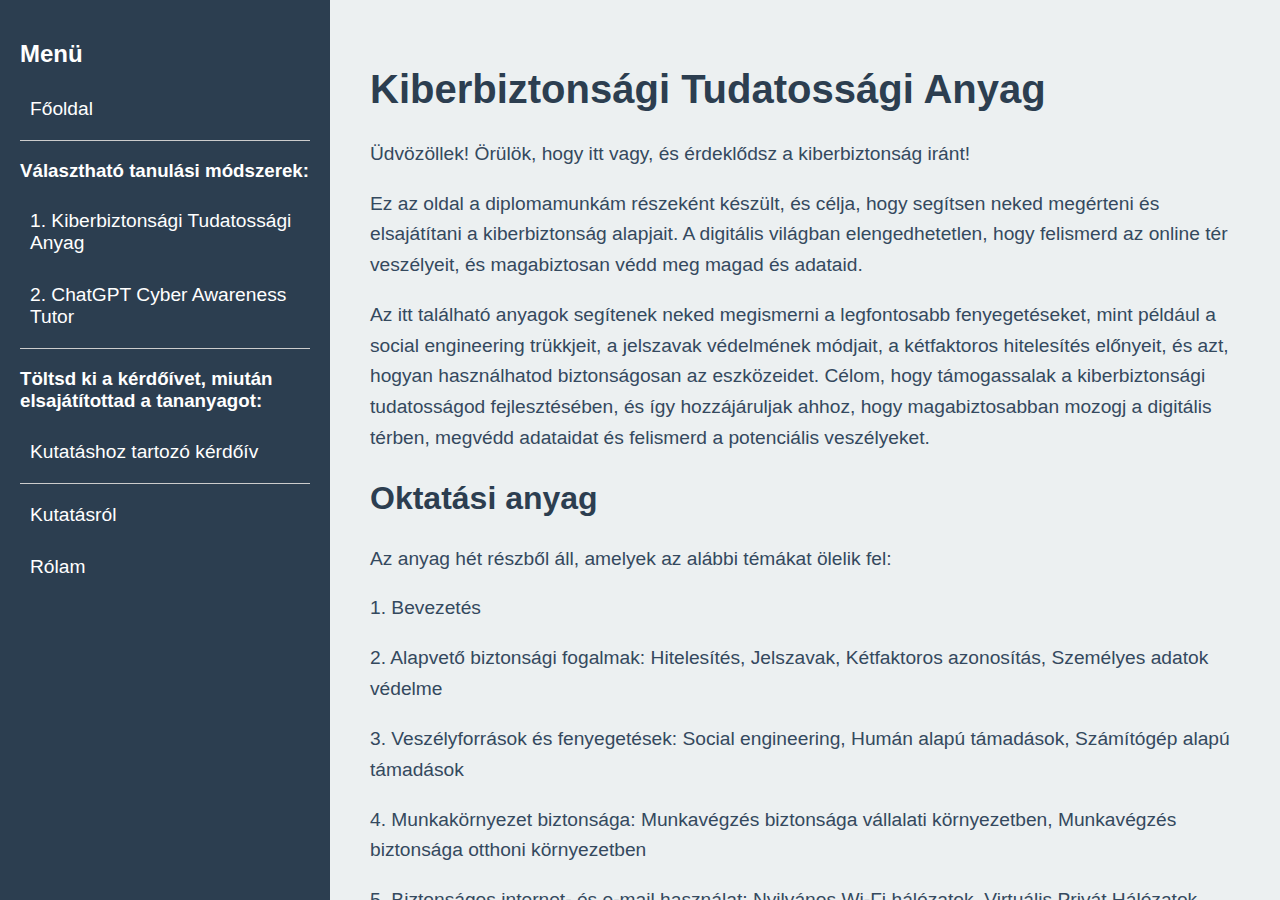
<file: index.html>
<!DOCTYPE html>
<html lang="en">
<head>

    <!-- Google tag (gtag.js) -->
    <script async src="https://www.googletagmanager.com/gtag/js?id=G-TZT1EW1GNY"></script>
    <script>
        window.dataLayer = window.dataLayer || [];
        function gtag(){dataLayer.push(arguments);}
        gtag('js', new Date());

        gtag('config', 'G-TZT1EW1GNY');
    </script>

    <!-- Cloudflare Web Analytics -->
    <script defer src='https://static.cloudflareinsights.com/beacon.min.js' data-cf-beacon='{"token": "919420273ae440da86cebc139578bb29"}'>
    </script>
    <!-- End Cloudflare Web Analytics -->

    <link rel="stylesheet" href="awareness-training-style.css">

    <meta charset="UTF-8">
    <meta name="viewport" content="width=device-width, initial-scale=1.0">
    <meta name="description" content="Welcome to my GitHub Pages site">
    <meta name="author" content="Your Name">
    <title>Főoldal | Kiberbiztonsági Tudatosság</title>
</head>
<body>

    <div class="container">
        <!-- Left side floating menu -->
        <div class="menu">
            <h2>Menü</h2>
            <a href="">Főoldal</a>
            <hr> <!-- Elválasztó vonal -->
            <h3>Választható tanulási módszerek:</h3> <!-- Cím -->
            <a href="awareness-training.html">1. Kiberbiztonsági Tudatossági Anyag</a>
            <a href="https://chatgpt.com/g/g-dtX6oPxpB-cyber-awareness-tutor">2. ChatGPT Cyber Awareness Tutor</a>
            <hr> <!-- Másik elválasztó vonal -->
            <h3>Töltsd ki a kérdőívet, miután elsajátítottad a tananyagot:</h3> <!-- Cím -->
            <a href="https://forms.office.com/Pages/ResponsePage.aspx?id=SLszAZD3YEWmTaxGpHL7vBLHMQZ1_nBIvK2gJZeGPF1UQ0hQNzJXN1gxNEIzODdTNzFDS1hKREs2NS4u">Kutatáshoz tartozó kérdőív</a>
            <hr>
            <a href="research.html">Kutatásról</a>
            <a href="about.html">Rólam</a>
        </div>

        <!-- Right side main content -->
        <div class="content" id="content">

            <h1>Kiberbiztonsági Tudatossági Anyag</h1>
            <p>Üdvözöllek! Örülök, hogy itt vagy, és érdeklődsz a kiberbiztonság iránt!</p>
            <p>Ez az oldal a diplomamunkám részeként készült, és célja, hogy segítsen neked megérteni és elsajátítani a kiberbiztonság alapjait. A digitális világban elengedhetetlen, hogy felismerd az online tér veszélyeit, és magabiztosan védd meg magad és adataid.</p>
            <p>Az itt található anyagok segítenek neked megismerni a legfontosabb fenyegetéseket, mint például a social engineering trükkjeit, a jelszavak védelmének módjait, a kétfaktoros hitelesítés előnyeit, és azt, hogyan használhatod biztonságosan az eszközeidet. Célom, hogy támogassalak a kiberbiztonsági tudatosságod fejlesztésében, és így hozzájáruljak ahhoz, hogy magabiztosabban mozogj a digitális térben, megvédd adataidat és felismerd a potenciális veszélyeket.</p>
            
            <h2>Oktatási anyag</h2>
            <p>Az anyag hét részből áll, amelyek az alábbi témákat ölelik fel:</p>
            <p>1. Bevezetés</p>
            <p>2. Alapvető biztonsági fogalmak: Hitelesítés, Jelszavak, Kétfaktoros azonosítás, Személyes adatok védelme</p>
            <p>3. Veszélyforrások és fenyegetések: Social engineering, Humán alapú támadások, Számítógép alapú támadások</p>
            <p>4. Munkakörnyezet biztonsága: Munkavégzés biztonsága vállalati környezetben, Munkavégzés biztonsága otthoni környezetben</p>
            <p>5. Biztonságos internet- és e-mail használat: Nyilvános Wi-Fi hálózatok, Virtuális Privát Hálózatok (VPN), Kommunikációs és közösségi média biztonsága</p>
            <p>6. Mobil eszközök biztonsága: Alkalmazások és rendszerfrissítések, Eszköz zárolása, Wi-Fi és Bluetooth, Biztonsági mentések készítése, Elvesztés vagy lopás esetén teendők</p>
            <p>7. Befejezés</p>
            <p>A teljes anyag tartalmát a Kiberbiztonsági Tudatossági Anyag oldalon éred el.</p>


            <h2>Tanulási lehetőségek</h2>

            <p>A tananyag elsajátítása két módon történhet:</p>
            
            <p><b>1. Szöveges anyag elolvasása:</b></p>

            <p>A teljes szöveges anyagot a baloldali menüben a "Kiberbiztonsági Tudatossági Anyag" menüpont alatt éred el.</p>
            <p>A teljes tananyag rendszerezett formában lefedi a kiberbiztonság alapjait és gyakorlati területeit (pl. social engineering, jelszavak kezelése, internetbiztonság). Szisztematikusan vezet végig a kiberbiztonsági témákon, biztosítva, hogy ne maradjon ki semmi fontos.</p>
            <p>Ez a módszer azoknak ajánlott, akik szeretik, ha egy előre meghatározott tanulási útmutató vezeti őket. A tananyag mélyebb, részletesebb ismereteket nyújt, ami elméleti és gyakorlati szempontból is alapos felkészülést biztosít</p>
            <p>A teljes tananyag bármikor újra elővehető, ha egy adott témát fel szeretnél frissíteni.</p>
            <p>A teljes tananyag feldolgozása nagyjából 3-4 órát vesz igénybe.</p>
            
            <p><b>2. ChatGPT-alapú interaktív tanulás:</b></p>

            <p>A ChatGPT Tutort a baloldali menüben a "ChatGPT Cyber Awareness Tutor" menüpont alatt éred el.</p>
            <p>Egy ChatGPT mentor sokféle tanuló számára hasznos lehet, különösen azoknak, akiknek a tanulási igényeihez rugalmas, interaktív és személyre szabott segítségre van szükség.</p>
            <p>Ezzel a módszerrel egy mesterséges intelligenciával folytatott beszélgetés során fedezheted fel a témákat. De mindenképpen ügyelj arra, hogy az össze témát feldolgozd, amit a tananyag tartalmaz.</p>
            <p>ChatGPT mentorod rugalmas, interaktív és személyre szabott tanulást biztosít. Azonnali válaszokat kapsz bármilyen szinten, és szimulációkkal, kvízekkel is segíti a tudásod elmélyítését.</p>
            <p>Tudsz a tutorral magyarul és angolul is kommunikálni.</p>
            <p>ChatGPT-vel gyorsabban haladhatsz, mert interaktívan koncentrálhatsz a számodra legfontosabb részekre, így a teljes tananyag feldolgozása ChatGPT-vel maximum 2 órát (vagy ha volt előzetes ismereted, akkor ennél kevesebbet) vesz igénybe.</p>
            <p><b>Figyelem!</b> A ChatGPT csak regisztráció után használható. Az OpenAI a regisztrált felhasználók számára viszont csak korlátozott hozzáférést biztosít az egyéni GPT-khez. A korlátozott hozzáférés abban mutatkozik meg, hogy egy bizonyos idő vagy generált válasz mennyisége után nem lehet üzenetet küldeni az egyéni GPT-knek. A szövegdoboz felett egy figyelmeztető szöveg is megjelenik: <i>„Elérted a GPT-használatra vonatkozó korlátod. Bővíts a ChatGPT Plusra, vagy próbáld újra 12:34 után.”</i></p>

            <h2>Kérdőív kitöltése</h2>

            <p>A kérdőívet a baloldali menüben a "Kutatáshoz tartozó kérdőív" menüpont alatt éred el.</p>
            <p>Miután elsajátítottad az oktatási anyagot az írott anyag elolvasásával vagy a ChatGPT Tutorral folytatott beszélgetés során, kérjük, töltsd ki a kérdőívet. <u>Ha a ChatGPT Tutort választod, ügyelj arra, hogy minden témakört alaposan átbeszélj!</u></p>

            <button onclick="topFunction()" id="myBtn" title="Go to top">▲</button>

        </div>
    </div>

    <script>
        // Get the button and the target container
        const mybutton = document.getElementById("myBtn");
        const contentDiv = document.getElementById("content");
    
        // Add a scroll event listener to the specific div
        contentDiv.onscroll = function () {
            scrollFunction();
        };
    
        function scrollFunction() {
            if (contentDiv.scrollTop > 20) { // Check the scroll position of the div
                mybutton.style.display = "block"; // Show button when scrolled 20px down
            } else {
                mybutton.style.display = "none"; // Hide button otherwise
            }
        }
    
        // Scroll to the top of the specific div on button click
        function topFunction() {
            contentDiv.scroll({ top: 0, behavior: "smooth" }); // Smooth scroll to top
        }
    </script>

</body>

</html>
</file>
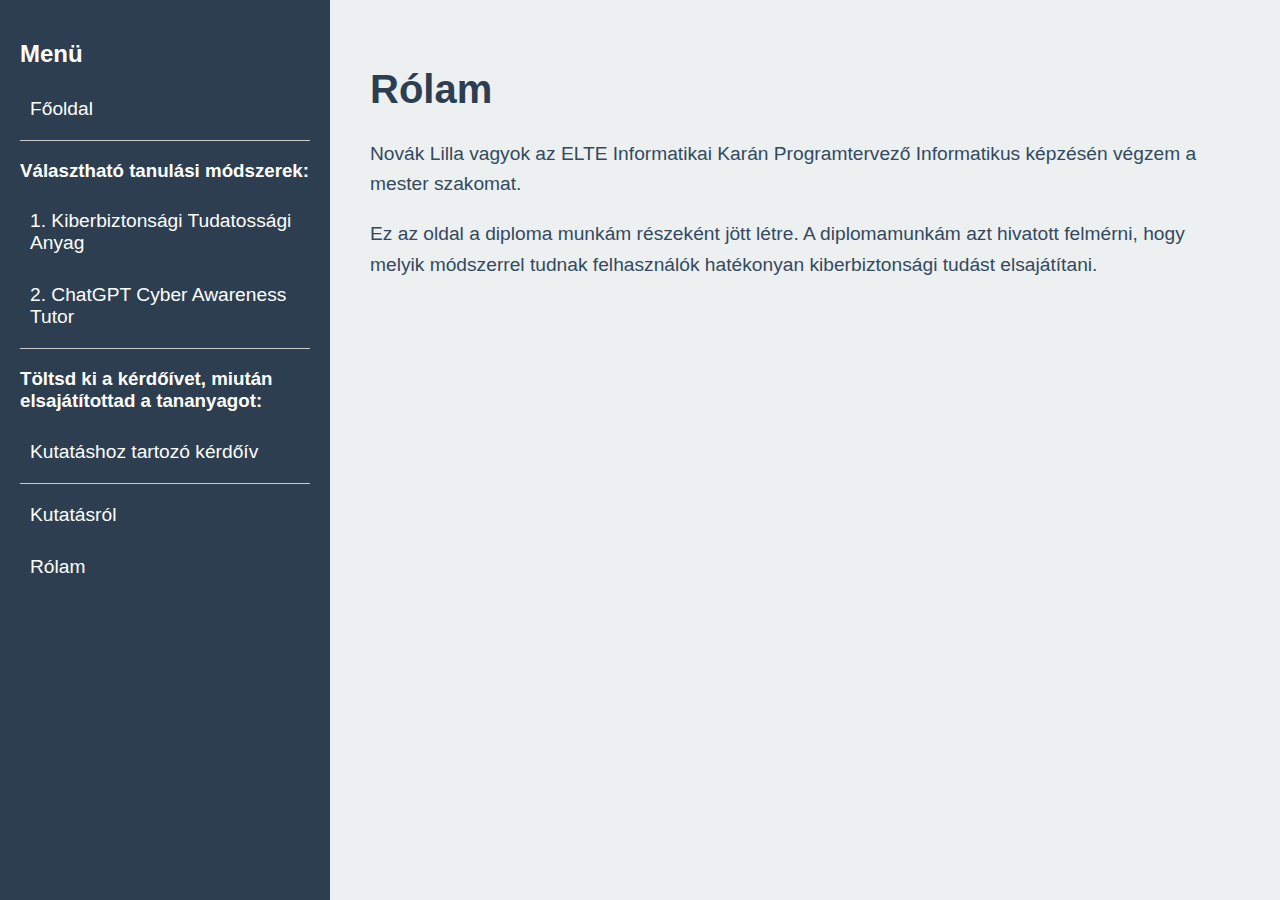
<file: about.html>
<!DOCTYPE html>
<html lang="en">
<head>

    <!-- Google tag (gtag.js) -->
    <script async src="https://www.googletagmanager.com/gtag/js?id=G-TZT1EW1GNY"></script>
    <script>
        window.dataLayer = window.dataLayer || [];
        function gtag(){dataLayer.push(arguments);}
        gtag('js', new Date());

        gtag('config', 'G-TZT1EW1GNY');
    </script>

    <!-- Cloudflare Web Analytics -->
    <script defer src='https://static.cloudflareinsights.com/beacon.min.js' data-cf-beacon='{"token": "919420273ae440da86cebc139578bb29"}'>
    </script>
    <!-- End Cloudflare Web Analytics -->

    <link rel="stylesheet" href="awareness-training-style.css">

    <meta charset="UTF-8">
    <meta name="viewport" content="width=device-width, initial-scale=1.0">
    <meta name="description" content="Welcome to my GitHub Pages site">
    <meta name="author" content="Your Name">
    <title>Rólam | Kiberbiztonsági Tudatosság</title>
</head>
<body>

    <div class="container">
        <!-- Left side floating menu -->
        <div class="menu">
            <h2>Menü</h2>
            <a href="index.html">Főoldal</a>
            <hr> <!-- Elválasztó vonal -->
            <h3>Választható tanulási módszerek:</h3> <!-- Cím -->
            <a href="awareness-training.html">1. Kiberbiztonsági Tudatossági Anyag</a>
            <a href="https://chatgpt.com/g/g-dtX6oPxpB-cyber-awareness-tutor">2. ChatGPT Cyber Awareness Tutor</a>
            <hr> <!-- Másik elválasztó vonal -->
            <h3>Töltsd ki a kérdőívet, miután elsajátítottad a tananyagot:</h3> <!-- Cím -->
            <a href="https://forms.office.com/Pages/ResponsePage.aspx?id=SLszAZD3YEWmTaxGpHL7vBLHMQZ1_nBIvK2gJZeGPF1UQ0hQNzJXN1gxNEIzODdTNzFDS1hKREs2NS4u">Kutatáshoz tartozó kérdőív</a>
            <hr>
            <a href="research.html">Kutatásról</a>
            <a href="">Rólam</a>
        </div>

        <!-- Right side main content -->
        <div class="content">
            <h1>Rólam</h1>
            <p>Novák Lilla vagyok az ELTE Informatikai Karán Programtervező Informatikus képzésén végzem a mester szakomat.</p>
            <p>Ez az oldal a diploma munkám részeként jött létre. A diplomamunkám azt hivatott felmérni, hogy melyik módszerrel tudnak felhasználók hatékonyan kiberbiztonsági tudást elsajátítani.</p>
        </div>
    </div>

</body>
</html>
</file>
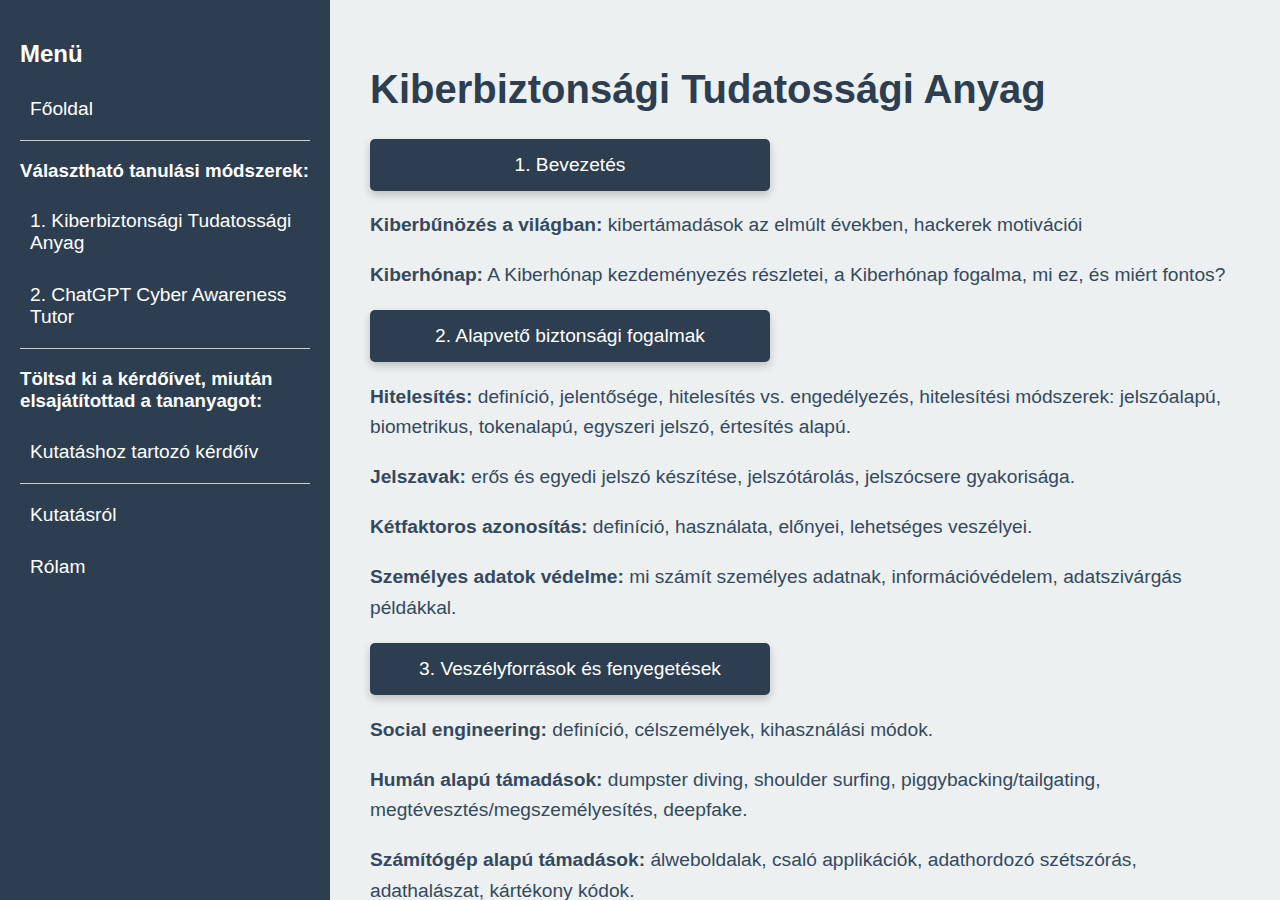
<file: awareness-training.html>
<!DOCTYPE html>
<html lang="en">
<head>

    <!-- Google tag (gtag.js) -->
    <script async src="https://www.googletagmanager.com/gtag/js?id=G-TZT1EW1GNY"></script>
    <script>
        window.dataLayer = window.dataLayer || [];
        function gtag(){dataLayer.push(arguments);}
        gtag('js', new Date());

        gtag('config', 'G-TZT1EW1GNY');
    </script>
    
    <!-- Cloudflare Web Analytics -->
    <script defer src='https://static.cloudflareinsights.com/beacon.min.js' data-cf-beacon='{"token": "919420273ae440da86cebc139578bb29"}'>
    </script>
    <!-- End Cloudflare Web Analytics -->

    <meta charset="UTF-8">
    <meta name="viewport" content="width=device-width, initial-scale=1.0">
    <meta name="description" content="Welcome to my GitHub Pages site">
    <meta name="author" content="Your Name">
    <title>Kiberbiztonsági Tudatossági Anyag | Kiberbiztonsági Tudatosság</title>
    <style>
        body {
            margin: 0;
            padding: 0;
            font-family: Arial, sans-serif;
        }

        /* Overall layout: two columns */
        .container {
            display: flex;
            height: 100vh;
        }

        /* Left side menu */
        .menu {
            width: 25%;
            background-color: #2c3e50;
            padding: 20px;
            box-shadow: 2px 0 5px rgba(0, 0, 0, 0.1);
            color: white;
        }

        .menu h2 {
            color: white;
            font-size: 1.5em;
            margin-bottom: 20px;
        }

        .menu a {
            display: block;
            color: white;
            text-decoration: none;
            font-size: 1.2em;
            margin: 10px 0;
            padding: 10px;
            border-radius: 5px;
        }

        .menu a:hover {
            background-color: #34495e;
        }

        hr {
            border: none;
            border-top: 1px solid #ccc;
            margin: 10px 0;
        }

        /* Right side content */
        .content {
            width: 75%;
            padding: 40px;
            background-color: #ecf0f1;
            overflow-y: auto;
        }

        .content h1 {
            color: #2c3e50;
            font-size: 2.5em;
        }

        .content h2 {
            color: #2c3e50;
            font-size: 2em;
        }

        .content h3 {
            color: #2c3e50;
            font-size: 1.75em;
        }

        .content h4 {
            color: #2c3e50;
            font-size: 1.5em;
        }

        .content h5 {
            color: #2c3e50;
            font-size: 1.25em;
        }

        .content h1 h2 h3 h4 h5{
            color: #2c3e50;
            font-weight: bold;
            margin-top: 0.5em;
            margin-bottom: 0.5em;
        }

        .content p {
            color: #34495e;
            font-size: 1.2em;
            line-height: 1.6em;
        }

        ul {
            margin: 0;
            padding-left: 20px;
            list-style-type: none;
            font-family: Arial, sans-serif;
            font-size: 1.2em;
            color: #34495e;
        }

        li {
            margin-bottom: 10px;
            padding-left: 10px;
            line-height: 1.5;
            position: relative;
        }

        li::before {
            content: "•";
            color: #2c3e50;
            font-size: 1.2em;
            margin-right: 8px;
            vertical-align: middle;
        }
        .button {
            display: flex;
            justify-content: left;
            margin-top: 20px;
        }

        .link-button {
            display: inline-block;
            width: 400px;
            padding: 15px 0;
            font-size: 1.2em;
            color: white;
            background-color: #2c3e50;
            text-decoration: none;
            border-radius: 5px;
            box-shadow: 0 4px 8px rgba(0, 0, 0, 0.2);
            transition: background-color 0.3s;
            text-align: center;
        }

        .link-button:hover {
            background-color: #34495e;
        }

        #myBtn {
            position: absolute;
            display: none;
            position: fixed;
            bottom: 20px;
            right: 30px;
            z-index: 99;
            font-size: 18px;
            border: none;
            outline: none;
            background-color: #2c3e50;
            color: white;
            cursor: pointer;
            padding: 15px;
            border-radius: 4px;
        }

        #myBtn:hover {
            background-color: #34495e;
        }

    </style>
</head>
<body>

    <div class="container">
        <!-- Left side floating menu -->
        <div class="menu">
            <h2>Menü</h2>
            <a href="index.html">Főoldal</a>
            <hr> <!-- Elválasztó vonal -->
            <h3>Választható tanulási módszerek:</h3> <!-- Cím -->
            <a href="">1. Kiberbiztonsági Tudatossági Anyag</a>
            <a href="https://chatgpt.com/g/g-dtX6oPxpB-cyber-awareness-tutor">2. ChatGPT Cyber Awareness Tutor</a>
            <hr> <!-- Másik elválasztó vonal -->
            <h3>Töltsd ki a kérdőívet, miután elsajátítottad a tananyagot:</h3> <!-- Cím -->
            <a href="https://forms.office.com/Pages/ResponsePage.aspx?id=SLszAZD3YEWmTaxGpHL7vBLHMQZ1_nBIvK2gJZeGPF1UQ0hQNzJXN1gxNEIzODdTNzFDS1hKREs2NS4u">Kutatáshoz tartozó kérdőív</a>
            <hr>
            <a href="research.html">Kutatásról</a>
            <a href="about.html">Rólam</a>
        </div>

        <!-- Right side main content -->
        <div class="content" id="content">
            <h1>Kiberbiztonsági Tudatossági Anyag</h1>
            
            <div class="button">
                <a href="awareness-training_introduction.html" class="link-button">1. Bevezetés</a>
            </div>

            <p><b>Kiberbűnözés a világban:</b> kibertámadások az elmúlt években, hackerek motivációi</p>
            <p><b>Kiberhónap:</b> A Kiberhónap kezdeményezés részletei, a Kiberhónap fogalma, mi ez, és miért fontos?</p>
            
            <div class="button">
                <a href="awareness-training_fundamentals.html" class="link-button">2. Alapvető biztonsági fogalmak</a>
            </div>

            <p><b>Hitelesítés:</b> definíció, jelentősége, hitelesítés vs. engedélyezés, hitelesítési módszerek: jelszóalapú, biometrikus, tokenalapú, egyszeri jelszó, értesítés alapú.</p>
            <p><b>Jelszavak:</b> erős és egyedi jelszó készítése, jelszótárolás, jelszócsere gyakorisága.</p>
            <p><b>Kétfaktoros azonosítás:</b> definíció, használata, előnyei, lehetséges veszélyei.</p>
            <p><b>Személyes adatok védelme:</b> mi számít személyes adatnak, információvédelem, adatszivárgás példákkal.</p>

            <div class="button">
                <a href="awareness-training_threats.html" class="link-button">3. Veszélyforrások és fenyegetések</a>
            </div>

            <p><b>Social engineering:</b> definíció, célszemélyek, kihasználási módok.</p>
            <p><b>Humán alapú támadások:</b> dumpster diving, shoulder surfing, piggybacking/tailgating, megtévesztés/megszemélyesítés, deepfake.</p>
            <p><b>Számítógép alapú támadások:</b> álweboldalak, csaló applikációk, adathordozó szétszórás, adathalászat, kártékony kódok.</p>

            <div class="button">
                <a href="awareness-training_work-environment.html" class="link-button">4. Munkakörnyezet biztonsága</a>
            </div>

            <p><b>Munkavégzés biztonsága vállalati környezetben:</b> tiszta asztalra vonatkozó irányelvek: számítógép lezárása, dokumentumok megfelelő kezelése; tiszta asztal politika előnyei.</p>
            <p><b>Munkavégzés biztonsága otthoni környezetben:</b> tiszta asztal politika betartása otthon, otthoni hálózat.</p>

            <div class="button">
                <a href="awareness-training_internet-and-emails.html" class="link-button">5. Biztonságos internet- és e-mail használat</a>
            </div>

            <p><b>Nyilvános Wi-Fi hálózatok:</b> definíció, kockázatok, védekezés.</p>
            <p><b>Virtuális Privát Hálózatok (VPN):</b>, definíció, nyilvános Wi-Fi védelme, előnyök, korlátok.</p>
            <p><b>Kommunikációs és közösségi média biztonsága:</b> digitális lábnyom, gyakori social media átverések: romantikus csalások, befektetési és kriptovalutás csalások, üzleti levél csalások, nyereményjátékok, online vásárlás és aukciós átverések, egzotikus levelek, álhírek.</p>

            <div class="button">
                <a href="awareness-training_mobil-devices.html" class="link-button">6. Mobil eszközök biztonsága</a>
            </div>

            <p><b>Alkalmazások és rendszerfrissítések:</b> rendszeres frissítések, alkalmazásengedélyek felügyelete, anti-malware alkalmazások használata.</p>
            <p><b>Eszköz zárolása:</b> zárolt képernyő alkalmazása, értesítések kezelése zárolt képernyőn.</p>
            <p><b>Wi-Fi és Bluetooth:</b> nyilvános Wi-Fi használat kerülése, automatikus csatlakozás kikapcsolása.</p>
            <p><b>Biztonsági mentések készítése</b></p>
            <p><b>Elvesztés vagy lopás esetén teendők</b></p>

            <div class="button">
                <a href="awareness-training_summary.html" class="link-button">7. Befejezés</a>
            </div>

            <button onclick="topFunction()" id="myBtn" title="Go to top">▲</button>

        </div>
    </div>

    <script>
        // Get the button and the target container
        const mybutton = document.getElementById("myBtn");
        const contentDiv = document.getElementById("content");
    
        // Add a scroll event listener to the specific div
        contentDiv.onscroll = function () {
            scrollFunction();
        };
    
        function scrollFunction() {
            if (contentDiv.scrollTop > 20) { // Check the scroll position of the div
                mybutton.style.display = "block"; // Show button when scrolled 20px down
            } else {
                mybutton.style.display = "none"; // Hide button otherwise
            }
        }
    
        // Scroll to the top of the specific div on button click
        function topFunction() {
            contentDiv.scroll({ top: 0, behavior: "smooth" }); // Smooth scroll to top
        }
    </script>

</body>
</html>
</file>
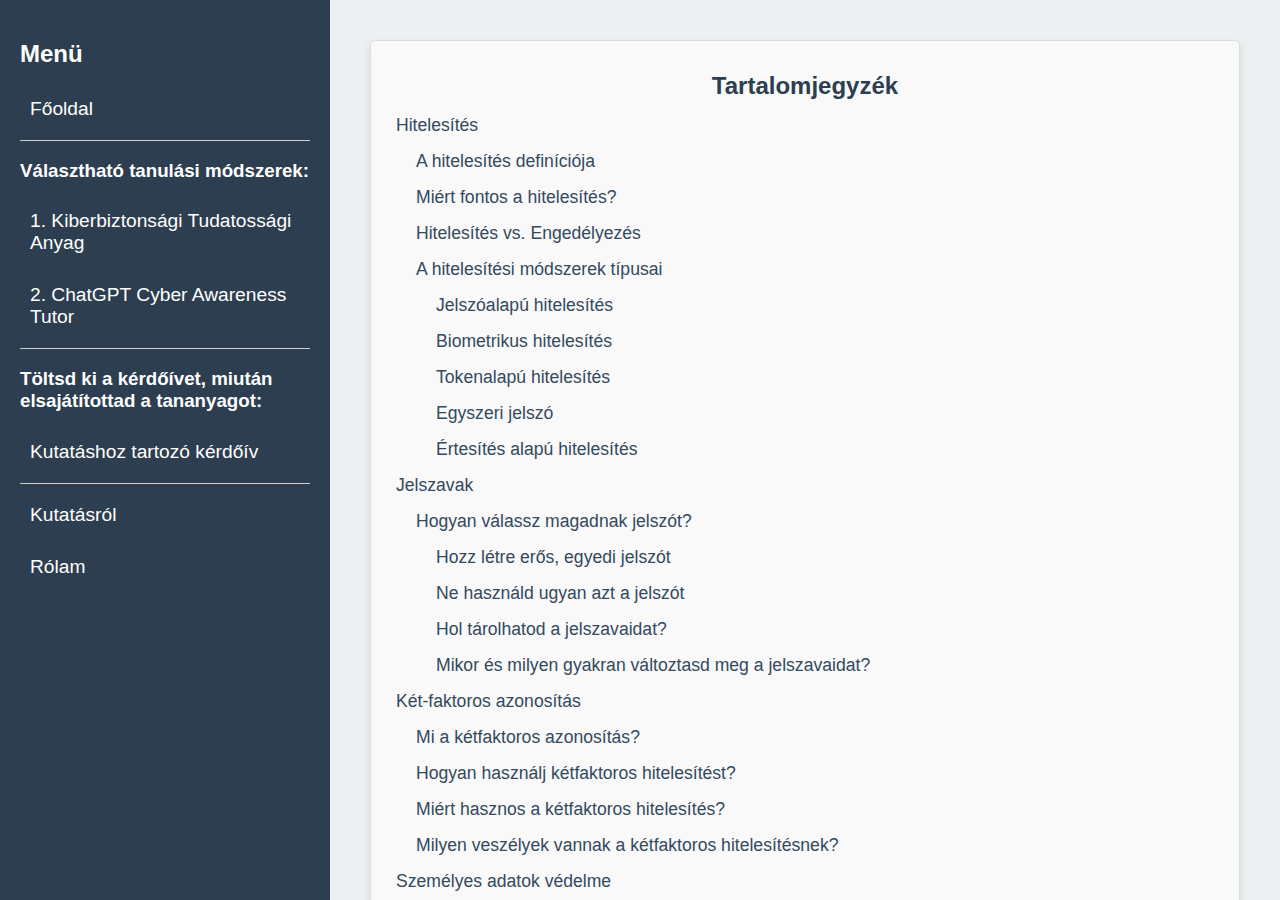
<file: awareness-training_fundamentals.html>
<!DOCTYPE html>
<html lang="en">
<head>

    <!-- Google tag (gtag.js) -->
    <script async src="https://www.googletagmanager.com/gtag/js?id=G-TZT1EW1GNY"></script>
    <script>
        window.dataLayer = window.dataLayer || [];
        function gtag(){dataLayer.push(arguments);}
        gtag('js', new Date());

        gtag('config', 'G-TZT1EW1GNY');
    </script>
    
    <!-- Cloudflare Web Analytics -->
    <script defer src='https://static.cloudflareinsights.com/beacon.min.js' data-cf-beacon='{"token": "919420273ae440da86cebc139578bb29"}'>
    </script>
    <!-- End Cloudflare Web Analytics -->

    <link rel="stylesheet" href="awareness-training-style.css">

    <meta charset="UTF-8">
    <meta name="viewport" content="width=device-width, initial-scale=1.0">
    <meta name="description" content="Welcome to my GitHub Pages site">
    <meta name="author" content="Your Name">
    <title>Alapvető biztonsági fogalmak | Kiberbiztonsági Tudatosság</title>
</head>
<body>

    <div class="container">
        <!-- Left side floating menu -->
        <div class="menu">
            <h2>Menü</h2>
            <a href="index.html">Főoldal</a>
            <hr> <!-- Elválasztó vonal -->
            <h3>Választható tanulási módszerek:</h3> <!-- Cím -->
            <a href="awareness-training.html">1. Kiberbiztonsági Tudatossági Anyag</a>
            <a href="https://chatgpt.com/g/g-dtX6oPxpB-cyber-awareness-tutor">2. ChatGPT Cyber Awareness Tutor</a>
            <hr> <!-- Másik elválasztó vonal -->
            <h3>Töltsd ki a kérdőívet, miután elsajátítottad a tananyagot:</h3> <!-- Cím -->
            <a href="https://forms.office.com/Pages/ResponsePage.aspx?id=SLszAZD3YEWmTaxGpHL7vBLHMQZ1_nBIvK2gJZeGPF1UQ0hQNzJXN1gxNEIzODdTNzFDS1hKREs2NS4u">Kutatáshoz tartozó kérdőív</a>
            <hr>
            <a href="research.html">Kutatásról</a>
            <a href="about.html">Rólam</a>
        </div>

        <!-- Right side main content -->
        <div class="content" id="content">

            <div class="table-of-contents" id="table-of-contents">
                <h1>Tartalomjegyzék</h1>
            </div>

            <h1>Alapvető biztonsági fogalmak</h1>

            <h2>Hitelesítés</h2>

            <h3>A hitelesítés definíciója</h3>

            <p>Azt a folyamatot, amikor bejelentkezel az online fiókjaidba, hitelesítésnek hívjuk. Ez a bejelentkezési folyamat azt bizonyítja a szolgáltatásnak, hogy tényleg az vagy, akinek mondod magad.</p>
            <p>A hitelesítési folyamat a vállalatoknál, pedig gondoskodik arról, hogy csak a megfelelő engedélyekkel rendelkező személyek, szolgáltatások és alkalmazások használhassák a szervezeti erőforrásokat.</p>
            <p>Hagyományosan felhasználónévvel és jelszóval történik a hitelesítés, de sajnos ez nem túl jó módszer erre. A felhasználóneveket gyakran könnyű kitalálni, főleg, ha az email címedet használod és mivel a jelszavakat nehéz megjegyezni, az emberek általában egyszerűeket választanak, vagy ugyanazt a jelszót használják számos különböző webhelyen.</p>

            <h3>Miért fontos a hitelesítés?</h3>

            <p>A rosszindulatú szereplők első számú prioritása, hogy jogosulatlan hozzáférést szerezzenek a rendszerekhez, alkalmazásokhoz. Teszik ezt úgy, hogy ellopják a hozzáféréssel rendelkező felhasználók felhasználónevét és jelszavát.</p>
            <p>A hitelesítés azért fontos, mert segít megvédeni a rendszereket, adatokat, hálózatokat, webhelyeket és alkalmazásokat a támadásoktól.</p>
            <p>Ha a hitelesítési folyamatok gyengék, a támadók könnyebben feltörhetik a fiókokat, akár az egyéni jelszavak kitalálásával, akár úgy, hogy megtévesztéssel a hitelesítő adataik átadására veszik rá az embereket.</p>

            <h3>Hitelesítés vs. Engedélyezés</h3>

            <p>Habár a hitelesítés és az engedélyezés kifejezést gyakran egymással felcserélhető módon használják, két egymáshoz kapcsolódó, mégis különálló dologról van szó. A hitelesítés azt erősíti meg, hogy a bejelentkező felhasználó valóban az, akinek mondja magát, míg az engedélyezés azt ellenőrzi, hogy a felhasználó rendelkezik-e a megfelelő engedélyekkel a kívánt rendszerek, alkalmazások vagy információk eléréséhez.</p>

            <h3>A hitelesítési módszerek típusai</h3>

            <p>A modern hitelesítés esetében a legtöbb alkalmazás már nem csak felhasználónév és jelszó megadását követeli meg, mivel a rosszindulatú szereplők sokat fejlődtek a jelszavak ellopása terén, a biztonsági közösség számos új módszert is kifejlesztett az identitások védelmére.</p>

            <h4>Jelszóalapú hitelesítés</h4>

            <p>A hitelesítés leggyakoribb formája a jelszóalapú hitelesítés. Számos alkalmazás és szolgáltatás megköveteli, hogy a felhasználók számok, betűk és szimbólumok kombinációját tartalmazó jelszavakat hozzanak létre, így csökkentve annak kockázatát, hogy egy rosszindulatú szereplő kitalálja őket.</p>
            <p>A jelszavak azonban biztonsági és használhatósági problémákat is felvetnek. A felhasználóknak nehezükre esik minden egyes online fiókjukhoz egyedi jelszót létrehozni és megjegyezni, ezért gyakran használják fel újra a jelszavakat. A támadók pedig különféle taktikákat használnak arra, hogy kitalálják vagy ellopják a jelszavakat, vagy rávegyék a felhasználókat a jelszavak megosztására. Emiatt a szervezetek a jelszavakról más, biztonságosabb hitelesítési formákra állnak át.</p>
            
            <h4>Biometrikus hitelesítés</h4>

            <p>A biometrikus hitelesítés során a felhasználók a személyazonosságukat biometrikus funkciók használatával igazolják. Sokan például az ujjlenyomatukat vagy az arcukat használva jelentkeznek be a telefonjukra, egyes számítógépek pedig arc- vagy retinaszkenneléssel állapítják meg a felhasználók személyazonosságát. A biometrikus adatok ráadásul egy adott eszközhöz kapcsolódnak, így a támadók nem használhatják őket anélkül, hogy hozzáférést szereznének az eszközhöz. A hitelesítésnek ez a típusa egyre népszerűbb, mert a felhasználóknak – mivel nem kell semmit sem megjegyezniük – egyszerű használatot tesz lehetővé, a rosszindulatú szereplőknek pedig megnehezíti a lopást – ez a típus így biztonságosabb a jelszavaknál.</p>

            <h4>Tokenalapú hitelesítés</h4>

            <p>A tokenalapú hitelesítés során egy eszköz, például telefon és a rendszer 30 másodpercenként egy új egyedi számot, azaz időalapú egyszeri PIN-kódot (TOTP) hoz létre. Ha a számok egyeznek, a rendszer megállapítja, hogy az eszközt valóban az adott felhasználó használja.</p>

            <h4>Egyszeri jelszó</h4>

            <p>Az egyszeri jelszavak (OTP) olyan kódok, amelyek egy adott bejelentkezési eseményhez jönnek létre, és röviddel a kibocsátásuk után lejárnak. A kézbesítésük általában SMS-ben vagy e-mailben keresztül történik.</p>

            <h4>Értesítés alapú hitelesítés</h4>

            <p>Egyes alkalmazások és szolgáltatások telefonos értesítéseket használnak a felhasználók hitelesítéséhez. Ezekben az esetekben a felhasználók egy üzenetet kapnak a telefonjukra, amely arra kéri őket, hogy hagyják jóvá vagy utasítsák el a hozzáférési kérelmet. Mivel néha előfordul, hogy a felhasználók véletlenül hagynak jóvá ilyen értesítéseket, amikor megpróbálnak bejelentkezni az értesítést küldő szolgáltatásokba, ezt a módszert néha egyszeri jelszavas módszerrel kombinálják. Egyszeri jelszó használata esetében a rendszer létrehoz egy egyedi számot, amelyet a felhasználónak meg kell adnia. Például, ha egy számítógépes alkalmazásba szeretnénk bejelentkezni, akkor a bejelentkezési adatok megadása után megjelenik egy szám a képernyőn, amit a felhasználónak a telefonján telepített hitelesítő alkalmazásban kell megadnia jóváhagyás után. Ez ellenállóbbá teszi a hitelesítést az adathalászattal szemben.</p>

            <h2>Jelszavak</h2>

            <p><b>A jelszó olyan, mint egy fogkefe, válassz egy jót, ne oszd meg senkivel és cseréld rendszeresen.</b></p>
            <p>A jelszavak használata a hozzáférés-kezelés alapvető eszköze, az informatikai biztonság egyik meghatározó része. Jó, ha minden ember tisztában van a jelszavak fontosságával és a nem megfelelő jelszókezelés következményeivel, mert például egy rosszul megválasztott, könnyen kitalálható jelszó nemcsak a jelszó tulajdonosára, hanem a munkahelyének informatikai rendszerére is negatív következményekkel járhat.</p>
            <p>Elég hihetetlen, de még az erősnek tartott, összetettebb, nyolckarakteres jelszót is fel lehet törni öt és fél óra alatt, ezért azt javasoljuk, hogy minél hosszabb legyen a jelszavad. Érdemes például egy számodra sokatmondó mondatot választani és azok kezdőbetűit használni jelszóként.</p>
            <p>Pont ezért is hozták létre a Jelszavak világnapját, amit 2013 óta minden május első csütörtökjén tartanak. Nagy technológiai cégek, köztük a Microsoft, az Intel és a Samsung is támogatja a jelszavak világnapját. Így szeretnék felhívni a felhasználók figyelmét arra, mennyire fontos, hogy erős, ne egyforma jelszavakat válasszanak különféle netes hozzáféréseikhez és azokat gyakran változtassák.</p>

            <h3>Hogyan válassz magadnak jelszót?</h3>
            
            <h4>Hozz létre erős, egyedi jelszót</h4>

            <p>Hozz létre egy legalább 16 karakter hosszú jelszót, amely kis- és nagybetűk, számok és speciális karakterek (!"#$%&'()*+,-./:;<=>?@[\]^_`{|}~) kombinációját tartalmazza. Érdemes minden karaktertípusból minimum 3-at választani.</p>
            <p>Minél több karakterből áll a jelszavad, annál nehezebb dolguk van a támadóknak, hiszen annál hosszabb ideig tart nekik kitalálni a jelszavad, ha kitalálásos (brute force) támadást alkalmaznak.</p>
            <p>Ne használj szótári alapú szavakat a jelszavakban. Mivel a brute force támadásoknál a támadók gyakran felhasználnak olyan listákat, amelyek összegyűjtik a leggyakrabban használt szótári alakú szavakat, illetve leggyakrabban alkalmazott jelszavakat, ezért mindenképpen kerüld a könnyen kitalálható szavakat a jelszavadban. Például a „jelszo”, „password”, „qwerty”, „qwertz”, vagy „Budapest” vagy ezek számokkal kiegészített változatai.</p>
            <p>Ne válassz könnyen kitalálható információt, például születésnapokat, rokonok vagy háziállatok neveit vagy közismert szavakat a jelszavadba. Illetve a jelszó nem tartalmazza az egész vagy egy felismerhető részét a felhasználónévnek vagy a saját nevednek. Ha a támadó nyomozni kezd utánad és ezek az információk nyilvánosan elérhetők bárki számára az interneten, akkor egyszerű dolga lesz a támadónak a jelszavad kitalálásában.</p>
            <p>A fent kifejtett rossz gyakorlatok helyett használj valamilyen jelszó-kifejezést vagy véletlenszerű karakterkombinációt a nagyobb biztonság érdekében. Érdemes például egy számodra sokatmondó mondatot vagy kifejezést választani, amit könnyen meg tudsz jegyezni és ezek kezdőbetűit felhasználni a jelszavadhoz. Például tegyük fel, hogy a kedvenc versed a Mama József Attilától. A vers első két sora így hangzik: „Már egy hete csak a mamára gondolok mindig, meg-megállva.” Ezt jelszóvá alakítani például így lehet: <b>M</b>ár <b>1</b> <b>h</b>ete <b>c</b>sak <b>a</b> <b>m</b>amára <b>g</b>ondolok <b>m</b>indig<b>,</b> <b>M</b>eg<b>-</b><b>M</b>eg <b>A*</b>llva -> M1hcamgm,M-MA*</p>

            <h4>Ne használd ugyan azt a jelszót</h4>

            <p>A jelszavakat minden alkalommal másképp állítsd be, amikor megváltoztatod őket, ne csak egy számot vagy karaktert változtass meg.</p>
            <p>Minden felhasználói fiókhoz, rendszerhez és alkalmazáshoz különböző jelszót használj. A jelszavak újrafelhasználása növeli a biztonsági sérülések kockázatát.</p>
            <p>Gondolj bele, ha mindenhová ugyanazzal az e-mail címmel és jelszóval lépsz be, és van egy alkalmazás vagy weboldal, ami nem fordít akkora figyelmet a biztonságra, mint például a netbankod. Ha feltörik az egyik fiókodat, vagy megtámadják azt a kevésbé biztonságos alkalmazást, és ott kiszivárog a jelszavad, a hackerek ezt a jelszót felhasználhatják más fiókjaid elleni támadásokhoz is.</p>

            <h4>Hol tárolhatod a jelszavaidat?</h4>

            <p>Soha ne oszd meg senkivel a jelszavaidat! Főleg ne írd fel post-it cetlikre és ragaszd olyan helyre, ahol más is láthatja. Soha ne készíts semmilyen titkosítatlan dokumentumot vagy szöveges fájlt, ahova felírod a jelszavaidat.</p>
            <p>Helyette használj jelszókezelőt. Válassz egy megbízható jelszókezelő alkalmazást, a legtöbb jelszókezelő már nem csak biztonságosan eltárolja a jelszavaidat, de generálni is tud jelszavakat a számodra. Ez által összetett és egyedi jelszavakat hozhatsz létre, tárolhatsz és tölthetsz ki automatikusan, megkönnyítve ezzel a megfelelő jelszóhigiénia betartását.</p>

            <h4>Mikor és milyen gyakran változtasd meg a jelszavaidat?</h4>

            <p>Mindig változtasd meg az eszközök alapértelmezett jelszavát.</p>
            <p>Ajánlott rendszeresen, nagyjából 3-4 havonta jelszót változtatni, de ha úgy gondolod, hogy valaki megszerezte a jelszavad, akkor mindenképpen azonnal változtasd meg!</p>
            <p>Jelszóváltoztatáskor érdemes olyan új jelszót választani, ami nem egyezik meg semelyik másik utolsó 5-10 jelszavaddal, és ne csak egy számot vagy karaktert változtass meg a jelszavadban.</p>

            <h2>Két-faktoros azonosítás</h2>

            <h3>Mi a kétfaktoros azonosítás?</h3>

            <p>Az a többtényezős hitelesítés, amikor a korábban említett hitelesítési típusok közül (jelszó alapú, biometrikus, token alapú, stb.) többet is alkalmazunk egyszerre.</p>
            <p><b>A kétfaktoros hitelesítés a többtényezős hitelesítésnek az a típusa, amely két hitelesítési formát követel meg.</b></p>
            <p>A fiókfeltörések megakadályozásának egyik legjobb módja, ha legalább két hitelesítési módszert követel meg a folyamat, amelyek között a korábban felsorolt módszerek bármelyike szerepelhet. Hatékony megoldás, ha az alábbiak közül bármelyik két dolgot követeljük meg:</p>
            <ol>
                <li>Valami, amit a felhasználó ismer, általában egy jelszó</li>
                <li>Valami, aminek a felhasználó a birtokában van, például egy nem könnyen duplikálható, megbízható eszköz (telefon)</li>
                <li>Valami, ami a felhasználó jellemzője, például ujjlenyomat- vagy arcszkennelés</li>
            </ol>
            <p>Például amellett, hogy jelszót (valami, amit a felhasználó ismer) használunk, egy egyszeri jelszavas hitelesítést is beállítunk, azaz egy kódot kapunk SMS-ben egy megbízható eszközre (valami, aminek a felhasználó a birtokában van), mielőtt engedélyezné a hozzáférést a rendszer vagy alkalmazás.</p>
            <p>Ha azonban valaki más megpróbál bejelentkezni azt tettetve, hogy te vagy, akkor meg kell adnia a felhasználóneved, jelszavad, és amikor a rendszer rákérdez a második tényezőre, elakad! Hacsak nincs nálunk a te telefonod, nem tudják bevinni azt a hatjegyű számot. A kétfaktoros authentikációs alkalmazásod 6 jegyű száma pedig 30 másodpercenként változik, így még ha a támadó tudja is a tegnapi bejelentkezéshez használt számot, akkor is kizárja őt a rendszer.</p>

            <h3>Hogyan használj kétfaktoros hitelesítést?</h3>

            <p>Ha lehetséges, engedélyezd a kétfaktoros authentikációt a különböző felhasználói fiókjaidnál. Ez egy további biztonsági réteget biztosít, és segít megvédeni a fiókjaidat még akkor is, ha a jelszavad veszélybe kerül.</p>
            <p>Mindig használj többfaktoros hitelesítést az érzékeny információkat tároló rendszerek és alkalmazások esetében, például netbanknál. A legtöbb alkalmazásnál lehet kétfaktoros hitelesítést igénybe venni. Vannak olyan alkalmazások vagy weboldalak, amik automatikusan felajánlják a kétfaktoros hitelesítés használatát, ha viszont nem, akkor nézz utána az alkalmazás beállításaiban, hogy hol vagy hogyan kell bekapcsolni ezt a funkciót.</p>
            <p>Javasoljuk, hogy megbízható TOTP alkalmazást használj, mint például a Microsoft Authenticator. Ebben az alkalmazásban több különböző felhasználói fiókhoz és alkalmazáshoz is fel tudsz venni többfaktoros hitelesítési lehetőséget.</p>

            <h3>Miért hasznos a kétfaktoros hitelesítés?</h3>

            <p>Számos jelszó kompromittálódási vagy támadási forgatókönyv létezik, amelyek megszemélyesítéshez vezethetnek, amikor is a támadó egy másik felhasználó digitális személyazonosságát használja, hogy jogosulatlan hozzáférést szerezzen:</p>
            <ol>
                <li>Social engineering vagy adathalászat, amelynek során a felhasználó véletlenül érzékeny bejelentkezési adatokat, például a felhasználónevét és jelszavát adja át a támadónak.</li>
                <li>A jelszófeltörés egy olyan módszer, amikor a támadó (gyakran egy program segítségével) újra és újra megpróbál bejelentkezni különböző jelszavakkal, amíg meg nem találja a helyeset. Ezt brute force-támadásnak nevezik, ami azt jelenti, hogy a támadó próbálgatással találja meg a megfelelő jelszót. Ha a támadónak erős számítógépe van és a rendszer nem tiltja le a sok sikertelen próbálkozást, ez a módszer elvileg mindig sikeres lehet.</li>
                <li>Adversary-in-the-Middle (AiTM), Man-in-the-Middle (MitM) és Man-in-the-Browser (MitB), amikor a felhasználó és a bejelentkező szolgáltatás közötti kommunikációt rögzítik, vagy a felhasználó billentyűleütéseit rögzítik (egy billentyűnaplózó segítségével), ami a jelszó megszerzését eredményezheti.</li>
                <li>Jelszó újrafelhasználása, amikor a dark weben elérhető felhasználónév és jelszó kombinációkat használnak a rendszerekbe való bejelentkezési kísérlethez.</li>
                <li>Az áldozat eszközére helyileg telepített rosszindulatú szoftverek potenciálisan rögzíthetik és továbbíthatják a felhasználói adatokat, beleértve a jelszavakat is.</li>
            </ol>
            <p>A fiókfeltörés kockázatának csökkentéséhez a legfontosabb, hogy kapcsold be a többtényezős hitelesítést, és kérj legalább két hitelesítési tényezőt. A támadóknak sokkal nehezebb dolguk van, ha egynél több módszert kell megszerezniük, különösen, ha az egyik biometrikus adat vagy egy eszköz, amit te használsz, például a telefonod.</p>

            <h3>Milyen veszélyek vannak a kétfaktoros hitelesítésnek?</h3>
            
            <p>Ha váratlan többtényezős hitelesítési kérést kapsz, tehát nem te próbálsz bejelentkezni a fiókodba, soha ne hagyd jóvá a kérelmet a hitelesítő alkalmazásban. Ha nem te jelentkeztél be, nem is kell megerősítési kérést kapnod. Ez lehet egy támadó próbálkozása, aki ismeri a jelszavad, és abban bízik, hogy jóváhagyod a hozzáférési kérést. Ilyen esetben válaszd a "VISSZAUTASÍT" vagy "X" lehetőséget. Csak akkor lépj be újra, ha megbizonyosodtál róla, hogy a kérés valódi volt.</p>
            <p>Ha véletlenül jóváhagytál egy váratlan MFA-kérést, azonnal változtasd meg a rendszerhez vagy alkalmazáshoz tartozó jelszavad.</p>
            <p>Mindkét esetben, ha olyan többtényezős hitelesítési (MFA) kérést kapsz, ami nem kapcsolódik a te bejelentkezésedhez, vagy ha véletlenül jóváhagytál egy ilyen kérést, azonnal változtasd meg a jelszavad és vállalati környezetben mindenképpen jelentsd a vállalati követelményeknek megfelelően.</p>

            <h2>Személyes adatok védelme</h2>

            <p>A digitális kor előrehaladtával és azzal, hogy életünk nagy része a digitális világba költözött a személyes adatok védelme mindennapi életünk egyik legfontosabb kérdésévé vált. Az információk könnyű hozzáférhetősége és megoszthatósága mellett a tudatos adatkezelés és a biztonságos tárolás is kiemelt jelentőséggel bír.</p>
            <p>A következő rész célja, hogy áttekintse a személyes adatok fogalmát, az azonosíthatóság szintjeit, valamint gyakorlati tanácsokat adjon a digitális és fizikai adatok védelméhez. Emellett bemutatjuk a leggyakoribb veszélyeket és a kiberbűnözők módszereit, amelyekkel szemben mindannyian védekezhetünk. A tudatosság és a megfelelő intézkedések segítségével megóvhatjuk magunkat és környezetünket a potenciális kockázatoktól.</p>

            <h3>Mi számít személyes adatnak?</h3>

            <p>A személyes adat minden olyan információ, amely valamely azonosított vagy azonosítható élő személlyel kapcsolatos. Mindazon információk, amelyek összegyűjtése egy bizonyos személy azonosításához vezethet, ugyancsak személyes adatnak minősülnek. A GDPR hatálya alá tartozik és személyes adatnak minősülnek az azonosításra alkalmatlanná tett, titkosított vagy álnevesített személyes adatok is, amelyek felhasználhatóak egy személy újra azonosítására. </p>
            <p>Máshogyan megfogalmazva az <b>érintett</b> az azonosított vagy azonosítható természetes személy, a <b>személyes adat</b> pedig az érintettre vonatkozó bármilyen információ.</p>
            <p>Példák személyes adatra:</p>
            <ul>
                <li>vezetéknév és utónév</li>
                <li>lakcím</li>
                <li>vezetéknév.utónév@vállalkozás.com típusú e-mail-cím</li>
                <li>személyazonosító igazolvány száma</li>
                <li>helymeghatározó adatok (pl. mobiltelefon helymeghatározási funkciója)</li>
                <li>IP-cím</li>
                <li>Süti (cookie)-azonosító</li>
                <li>egyes online tevékenységek, mint milyen közösségi média kedveléseink vannak</li>
                <li>hírlevél-feliratkozás</li>
            </ul>

            <h3>Információk védelme</h3>

            <p>A személyes adatok és a vállalati érzékeny adatok védelme egyaránt fontos. Majdnem mindegyik dokumentum, amivel nap, mint nap foglalkozunk, tartalmazhat olyan információt, legyen az önmagunkra vagy másokra vonatkozó személyes adat vagy vállalati információ, amik, ha kitudódnak vagy illetéktelen kezekbe jutnak, azzal akár vissza is élhetnek.</p>
            <p>Ne hagyd, hogy az információ kiszivároghasson és olyan emberekhez kerüljön, akiknek nem szabadna hozzáférniük. Az érzékeny információkat tartalmazó dokumentumokat, legyen az digitális vagy papír alapú, ne tárold olyan helyen, ahol más (illetéktelen) személyek is hozzáférhetnek.</p>
            <p>A papír alapúérzékeny információkat tartalmazó dokumentumokat ne hagyd szem előtt, ahol bárki hozzáférhet és elolvashatja azokat. Mindig zárd el a papír alapú dokumentumaidat vagy az elektronikus adattárolóidat a nap végén vagy amennyiben már nem használod azokat. Figyelj arra is, hogy ne hagyd a dokumentumaidat őrizetlenül. Az érzékeny információkat tartalmazó dokumentumokat biztonságosan semmisítsd meg, például iratmegsemmisítővel, vagy egyszerűen vágd apró darabokra a személyes adataidat tartalmazó dokumentumokat.</p>
            <p>A digitális dokumentumokat hasonlóképpen biztonságosan tárold lokálisan az asztali számítógépeden vagy laptopodon. Alkalmazz jelszavas védelmet vagy jelszóval védett tömörítést is, ha szükséges. Ne felejts róluk másolatot készíteni, minimum 1 példányban. Ha egy harmadik fél által biztosított szolgáltatást (például felhő alapú tárhelyek) használsz a fájljaid tárolására, olvasd el az adatvédelmi tájékoztatót és tájékozódj arról, hogy a szolgáltatást nyújtó cég hogyan biztosítja az adataid és dokumentumaid védelmét, illetve, hogy hozzáférhet-e a dokumentumaidhoz, felhasználhatja-e őket.</p>
            <p>Ne ossz meg az érzékeny információkat olyannal, aki nem jogosult azok megtekintésére. Ha másokkal szeretnél adatokat megosztani, azt valamilyen biztonságos csatornán vagy jelszóval védett mellékletben (ZIP,RAR) teheted meg.</p>
            <p>Ne ossz meg érzékeny információkat vagy személyes adatokat közösségi médiában, ne küldj ilyen adatokat üzenetben sem. Figyelj a közösségi média felületeiden az adatvédelmi beállításokra – korlátozni tudod, hogy ki láthatják a bejegyzéseket/képeket, amiket megosztasz, kik küldhet neked üzenetet, ki jelölhet téged ismerősnek.</p>
            <p>Ne használj ingyenes online szolgáltatásokat (fordító, fájl konvertálók, ai chat botok stb.) érzékeny információk feldolgozásához, ha nem ismered az adatvédelmi tájékoztatóját a szolgáltatásnak. Lehet, hogy az általad megadott adatokat felhasználhatják a szolgáltatást biztosító cégek saját célra.</p>

            <h3>Adatszivárgás</h3>

            <p>Az adatszivárgás védett, bizalmas adatoknak a védett közegből való kijutását (azaz "kiszivárgását") jelenti. Más szavakkal adatszivárgás az, ha valaki olyan is megtudja a titkos adatokat, akiknek ehhez nem lenne joga. Adatszivárgás történik például, ha egy biztonsági hibát kihasználva valaki megszerzi egy weboldal összes regisztrált tagjának az e-mail címét és jelszavát.</p>
            <p>Ha érintett voltál valamilyen adatszivárgásban – kiszivárgott az e-mail címed, telefon számod – fokozottan figyelj a gyanús üzenetekre, telefonhívásokra, mivel a kiszivárgott adatokat gyakran használják célzott támadásokra a kiberbűnözők.</p>
            <p>A következő oldalakon tudod ellenőrizni, ha az e-mail címed vagy jelszavad kompromittálódott:</p>
            <ul>
                <li><a href="https://haveibeenpwned.com/" target="_blank" rel="noopener noreferrer">Have I Been Pwned</a></li>
                <li><a href="https://spycloud.com/" target="_blank" rel="noopener noreferrer">SpyCloud</a></li>
            </ul>

            <h3>Példa egy súlyos adatszivárgásra</h3>

            <p>2021 nyarán amerikai katonák véletlenül kiszivárogtatták az amerikai atomfegyverekkel kapcsolatos információkat, miközben nyilvános tanulóalkalmazásokat használtak az adatok memorizálására.</p>
            <p>Az Európában állomásozó amerikai katonák véletlenül információkat tettek közzé az Egyesült Államok nukleáris fegyverkészletéről. Ezt úgy sikerült, hogy a katonák meg akarták tanulni az adatokat, amihez olyan, nyilvánosan elérhető tanulóappokat hívtak segítségül, mint a Chegg, a Cram vagy a Quizlet.</p>
            <p>Az alkalmazásokban létrehozott memóriakártyákon keresztül bárki számára elérhetővé váltak az európai bázisokon található amerikai nukleáris fegyverekről feltöltött információk. Nemcsak azt lehetett így megtudni, hogy hol vannak a fegyverek, de titkos kódokat, jelszavakat és egyéb más adatokat is megismerhetett, aki rábukkant a tanulókártyákra, amelyek állapotát elfelejtették nyilvánosról privátra állítani. Ráadásul a katonák is jól beazonosíthatóak voltak.</p>
            <p>Ez főleg vállalati környezetben tanulságos példa. A katonák egy nem jóváhagyott rendszerbe töltöttek fel információkat, és azt még véletlenül sikerült publikusan is megosztani. Ez eset rávilágít az adatok helyes tárolására és a vállalati környezetben nem jóváhagyott rendszerek használatának kockázataira.</p>

            <div class="button">
                <a href="awareness-training_threats.html" class="link-button">▼ Veszélyforrások és fenyegetések</a>
            </div>

            <button onclick="topFunction()" id="myBtn" title="Go to top">▲</button>

        </div>
    </div>

    <script>
        // Get the button and the target container
        const mybutton = document.getElementById("myBtn");
        const contentDiv = document.getElementById("content");
    
        // Add a scroll event listener to the specific div
        contentDiv.onscroll = function () {
            scrollFunction();
        };
    
        function scrollFunction() {
            if (contentDiv.scrollTop > 20) { // Check the scroll position of the div
                mybutton.style.display = "block"; // Show button when scrolled 20px down
            } else {
                mybutton.style.display = "none"; // Hide button otherwise
            }
        }
    
        // Scroll to the top of the specific div on button click
        function topFunction() {
            contentDiv.scroll({ top: 0, behavior: "smooth" }); // Smooth scroll to top
        }


        // Automatic table of contents generation
        document.addEventListener('DOMContentLoaded', function () {
            const content = document.getElementById('content');
            const toc = document.getElementById('table-of-contents');

            const headers = content.querySelectorAll('h2, h3, h4');
            headers.forEach(header => {
                // Leave "Tartalomjegyzék" out
                if (header.textContent.trim().toLowerCase() === 'tartalomjegyzék') {
                    return;
                }

                const link = document.createElement('a');
                const id = header.textContent.replace(/\s+/g, '-').toLowerCase();
                header.id = id;
                link.href = `#${id}`;
                link.textContent = header.textContent;

                // Defining the levels based on the header tags
                const level = parseInt(header.tagName[1], 10); // h2 = 2, h3 = 3, stb.

                // Only applying indentation from H3 and below
                if (level > 2) {
                    link.style.marginLeft = `${(level - 2) * 20}px`;
                }

                toc.appendChild(link);
            });
        });
    </script>

</body>
</html>
</file>
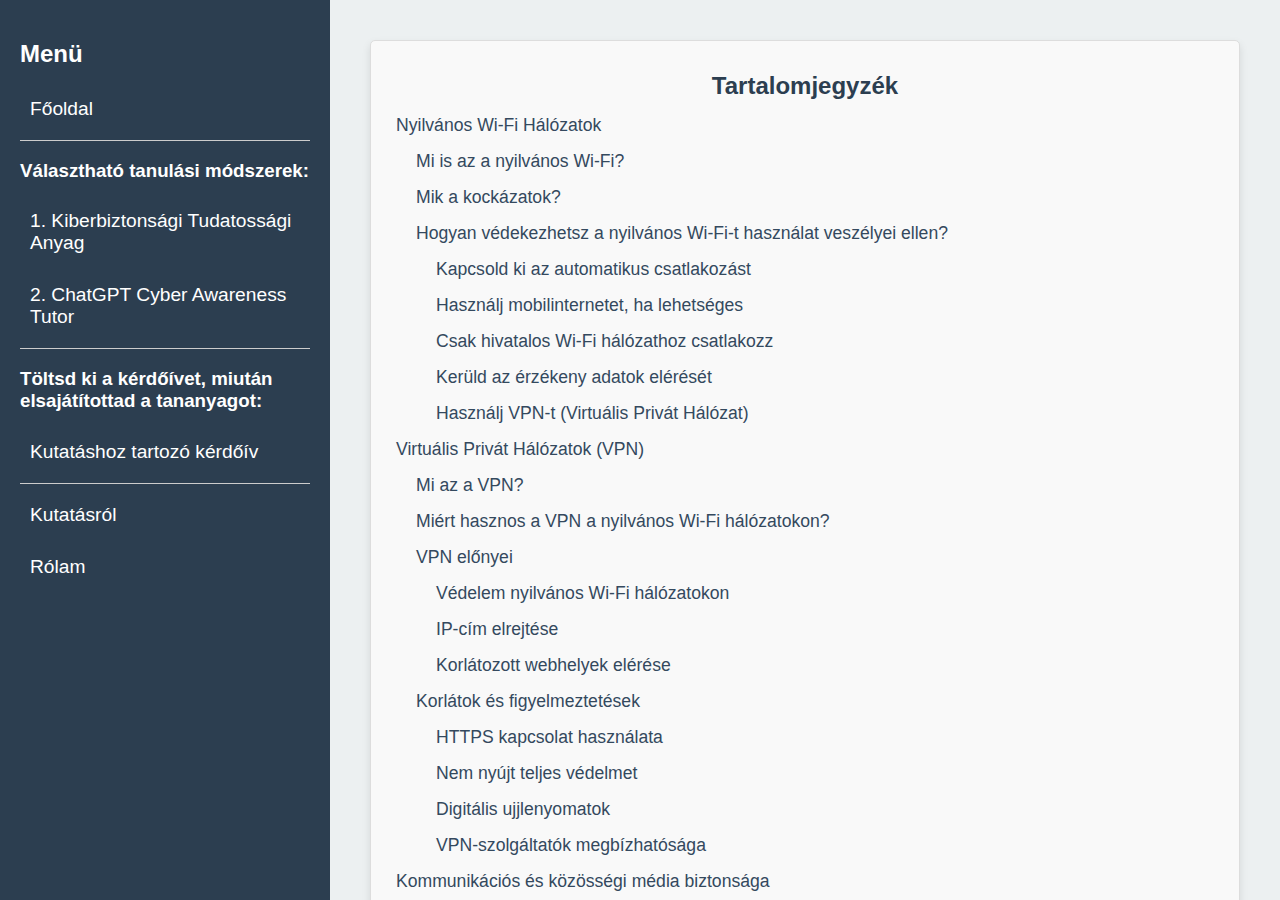
<file: awareness-training_internet-and-emails.html>
<!DOCTYPE html>
<html lang="en">
<head>

    <!-- Google tag (gtag.js) -->
    <script async src="https://www.googletagmanager.com/gtag/js?id=G-TZT1EW1GNY"></script>
    <script>
        window.dataLayer = window.dataLayer || [];
        function gtag(){dataLayer.push(arguments);}
        gtag('js', new Date());

        gtag('config', 'G-TZT1EW1GNY');
    </script>
    
    <!-- Cloudflare Web Analytics -->
    <script defer src='https://static.cloudflareinsights.com/beacon.min.js' data-cf-beacon='{"token": "919420273ae440da86cebc139578bb29"}'>
    </script>
    <!-- End Cloudflare Web Analytics -->

    <link rel="stylesheet" href="awareness-training-style.css">

    <meta charset="UTF-8">
    <meta name="viewport" content="width=device-width, initial-scale=1.0">
    <meta name="description" content="Welcome to my GitHub Pages site">
    <meta name="author" content="Your Name">
    <title> Biztonságos internet- és e-mail használat | Kiberbiztonsági Tudatosság</title>
</head>
<body>

    <div class="container">
        <!-- Left side floating menu -->
        <div class="menu">
            <h2>Menü</h2>
            <a href="index.html">Főoldal</a>
            <hr> <!-- Elválasztó vonal -->
            <h3>Választható tanulási módszerek:</h3> <!-- Cím -->
            <a href="awareness-training.html">1. Kiberbiztonsági Tudatossági Anyag</a>
            <a href="https://chatgpt.com/g/g-dtX6oPxpB-cyber-awareness-tutor">2. ChatGPT Cyber Awareness Tutor</a>
            <hr> <!-- Másik elválasztó vonal -->
            <h3>Töltsd ki a kérdőívet, miután elsajátítottad a tananyagot:</h3> <!-- Cím -->
            <a href="https://forms.office.com/Pages/ResponsePage.aspx?id=SLszAZD3YEWmTaxGpHL7vBLHMQZ1_nBIvK2gJZeGPF1UQ0hQNzJXN1gxNEIzODdTNzFDS1hKREs2NS4u">Kutatáshoz tartozó kérdőív</a>
            <hr>
            <a href="research.html">Kutatásról</a>
            <a href="about.html">Rólam</a>
        </div>

        <!-- Right side main content -->
        <div class="content" id="content">

            <div class="table-of-contents" id="table-of-contents">
                <h1>Tartalomjegyzék</h1>
            </div>

            <h1>Biztonságos internet- és e-mail használat</h1>

            <h2>Nyilvános Wi-Fi Hálózatok</h2>

            <h3>Mi is az a nyilvános Wi-Fi?</h3>

            <p>Egészen egyszerű, a nyilvános Wi-Fi olyan hálózat, ami megtalálható népszerű nyilvános helyeken, például repülőtereken, kávézókban, bevásárlóközpontokban, éttermekben, szállodákban és még véletlenszerű kiskereskedelmi üzletekben is, és lehetővé teszi az ingyenes internet-hozzáférést.</p>
            <p>Ezek a „hotspotok” annyira elterjedtek és gyakoriak, hogy az emberek gyakran csatlakoznak rájuk anélkül, hogy azt kétszer meggondolnák. Ennek a szabadságnak azonban ára van, mert a nyilvános Wi-Fi-kapcsolatnak megvannak a maga kockázatai. Ha megtanulod, hogyan védd meg magad, akkor az adataid biztonságban maradnak.</p>

            <h3>Mik a kockázatok?</h3>

            <p>Ugyanazok a szolgáltatások, amelyek az ingyenes Wi-Fi hotspotokat vonzóvá teszik a fogyasztók számára, vonzóvá teszik őket a hackerek számára is; nevezetesen, hogy nem igényel hitelesítést a hálózati kapcsolat létrehozásához. Ez nagyszerű lehetőséget teremt a hacker számára, hogy korlátlan hozzáférést kapjon a további eszközökhöz ugyanazon a hálózaton.</p>
            <p>A támadók is létrehozhatnak ingyenes Wi-Fi hotspotokat, melynek a neve hasonlít az üzlet eredeti nyilvános Wi-Fi-hálózatának nevéhez, és miután csatlakoztál ehhez a Wi-Fi-hez, mindent, amit online csinálsz, láthatóvá válik a támadók számára. Miközben ezen a „hamis” hotspoton dolgozol, a hackerek hozzáférnek az interneten küldött minden információdhoz: fontos e -mailekhez, hitelkártya adatokhoz és akár biztonsági hitelesítő adatokhoz, bejelentkezési adatokhoz.</p>
            <p>Nyilvános Wi-Fi kapcsolatok használhatók még rosszindulatú programok terjesztésére is. A támadók könnyen telepíthetnek vírusokat és más rosszindulatú szoftvereket a számítógépedre egy nem biztonságos Wi-Fi-kapcsolaton keresztül, ami komoly kárt okozhat a számítógépben, és veszélyeztetheti személyes adataidat.</p>
            <p>Szerencsére van mód a biztonság megőrzésére a nyilvános hálózatokon.</p>

            <h3>Hogyan védekezhetsz a nyilvános Wi-Fi-t használat veszélyei ellen?</h3>

            <h4>Kapcsold ki az automatikus csatlakozást</h4>

            <p>Mindig kapcsold ki az automatikus Wi-Fi és Bluetooth csatlakozást, így elkerülheted, hogy a készüléked véletlenül rosszindulatú hálózatokhoz kapcsolódjon.</p>

            <h4>Használj mobilinternetet, ha lehetséges</h4>

            <p>A nyilvános Wi-Fi helyett lehetőleg a saját mobilinternet-kapcsolatodat használd. Ez sokkal biztonságosabb, mivel ezeken a hálózatokon kevesebb esély van arra, hogy mások hozzáférjenek az adataidhoz.</p>

            <h4>Csak hivatalos Wi-Fi hálózathoz csatlakozz</h4>

            <p>Ha elkerülhetetlen a nyilvános Wi-Fi használata, először győződj meg arról, hogy az adott hely hivatalos hálózatát használod. Kérdezd meg az alkalmazottakat, vagy nézd meg, ki van-e helyezve a hotspot neve. Ezzel elkerülheted, hogy hamis hálózathoz csatlakozz, amit kiberbűnözők hoztak létre adathalászat céljából.</p>

            <h4>Kerüld az érzékeny adatok elérését</h4>

            <p>Ne használd a nyilvános Wi-Fi-t érzékeny adatok megtekintésére, mint például banki utalások, felhasználói fiókokba való bejelentkezés vagy jelszóval védett rendszerek elérése.</p>
            <p>A legegyszerűbb ökölszabály, csak azon a hálózaton végezz érzékeny adatokkal kapcsolatos munkát, aminek te vagy az adminisztrátora!</p>

            <h4>Használj VPN-t (Virtuális Privát Hálózat)</h4>

            <p>Ha elkerülhetetlen, hogy érzékeny adatokat nézz meg nyilvános Wi-Fi-n keresztül, mindenképp használj VPN-t. A VPN titkosítja az adatforgalmadat, így még akkor is, ha egy támadó lehallgatná a kapcsolatot (például man-in-the-middle támadással), az adatok olvashatatlanok lesznek.</p>
            <p>Illetve mielőtt bármilyen webhelyre bejelentkeznél, győződj meg róla, hogy az HTTPS titkosítással rendelkezik. Ez segít megvédeni az adatokat a lehallgatástól, még akkor is, ha nem használsz VPN-t.</p>

            <h2>Virtuális Privát Hálózatok (VPN)</h2>

            <h3>Mi az a VPN?</h3>

            <p>A VPN (virtuális magánhálózat) egy olyan szolgáltatás, amely titkosítja az internetkapcsolatodat és védi az online tevékenységeidet. Amikor VPN-t használsz, az adatforgalmad egy titkosított alagúton keresztül halad, így harmadik felek, beleértve a hackereket és az internetszolgáltatódat, nem tudják megfigyelni vagy lehallgatni a tevékenységedet. A VPN emellett elrejti az IP-címedet, így az online identitásodat is védi, és biztonságosabbá teszi a nyilvános Wi-Fi hálózatok használatát.</p>
            <p>A vállalatok a legtöbb esetben pedig azért használnak VPN-t, hogy összekapcsolják a távoli alkalmazottakat, mintha mind ugyanazt a helyi hálózatot használnák egy központi irodában.</p>
            <img>

            <h3>Miért hasznos a VPN a nyilvános Wi-Fi hálózatokon?</h3>

            <p>Ahogyan azt már az előző részben is kifejtettük, a nyilvános Wi-Fi hálózatok nem biztonságosak, mivel bárki csatlakozhat hozzájuk, és könnyen támadások célpontjaivá válhatsz.</p>
            <p>Egy VPN segítségével az adatforgalmad titkosítva lesz, ami megnehezíti a lehallgatást, így csökkentve a kiberbűnözés kockázatát. VPN használatával elkerülheted a packet sniffing-et (adatcsomagok lehallgatását), a man-in-the-middle támadásokat, és a hamis Wi-Fi hálózatokat is, amelyek arra épülnek, hogy megszerezzék az érzékeny információidat.</p>
            <p>Ha ismert, megbízható hálózatot használsz, például otthon vagy munkahelyen, kevésbé van szükséged VPN-re, mint egy nyilvános, ingyenes Wi-Fi hálózaton.</p>
            <p>Fontos azonban megérteni, hogy a VPN nem nyújt teljes védelmet. További biztonsági intézkedések, mint például a HTTPS használata és a megbízható Wi-Fi hálózatok választása, szintén szükségesek a maximális védelem érdekében.</p>

            <h3>VPN előnyei</h3>

            <h4>Védelem nyilvános Wi-Fi hálózatokon</h4>

            <p>Titkosítja a forgalmat, így a hackerek nem férnek hozzá az adataidhoz.</p>

            <h4>IP-cím elrejtése</h4>

            <p>Az online tevékenységeid során az IP-címed helyett a VPN szerverének címe jelenik meg, így nem tudnak könnyen beazonosítani.</p>

            <h4>Korlátozott webhelyek elérése</h4>

            <p>A VPN segítségével megváltoztathatod a virtuális tartózkodási helyedet, és hozzáférhetsz olyan weboldalakhoz és szolgáltatásokhoz, amelyek bizonyos országokban le vannak tiltva.</p>

            <h3>Korlátok és figyelmeztetések</h3>

            <h4>HTTPS kapcsolat használata</h4>

            <p>A HTTPS protokoll további titkosítást biztosít a weboldalakkal folytatott kommunikáció során, ezért mindig érdemes ellenőrizni, hogy a webhely HTTPS-t használ-e, még akkor is ha VPN-t használsz.</p>

            <h4>Nem nyújt teljes védelmet</h4>

            <p>Míg a VPN titkosítja az adatforgalmadat, nem véd a kártékony programok vagy adathalász támadások ellen. Továbbá, ha be vagy jelentkezve például a Google-fiókodba, akkor a szolgáltató továbbra is tudja, hogy te használod az oldalt, függetlenül attól, hogy elrejtetted az IP-címedet.</p>

            <h4>Digitális ujjlenyomatok</h4>

            <p>Még kijelentkezett állapotban is hagyhatsz nyomokat (például cookie-k vagy böngészőadatok), amelyek alapján azonosíthatnak.</p>

            <h4>VPN-szolgáltatók megbízhatósága</h4>

            <p>Fontos, hogy olyan megbízható VPN-szolgáltatót válassz, amely nem naplózza a tevékenységedet, mivel a VPN szolgáltató láthatja az adataidat.</p>

            <h2>Kommunikációs és közösségi média biztonsága</h2>

            <p>A közösségi média életünk minden területére hatással van. Az internet segítségével könnyebbé vált a kapcsolatteremtés, a kapcsolattartás és a közösségépítés. Az internet használata gyorsabbá tette az információáramlást, az ügyintézést és több oktatási lehetőség is nyílt.</p>
            <p>A sok pozitívum mellett azonban számos negatívum is felmerül a mindennapi internet használat során. Ilyen például a pszichológiai hatások, mint a morális és értékválság, valamint az önértékelési problémák. Ezen kívül a kiberbiztonság terén is vannak komoly aggályok, például adatszivárgások, álweboldalak, álhírek, megszemélyesítéses támadások és még sok más támadási forma.</p>
            <p>Pont emiatt a közösségi médiában léteznek olyan etikettek és íratlan szabályok, amelyeket, ha betartasz, megvédheted magad és adataidat a támadóktól.</p>

            <h3>Digitális lábnyom</h3>

            <p>Világszerte naponta több ezer képet és tartalmat osztunk meg a közösségi médiában. Ezekkel a posztokkal gyakran az a célunk, hogy kapcsolatban maradjunk ismerőseinkkel, megosszuk életünk fontos pillanatait, és később visszaemlékezhessünk rájuk. Azonban rendkívül fontos, hogy tisztában legyünk azzal, milyen információkat osztunk meg magunkról, és hogy ezeket kik láthatják.</p>
            <p>Amit egyszer feltöltünk az internetre, az gyakorlatilag ott is marad. Az online térben nagyon nehéz egy tartalmat véglegesen eltüntetni, mert azokat mások letölthetik, újra megoszthatják, vagy különböző adatbázisokban megőrizhetik. Ezért a közösségi médiában és az internet egyéb területein megosztott információink formálják azt, amit "digitális lábnyomnak" nevezünk.</p>
            <p>A digitális lábnyom nemcsak azokat a tartalmakat foglalja magába, amelyeket szándékosan megosztunk, hanem az összes online tevékenységünket. Ide tartoznak például:</p>
            <ol>
                <li>A közösségi médiában közzétett képek, bejegyzések</li>
                <li>Az interakcióink mások tartalmaival, like-ok, kommentek</li>
                <li>Követett oldalak és személyek</li>
                <li>Online vásárlások és fizetési tranzakciók</li>
                <li>Helyelőzmények, amelyek mutatják, merre jártunk</li>
                <li>E-mailek és azonnali üzenetek</li>
                <li>Az online platformokon történő bejelentkezéseink</li>
                <li>Elektronikus útlevél használata</li>
            </ol>
            <p>A digitális lábnyomunk nyomán egy átfogó képet lehet kialakítani rólunk – személyes érdeklődési körünkről, szokásainkról, tartózkodási helyeinkről és még sok egyébről. Ha nem vigyázunk az adatainkra, akkor ezek az információk rossz kezekbe kerülhetnek, és visszaélhetnek velük, akár marketingcélokra, akár csalárd célokra. A digitális lábnyom „takarítása” nagyon fontos lépés, amikor is töröljük a felesleges online tartalmainkat, frissítjük adatvédelmi beállításainkat, és körültekintőbben osztunk meg információkat a jövőben.</p>

            <h4>Példa a veszélyekre</h4>

            <p>A digitális lábnyom jelentette kockázatokat jól szemlélteti egy 2021-es kampány, amelynek keretében Tatár Csilla egy tanulságos videót osztott meg. A kampány különösen a szülőket célozta meg, akik gyakran osztanak meg tartalmakat nemcsak magukról, hanem gyermekeikről is.</p>
            <p>A videóban Csilla egy támadó szerepét játssza, aki egy anyuka közösségi média profilján keresztül gyűjt információkat a gyerekéről, „Zizi”-ről (álnév). Az anyuka posztjai alapján megtudta, hogy a gyerek mikor és hol jár lovagló edzésre, ki az oktató, milyen nevet adtak a lónak, milyen meséket szeret, és mik a kedvenc játékai. Ezek az apró, ártatlannak tűnő információk azonban elegendőek ahhoz, hogy egy ismeretlen elhitesse a gyerekkel, hogy ő az anyuka ismerőse, és megbízhat benne.</p>
            <p>Ez jól mutatja, hogy mennyire könnyű bizalmat ébreszteni egy naiv gyerekben, ha az ismeretlen pontos részletekkel rendelkezik az életéről, amelyeket a szülők felelőtlenül osztottak meg a közösségi médiában. A gyerek szemében az ismeretlen személy valóban az anyuka ismerőse lehet, hiszen honnan is tudhatna ennyi mindent, ha nem onnan?</p>
            <p>Ez az eset kiemeli, hogy milyen kockázatokkal járhat, ha túl sok információt osztunk meg magunkról és szeretteinkről az online térben. Fontos, hogy odafigyeljünk, milyen tartalmak kerülnek ki az internetre, hiszen ezek a digitális lábnyomunk részei, és hosszú távon hatással lehetnek az életünkre, beleértve a személyes biztonságunkat is.</p>

            <h4>A digitális lábnyom „kitakarítása”</h4>

            <h5>Ellenőrizd a közösségi média profiljainkat és az adatvédelmi beállításokat</h5>

            <p>Fontos, hogy rendszeresen ellenőrizd közösségi média profiljaidat és azok adatvédelmi beállításait. Először azt javasoljuk, hogy nézd meg, ki láthatja a profilodat, milyen információkat oszthatsz meg rólad, illetve milyen posztokban vagy képekben jelölhetnek meg. Ehhez át kell nézned a különböző adatvédelmi beállításokat, amelyek platformonként eltérő helyen találhatóak, de a fáradozás mindenképpen megéri.</p>
            <p>Ellenőrizd az összes régi és új bejegyzésedet is! Valószínűleg senkinek nincs szüksége arra, hogy tudja, 12 évvel ezelőtt hol vacsoráztál a barátaiddal. Bár ez a feladat időigényes lehet, ha egyszer elvégzed, a jövőben már csak tudatosan megosztott bejegyzésekkel kell foglalkoznod. Ez a tisztogatás segít megakadályozni, hogy régi, nem kívánt posztok visszaköszönjenek, például egy állásinterjú során, vagy hogy kiberbűnözők megtaláljanak rólad információkat kutatómunkájuk során.</p>

            <h5>Ne feledkezz meg ismerőseid listájának átvizsgálásáról sem!</h5>

            <p>Szelektáld az ismerőseid listáját, hiszen nem mindegy, kinek adsz betekintést a magánéletedbe. Kezdj az idegenek eltávolításával, akiket már nem ismersz, majd folytasd az olyan ismerősökkel, akikkel sosem szoktál beszélni. Felmerülhet benned a kérdés, hogy „mit árthat az, ha idegenek is látják a bejegyzéseimet?”. Érdemes átgondolni, hogy posztjaid milyen sokat elárulhatnak rólad. Például bűnözők figyelték meg hírességek Instagram-fiókjait, hogy megismerjék a szokásaikat, és ezek alapján kirabolhassák őket.</p>

            <h5>Ellenőrizd az összes felhasználói fiókodat – és tisztítsd meg őket!</h5>

            <p>Valószínűleg számos webshopra regisztráltál, amelyeket csak egyszer-kétszer használtál, és ezek mind különböző adatokat tárolnak rólad, a nevedtől kezdve a telefonszámodig. Sokan kényelmi okokból az egyszeri bejelentkezést (SSO) használják, például Facebook- vagy Google-fiókkal.</p>
            <p>Vizsgáld meg, hogy mely harmadik féltől származó alkalmazásoknak adtál hozzáférést a fiókodhoz, és töröld azokat, amelyeket már nem használsz. Ha e-mail címedet használtad a regisztrációkhoz, keresgélj a beérkező levelek között olyan kifejezésekre, mint „leiratkozás”, „bejelentkezés” vagy „üdvözlünk”. Így könnyen megtalálhatod azokat az oldalakat, ahol feliratkoztál hírlevelekre vagy regisztráltál felhasználói fiókot.</p>

            <h5>Tedd rendbe a hírlevél feliratkozásaidat!</h5>

            <p>Legyél őszinte: valószínűleg a regisztráció során nem olvasod el az apró betűs részeket, így sok e-mail érkezik a Promóciók mappádba, amit valószínűleg sosem fogsz elolvasni. Érdemes ezektől leiratkozni, és létrehozni egy külön e-mail címet, amit csak egyszeri vásárlásokhoz használsz. Ezáltal a fő e-mail fiókod megmarad a fontos dolgoknak és így védettebbek maradnak az adataid is.</p>
            <p>Ha valamilyen dologra szeretnél feliratkozni, amit csak egyszer tervezel használni, alternatív megoldásként ideiglenes e-mail szolgáltatásokat is használhatsz.</p>

            <h5>Bónusz tippek</h5>

            <p>A mindennapi internethasználatunkat jelentősen javíthatják reklámblokkoló bővítmények, ezért ha lehetőséged van rá, érdemes ADBlockert használni. Emellett egy VPN (virtuális magánhálózat) használata is növelheti a biztonságot. A VPN titkosítja az internetes forgalmadat, így böngészési szokásaid rejtve maradnak. Az Európai Unió lakosaként jogod van az „elfelejtéshez” is: például egy kérelem benyújtásával kérheted a Google-t, hogy bizonyos személyes adatokat távolítson el a keresési eredményekből.</p>
            <p>Miután ezeket elvégezted, ne feledkezz meg az adatvédelmi beállítások ellenőrzéséről sem! A Facebookon és más közösségi média platformokon is letöltheted az összes rólad tárolt információ másolatát.</p>
            <p>Összefoglalva, bár a digitális lábnyomod minimalizálása kezdetben időigényesnek tűnhet, az erőfeszítés megéri. Később hálás leszel az így megszerzett nagyobb magánszféráért!</p>

            <h3>A leggyakoribb social media átverések</h3>

            <p>A közösségi média életünk minden területére hatással van, megkönnyíti a kapcsolattartást, az információk megosztását és a szórakozást. Ugyanakkor, ezek a platformok a kiberbűnözők számára is új lehetőségeket teremtenek, hogy kihasználják a felhasználók bizalmát és sebezhetőségét.</p>
            <p>Az online csalók számos módszert használnak, beleértve az álhíreket, a hamis profilokat, a romantikus csalásokat, valamint a pénzügyi átveréseket. A közösségi média folyamatos használatával a veszélyek is egyre kifinomultabbá váltak, és fokozott óvatosságra van szükséged a személyes adataid védelme érdekében.</p>
            <p>Az Európai Bizottság a közelmúltban (2022-ben) felmérést készített a fogyasztók csalásokkal kapcsolatos tapasztalatairól, amely során megállapították, hogy a megkérdezett európaiak több mint fele (56%) találkozott már a későbbiekben részletezett csalások legalább egyik típusával az elmúlt két évben. Ez a statisztika is jól mutatja, hogy milyen széles körben elterjedtek ezek a veszélyek, és mennyire fontos a megfelelő védekezés.</p>
            <p>Az alábbiakban részletesen bemutatjuk a leggyakoribb közösségi média átveréseket, a scam hívások működését, valamint azt, hogyan tudod őket felismerni és elkerülni, hogy biztonságban maradhass az online világban.</p>

            <h4>Romantikus csalás</h4>

            <h5>Mi a romantikus csalás?</h5>

            <p>A romantikus csalások során a csalók online társkereső oldalakon vagy közösségi médián keresztül lépnek kapcsolatba áldozataikkal, ahol hamis személyazonosságot használnak. A csalók érzelmi kötődést alakítanak ki az áldozatukkal, és gyakran hosszú beszélgetések után pénzt kérnek valamilyen sürgős "vészhelyzetre", például orvosi kezelésre vagy utazási költségekre, de a pénz sosem kerül felhasználásra az ígért célra.</p>

            <h5>Milyen veszélyei vannak a romantikus csalásnak?</h5>

            <p>A csalók gyakran kérik az áldozat személyes adatait (pl. lakcím, születési dátum), amelyeket aztán identitáslopásra használhatnak. Ezen felül az áldozatok gyakran jelentős pénzösszegeket veszítenek el. A csalók érzelmi manipulációval szerzik meg az áldozattól a pénzt, olyan indokokkal, mint sürgős orvosi ellátás, adósság vagy utazási költségek.</p>
            <p>A romantikus csalás a személyes adatok és pénzösszegek elvesztése mellett mély érzelmi sebeket is okozhat. Az áldozatokat kihasználják, és miután ráébrednek, hogy becsapták őket, súlyos csalódás és szégyenérzet gyötri őket.</p>

            <h5>Hogyan védekezhetsz a romantikus csalásokkal szemben?</h5>

            <p>Végezz online kutatást! Ha gyanúsnak érzed a másik fél viselkedését, keress rá a fényképeire vagy az általa adott információkra az interneten. Gyakran kiderülhet, hogy a fotók más személyekről készültek vagy az információk más helyről származnak.</p>
            <p>Figyelj a jelekre! Ha valaki túl gyorsan próbál érzelmi kapcsolatot kialakítani, gyanakodj. A csalók gyakran siettetik a kapcsolatot, hogy gyorsabban kihasználhassanak. És ha valaki nem akar találkozni személyesen, vagy csak kifogásokat keres, hogy miért nem tud veled videó hívást indítani, az is gyanús lehet.</p>
            <p>Ne ossz meg túl hamar személyes információkat vagy intim adatokat. Várj, amíg biztos lehetsz abban, hogy az illető valóban az, akinek mondja magát. Soha ne küldj pénzt vagy ajándékokat valakinek, akit csak online ismersz. A romantikus csalók gyakran találnak kifogásokat, hogy pénzt kérjenek.</p>

            <h4>Befektetési és kriptovalutákkal kapcsolatos csalások</h4>

            <h5>Mik a befektetési és kriptovalutákkal kapcsolatos csalások?</h5>

            <p>A befektetési és kriptovalutákkal kapcsolatos csalások során a bűnözők gyors meggazdagodást ígérnek neked különböző befektetési lehetőségekkel, különösen a kriptovaluták világában. Ezek a csalók hamis cikkekben és írásokban próbálnak meg hatni az áldozatokra, gyakran hírességek kedveltségét kihasználva. Az ilyen írások hosszúak és unalmasak, és gyakran egy ismert hírportál hamisított változatán jelennek meg.</p>
            <p>A csalók úgy próbálják átverni az áldozataikat, hogy sztárok képeit használják fel, elhitetve velük, hogy az adott híresség is így gazdagodott meg, vagy hogy innen származik a jelentős vagyona. Az olvasókat arra buzdítják, hogy adják meg személyes adataikat, hogy ne maradjanak le az állítólagos lehetőségről. Hamis platformokat mutatnak, amelyeket le kell tölteni, vagy ahova regisztrálni kell, hogy láthassák a befektetéseik növekedését.</p>
            <p>Gyakran hiányzik az átláthatóság, és a befektetéseket nem lehet visszavonni. A csalók pedig valójában az összes pénzt lenyúlják.</p>

            <h5>Példa befektetési és kriptovalutákkal kapcsolatos csalásra</h5>

            <p>2024 elején Gundel Takács Gábor nevével éltek vissza, felhasználva azt egy ilyen kriptovalutás csaláshoz. A képen is látható, hogy egy hamis Index cikkben írtak arról, hogyan „szólta el magát” a híresség, ezzel még inkább felkeltve az érdeklődésedet.</p>

            <div class="gallery">
                <a href="#img1"><img src="pictures/internet-and-emails-01_investment-and-cryptocurrency-scam-example.png" alt="Image 1"></a>
            </div>
              
            <div id="img1" class="modal">
                <a href="#">×</a>
                <img src="pictures/internet-and-emails-01_investment-and-cryptocurrency-scam-example.png" alt="Large Image 1">
            </div>

            <h5>Milyen veszélyei vannak a befektetési és kriptovalutákkal kapcsolatos csalásoknak?</h5>

            <p>A csalók gyakran kérnek személyes adatokat, például azonosítót, bankszámlaszámot vagy hitelkártya-információkat, amelyeket később más bűncselekményekhez vagy további csalásokhoz használhatnak fel.</p>
            <p>A személyes adatokon felül az áldozatok gyakran jelentős pénzösszegeket is elveszítenek, mivel a csalók hamis befektetési platformokon vagy kriptovalutás rendszereken keresztül szerzik meg a pénzüket. Ezek a befektetések nem valósak, így a befizetett összegek sosem kerülnek vissza az áldozatokhoz.</p>

            <h5>Hogyan védekezhetsz a befektetési és kriptovalutákkal kapcsolatos csalásokkal szemben?</h5>

            <p>Legyél szkeptikus a gyors meggazdagodást ígérő ajánlatokkal szemben. Ha valami túl jónak tűnik ahhoz, hogy igaz legyen, akkor valószínűleg nem is igaz. Légy óvatos, amikor valaki nagy megtérülést ígér rövid idő alatt, különösen, ha kriptovaluták vagy egyéb magas kockázatú befektetések kapcsán.</p>
            <p>Soha ne adj meg személyes adatokat, különösen hitelkártya-információkat, személyi igazolvány másolatot vagy bankszámla adatokat olyan weboldalakon, amelyeket nem ismersz, vagy amelyek hitelessége nem ellenőrizhető.</p>
            <p>Ellenőrizd az információ forrását. Soha ne bízz meg vakon olyan cikkekben vagy hirdetésekben, amelyek hírességek nevét és képét használják fel. Győződj meg róla, hogy az információ hiteles forrásból származik, és nézd meg a weboldal címét, mert gyakran ismert hírportálok hamisított változatait használják.</p>
            <p>Végezz alapos kutatást. Mielőtt bármilyen befektetési döntést hoznál, alaposan tanulmányozd át a piacot, és keresd meg az adott platform vagy szolgáltatás korábbi ügyfeleinek véleményét. Nézd meg a cég hivatalos engedélyeit, és ellenőrizd, hogy van-e bármilyen gyanús elem a működésében.</p>
            <p>A csalók gyakran próbálják sürgetni az áldozatokat, hogy gyorsan cselekedjenek, mielőtt "elveszítenék" a lehetőséget. Ha valaki nyomást gyakorol rád, hogy gyorsan fektess be, az általában gyanús jel.</p>

            <h4>Üzleti levél csalás</h4>

            <h5>Mik az üzleti levelekkel kapcsolatos csalások?</h5>

            <p>Az üzleti levél csalás során a csalók egy vállalat vezetőségének nevében lépnek kapcsolatba a pénzügyi osztállyal vagy beszállítókkal, és sürgős átutalást kérnek. Gyakran hamis e-maileket vagy telefonhívásokat használnak, és az alkalmazottakat sürgetve igyekeznek kicsalni nagy összegeket. A céljuk, hogy meggyőzzék az alkalmazottakat, hogy sürgősen osszanak meg vállalati bizalmas információkat vagy végezzenek el pénzügyi tranzakciókat, például nagy összegű utalásokat. A csalók gyakran a vállalati hierarchiát és a megszokott kommunikációs stílust kihasználják, hogy hihetőbbé tegyék a kéréseiket. Az ilyen csalások komoly anyagi veszteségeket okozhatnak a vállalatoknak.</p>

            <h5>Milyen veszélyei vannak az üzleti levelekkel kapcsolatos csalásoknak?</h5>

            <p>Az ilyen csalások következményeként a vállalatok jelentős pénzügyi veszteségeket szenvedhetnek el, mivel a kifizetett összegek gyakran nem térülnek meg, és a csalók általában nehezen kinyomozhatóak.</p>
            <p>Ha egy vállalatot csalás ér, az nemcsak anyagi kárt okoz, hanem ronthatja a cég hírnevét is. Az ügyfelek és partnerek bizalma csökkenhet, ami hosszú távon negatívan befolyásolhatja az üzleti kapcsolatokat.</p>
            <p>A csalók általában nemcsak pénzt, hanem érzékeny információkat is kérhetnek, amelyek hozzáférést biztosítanak a cég belső rendszereihez. Ez további adatvédelmi kockázatokat jelenthet.</p>

            <h5>Hogyan védekezhetsz az üzleti levelekkel kapcsolatos csalásokkal szemben?</h5>

            <p>Mindig ellenőrizd a sürgős pénzügyi tranzakciókat kérő e-maileket vagy telefonhívásokat. Használj más kommunikációs csatornát (pl. telefonhívást vagy személyes találkozót) a kérés hitelesítésére.</p>


            <h4>Online lottó és nyereményjáték csalások</h4>
            <h5>Mi az online lottó és nyereményjáték csalás?</h5>
            <p>Az online lottó és nyereményjáték csalások tipikus példái a kiberbűnözésnek, amelyek során a csalók hamis értesítéseket küldenek a potenciális áldozatoknak. Ezek az értesítések gyakran e-mailben, SMS-ben vagy közösségi média platformokon érkeznek, és azzal próbálnak meg hatni az áldozatokra, hogy nagy összegeket ígérnek. Az online lottó és nyereményjáték csalások során az áldozatokat értesítik arról, hogy hatalmas nyereményt nyertek egy lottón vagy nyereményjátékon, amin valójában sosem vettek részt. A csalók különféle költségekre, például adókra vagy kezelési díjakra hivatkozva pénzt kérnek a "nyeremény" átvételéhez, amely persze nem létezik.</p>

            <h5>Milyen veszélyei vannak az üzleti levelekkel kapcsolatos csalásoknak?</h5>
            <p>A csalók gyakran kérnek személyes adatokat, például bankszámlaszámot, lakcímet vagy születési dátumot, hogy "megerősítsék" a nyereményt. Ezek az információk később felhasználhatóak identitáslopásra vagy más csalásokra.</p>
            <p>A személyes adatokon felül az áldozatok gyakran pénzt is veszítenek, amikor a csalók pénzt kérnek különböző költségek, például adók vagy kezelési díjak címén. Az áldozatok hihetik, hogy ez a pénz a nyereményükhöz vezet, de valójában sosem kapják meg azt.</p>

            <h5>Hogyan védekezhetsz az üzleti levelekkel kapcsolatos csalásokkal szemben?</h5>
            <p>Mindig legyél óvatos, ha váratlanul értesítést kapsz egy nyereményről, különösen, ha nem vettél részt a lottón vagy a nyereményjátékon. Ne hagyj magadnak csalódást az ígéreteknek.</p>
            <p>Soha ne ossz meg személyes vagy pénzügyi adatokat olyan cégeknek vagy egyéneknek, akiket nem ismersz. A legitimitás ellenőrzése érdekében soha ne válaszolj közvetlenül az értesítésekre, inkább keress rá a cég hivatalos weboldalára. Győződj meg róla, hogy az e-mail cím, amelyből az értesítést kaptad, valódi, és hasonlít a hivatalos címekhez. A csalók gyakran használnak hamis vagy eltérő domain neveket, hogy megtévesszenek.</p>
            <p>Ha gyanús üzenetet kapsz, jelentheted a helyi hatóságoknak, vagy a pénzügyi intézményednek, amely segíthet a csalás elleni fellépésben.</p>

            <h4>Online vásárlás és aukciós átverések</h4>

            <h5>Mi az online vásárlás és aukciós átverés?</h5>

            <p>Az online vásárlás és aukciós csalások a kiberbűnözés olyan formái, amelyek során csalók hamis weboldalakat és hirdetéseket hoznak létre, hogy megkárosítsák a vásárlókat. Ezek az átverések gyakran vonzó árakat kínálnak, amelyeknek nehéz ellenállni. A csalók hamisítványokat, nem létező termékeket árulnak, vagy hamis aukciókat indítanak, amelyek során az emberek elhitetik, hogy versenyeznek egy valós termékért, amely végül soha nem létezik.</p>
            <p>Az online vásárlás során a csalók hamis weboldalakat hoznak létre, ahol a gyanútlan vásárlók vonzó áron vásárolhatnak termékeket. Az áldozatok vagy nem kapják meg a megrendelt árut, vagy egy silány minőségű, értéktelen terméket küldenek nekik.</p>

            <h5>Milyen veszélyei vannak az online vásárlás és aukciós átveréseknek?</h5>
            <p>A hamis weboldalak gyakran kérnek személyes adatokat, például nevet, címet, e-mailt vagy bankkártya-információkat, amelyeket a csalók később felhasználhatnak adathalász támadásokhoz vagy identitáslopáshoz.</p>
            <p>Az áldozatok gyakran pénzügyi veszteségeket is elszenvednek, mivel előre kifizetnek termékekért, amelyeket soha nem kapnak meg. A csalók gyorsan eltűnnek, mielőtt az áldozatok fel tudnák venni a kapcsolatot velük.</p>
            <p>Ha mégis megkapod az árut, gyakran kiderül, hogy az nem felel meg az elvárásoknak. A csalók olcsó, silány termékeket küldenek, amelyek nem hasonlítanak a hirdetésben látható termékhez.</p>

            <h5>Hogyan védekezhetsz az online vásárlás és aukciós átverésekkel szemben?</h5>
            <p>Mielőtt vásárolnál, nézd meg a weboldal URL-jét, és keresd a biztonsági tanúsítványokat (például HTTPS). Olvasd el az értékeléseket és a vásárlói véleményeket, hogy megbizonyosodj a webhely megbízhatóságáról.</p>
            <p>Ha egy ajánlat túl jónak tűnik ahhoz, hogy igaz legyen, valószínűleg csalásról van szó. Az irreálisan alacsony árak gyakran csalók csapdái. Ha mégis fizetnél egy termékért online, akkor mindig olyan biztonságos fizetési módszereket válassz, mint a hitelkártyák vagy a megbízható online pénztárcák (PayPal, Revolut). Kerüld a közvetlen banki átutalásokat vagy a készpénzes tranzakciókat, mivel ezek nehezen visszafordíthatók.</p>

            <h4>Levelek egzotikus országokból</h4>
            <h5>Mi az egzotikus országokból származó levél csalás?</h5>
            <p>Ez a csalási módszer sokszor "nigériai levélként" is ismert. A csalók egzotikus országokból származó hivatalos személynek adják ki magukat, akik jelentős összeget ígérnek valamilyen örökség vagy üzleti lehetőség kapcsán, cserébe az áldozat segítségéért. Gyakran kérnek pénzt különféle adminisztratív költségekre, de az ígért vagyon sosem létezik.</p>

            <h5>Milyen veszélyei vannak az egzotikus országokból származó levél csalásoknak?</h5>
            <p>Az áldozatok gyakran jelentős összegeket veszítenek el, mivel a csalók hamis költségekre kérnek pénzt, amely sosem térül meg. Az áldozatok rendszerint újabb és újabb befizetéseket kérnek, ami folyamatos pénzügyi veszteséghez vezet.</p>

            <h5>Hogyan védekezhetsz az egzotikus országokból származó levél csalásokkal szemben?</h5>
            <p>Ha egy e-mail vagy üzenet váratlanul érkezik, és nagy összeget ígér, mindig legyél óvatos. Ne bízz meg könnyen az ilyen ajánlatokban, különösen, ha ismeretlen forrásból érkeznek.</p>
            <p>Soha ne ossz meg személyes vagy pénzügyi információkat olyan személyekkel, akiket nem ismersz, és akiknek az ajánlatai gyanúsak. A legitimitás ellenőrzése érdekében mindig keresd meg az érintett céget vagy hivatalos személyt más forrásból.</p>

            <h4>Álhírek</h4>
            <h5>Mik az álhírek, milyen csalásokat visznek végbe álhírek segítségével?</h5>
            <p>Az álhírek olyan dezinformáló tartalmak, amelyek hamis információkat közölnek, szándékosan félrevezetve a közönséget.</p>
            <p>Az álhíreknek több fajtája van, melyeknek a közös jellemzői, hogy mindegyik figyelemfelhívó, túlzó címeket ad (pl. EZT NEM HISZED EL…, NAGYON DURVÁN KITÁLALT/BESZÓLT…!!!!, Meghalt egy ember. Kínok között, üvöltve…) és minden esetben a megosztásra buzdítanak.</p>
            <p>Az álhírek különböző formákban jelenhetnek meg, mint például:</p>
            <ol>
                <li>Kitalált hírek: Teljesen fiktív információk, amelyek nem alapulnak valós eseményeken.</li>
                <li>Kattintásvadász cikkek: Olyan cikkek, amelyek célja a kattintások maximalizálása, gyakran félrevezető címekkel.</li>
                <li>Politikailag elfogult tartalmak: Olyan hírek, amelyek politikai célok szolgálatában állnak, és manipulálják az olvasók véleményét.</li>
                <li>Áltudományos cikkek: Tudományosnak tűnő, de valójában megalapozatlan állítások.</li>
                <li>Konteós cikkek: Olyan írások, amelyek különféle összeesküvés-elméleteket népszerűsítenek.</li>
                <li>Szatirikus anyagok: Olyan cikkek, amelyek szórakoztatási céllal készültek, de könnyen félreérthetők.</li>
            </ol>
            <p>A csalók különböző módszerekkel és eszközökkel nyerészkedhetnek az álhírek terjesztése közben.</p>
            <p>Az álhíroldalakon elhelyezett reklámok kattintások után bevételt termelnek. A csalók olyan tartalmakat használnak, amelyek sok látogatót vonzanak, így növelve a reklámok megtekintéseit és kattintásait. Néhány csaló affiliate marketing programokat használ, ahol a hirdetésekre történő kattintások vagy vásárlások után jutalékot kapnak.</p>

            <h5>Milyen veszélyei vannak az álhíreknek?</h5>
            <p>Az álhírek elterjedése zavart okoz a közvéleményben, hamis narratívákat terjesztve. Ez veszélyezteti a társadalmi diskurzus minőségét és a hiteles információkhoz való hozzáférést.</p>
            <p>Az álhírek miatt emberek hamis információk alapján hozhatnak pénzügyi döntéseket, ami anyagi veszteségeket okozhat.</p>
            <p>Az álhírek terjedése hozzájárul a média iránti bizalom csökkenéséhez. Az emberek nehezen tudják megkülönböztetni a valós híreket a hamisaktól, ami aggasztó hatással van a tájékozottságukra.</p>

            <h5>Hogyan védekezhetsz az álhírekkel szemben?</h5>
            <p>Mindig nézd meg a cikk forrását. Ha az oldal neve gyanús, vagy ha az URL nem a megszokott, valószínűleg álhírről van szó. Használj hiteles hírportálokat a cikkek megerősítésére. Ha egy hír elég fontos, más megbízható források is foglalkozni fognak vele.</p>
            <p>Ne csak a címet nézd, hanem olvasd el a cikk tartalmát is. Gyakran a részletekben találhatók a figyelmeztető jelek, hogy az írás nem megbízható. Mielőtt megosztanál egy cikket, győződj meg róla, hogy annak hiteles forrásból származik. A megosztás előtt mindig végezz egy gyors ellenőrzést.</p>

            <div class="button">
                <a href="awareness-training_mobil-devices.html" class="link-button">▼ Mobil eszközök biztonsága</a>
            </div>

            <button onclick="topFunction()" id="myBtn" title="Go to top">▲</button>

        </div>
    </div>

    <script>
        // Get the button and the target container
        const mybutton = document.getElementById("myBtn");
        const contentDiv = document.getElementById("content");
    
        // Add a scroll event listener to the specific div
        contentDiv.onscroll = function () {
            scrollFunction();
        };
    
        function scrollFunction() {
            if (contentDiv.scrollTop > 20) { // Check the scroll position of the div
                mybutton.style.display = "block"; // Show button when scrolled 20px down
            } else {
                mybutton.style.display = "none"; // Hide button otherwise
            }
        }
    
        // Scroll to the top of the specific div on button click
        function topFunction() {
            contentDiv.scroll({ top: 0, behavior: "smooth" }); // Smooth scroll to top
        }


        // Automatic table of contents generation
        document.addEventListener('DOMContentLoaded', function () {
            const content = document.getElementById('content');
            const toc = document.getElementById('table-of-contents');

            const headers = content.querySelectorAll('h2, h3, h4');
            headers.forEach(header => {
                // Leave "Tartalomjegyzék" out
                if (header.textContent.trim().toLowerCase() === 'tartalomjegyzék') {
                    return;
                }

                const link = document.createElement('a');
                const id = header.textContent.replace(/\s+/g, '-').toLowerCase();
                header.id = id;
                link.href = `#${id}`;
                link.textContent = header.textContent;

                // Defining the levels based on the header tags
                const level = parseInt(header.tagName[1], 10); // h2 = 2, h3 = 3, stb.

                // Only applying indentation from H3 and below
                if (level > 2) {
                    link.style.marginLeft = `${(level - 2) * 20}px`;
                }

                toc.appendChild(link);
            });
        });
    </script>

</body>
</html>
</file>
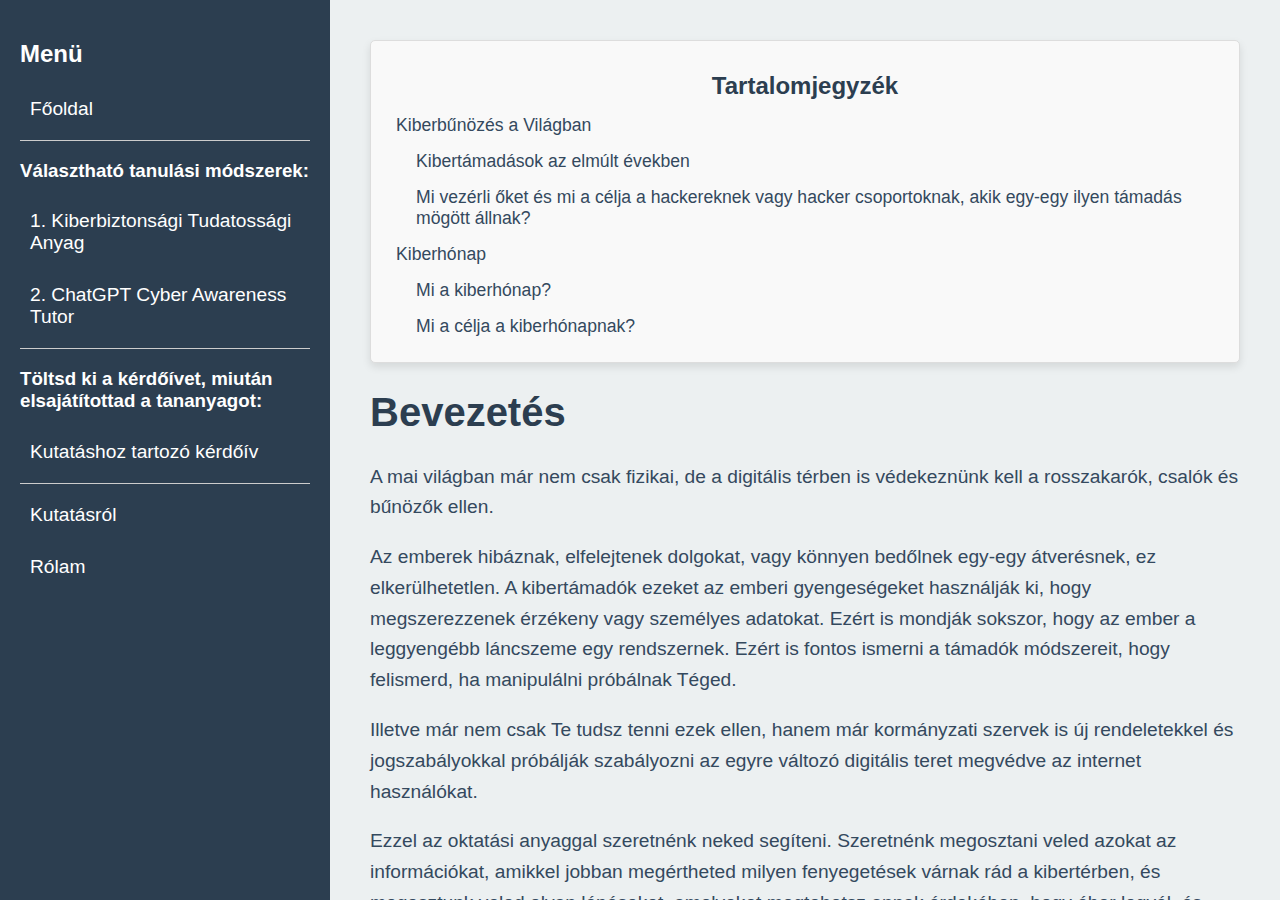
<file: awareness-training_introduction.html>
<!DOCTYPE html>
<html lang="en">
<head>

    <!-- Google tag (gtag.js) -->
    <script async src="https://www.googletagmanager.com/gtag/js?id=G-TZT1EW1GNY"></script>
    <script>
        window.dataLayer = window.dataLayer || [];
        function gtag(){dataLayer.push(arguments);}
        gtag('js', new Date());

        gtag('config', 'G-TZT1EW1GNY');
    </script>
    
    <!-- Cloudflare Web Analytics -->
    <script defer src='https://static.cloudflareinsights.com/beacon.min.js' data-cf-beacon='{"token": "919420273ae440da86cebc139578bb29"}'>
    </script>
    <!-- End Cloudflare Web Analytics -->

    <link rel="stylesheet" href="awareness-training-style.css">

    <meta charset="UTF-8">
    <meta name="viewport" content="width=device-width, initial-scale=1.0">
    <meta name="description" content="Welcome to my GitHub Pages site">
    <meta name="author" content="Your Name">
    <title>Bevezetés | Kiberbiztonsági Tudatosság</title>
</head>
<body>

    <div class="container">
        <!-- Left side floating menu -->
        <div class="menu">
            <h2>Menü</h2>
            <a href="index.html">Főoldal</a>
            <hr> <!-- Elválasztó vonal -->
            <h3>Választható tanulási módszerek:</h3> <!-- Cím -->
            <a href="awareness-training.html">1. Kiberbiztonsági Tudatossági Anyag</a>
            <a href="https://chatgpt.com/g/g-dtX6oPxpB-cyber-awareness-tutor">2. ChatGPT Cyber Awareness Tutor</a>
            <hr> <!-- Másik elválasztó vonal -->
            <h3>Töltsd ki a kérdőívet, miután elsajátítottad a tananyagot:</h3> <!-- Cím -->
            <a href="https://forms.office.com/Pages/ResponsePage.aspx?id=SLszAZD3YEWmTaxGpHL7vBLHMQZ1_nBIvK2gJZeGPF1UQ0hQNzJXN1gxNEIzODdTNzFDS1hKREs2NS4u">Kutatáshoz tartozó kérdőív</a>
            <hr>
            <a href="research.html">Kutatásról</a>
            <a href="about.html">Rólam</a>
        </div>

        <!-- Right side main content -->
        <div class="content" id="content">

            <div class="table-of-contents" id="table-of-contents">
                <h1>Tartalomjegyzék</h1>
            </div>

            <h1>Bevezetés</h1>
            
            <p>A mai világban már nem csak fizikai, de a digitális térben is védekeznünk kell a rosszakarók, csalók és bűnözők ellen.</p>
            <p>Az emberek hibáznak, elfelejtenek dolgokat, vagy könnyen bedőlnek egy-egy átverésnek, ez elkerülhetetlen. A kibertámadók ezeket az emberi gyengeségeket használják ki, hogy megszerezzenek érzékeny vagy személyes adatokat. Ezért is mondják sokszor, hogy az ember a leggyengébb láncszeme egy rendszernek. Ezért is fontos ismerni a támadók módszereit, hogy felismerd, ha manipulálni próbálnak Téged.</p>
            <p>Illetve már nem csak Te tudsz tenni ezek ellen, hanem már kormányzati szervek is új rendeletekkel és jogszabályokkal próbálják szabályozni az egyre változó digitális teret megvédve az internet használókat.</p>
            <p>Ezzel az oktatási anyaggal szeretnénk neked segíteni. Szeretnénk megosztani veled azokat az információkat, amikkel jobban megértheted milyen fenyegetések várnak rád a kibertérben, és megosztunk veled olyan lépéseket, amelyeket megtehetsz annak érdekében, hogy éber legyél, és megvédd magadat a kiberfenyegetésekkel szemben.</p>

            <h2>Kiberbűnözés a Világban</h2>

            <h3>Kibertámadások az elmúlt években</h3>
            
            <p><b>Feltörték különböző egyetemek Neptun-rendszereit (2023. április)</b></p>
            <p>A támadók szerverleállásokat okoztak és hamis leveleket küldtek hallgatóknak és oktatóknak. A leállások miatt 25 ezer hallgatónak több, mint 1 hétig nem működött az elektronikus tanulmányi rendszere a vizsgaidőszakban.</p>
            <p><b>KRÉTA Adatvédelmi Incidens (2022. szeptember)</b></p>
            <p>A támadók sikeres adathalászat támadás után a megszerzett felhasználónévvel és jelszóval elérhetővé vált számukra valamennyi diák összes, a KRÉTA-ban kezelt adata, de a cég más adatbázisaihoz és a forráskódokhoz, illetve a fejlesztők belső kommunikációjához is hozzáférhettek. Egy ilyen adatvédelmi incidenst az Európai Unió adatvédelmi rendelete, a GDPR értelmében az adatkezelő köteles alapesetben 72 órán belül bejelenteni, amit az eKRÉTA Zrt. elmulasztott.</p>

            <h3>Mi vezérli őket és mi a célja a hackereknek vagy hacker csoportoknak, akik egy-egy ilyen támadás mögött állnak?</h3>

            <p>A legtöbb kiberbűnözőt az adat–, pénz– vagy hozzáférés szerzés motivál. Ha a célpont egy nagy cég, akkor biztos rengeteg bizalmas adatot kezelnek és tárolnak az ott dolgozók nap, mint nap, illetve biztos sok pénzük van, amiből ki tudják fizetni a váltságdíjat, ha egy zsarolóvírus megfertőzi a rendszerüket. A támadás során megszerzett adatokat eladhatják vagy felhasználhatják egy megszemélyesítéses támadásban, hogy további adatokat, pénzt vagy hozzáférést szerezzenek.</p>
            <p>Vannak olyan elkövetők, akiket a bizonyítási vágy motivál, hogy elmondhassák, nekik például sikerült behatolniuk egy híres cég rendszereibe, vannak viszont olyan emberek is, akiket a károkozás hajt, hogy ellehetetlenítsenek cégeket, vállalatokat vagy megbénítsanak szolgáltatásokat város esetleg ország szerte.</p>
            <p>Megeshet az is, hogy egy támadót vagy támadó csoportot egy állam vagy más szervezet kér fel arra, hogy üzleti vagy politikai ellenfeleikről kompromitáló információkat szerezzenek.</p>
            <p>Végül pedig az aktivizmus is, egy motiváló tényező lehet. Az Anonymous csoport egy decentralizált nemzetközi aktivista és hacktivista kollektíva és mozgalom. Általánosságban elmondható, hogy a csoport tagjai ellenzik az internetes cenzúrát és ellenőrzést, és akcióik többsége olyan kormányokat, szervezeteket és vállalatokat vesz célba, amelyeket cenzúrával vádolnak.</p>

            <h2>Kiberhónap</h2>

            <p>A kormányzat és különböző kiberbiztonsággal foglalkozó szervezetek nem csak szabályozásokkal próbálják megvédeni az internet használóit, hanem különböző tudatosító kampányokkal próbálják segíteni megértetni a digitális világban megjelenő fenyegetéseket és megmutatni, hogyan lehet ezek ellen védekezni.</p>

            <h3>Mi a kiberhónap?</h3>

            <p>2004 óta az Egyesült Államok elnöke és a Kongresszus az októberi hónapot a kiberbiztonság tudatosságának hónapjává nyilvánította, amely a köz- és a magánszektor számára a kiberbiztonság fontosságának tudatosítására irányuló közös munka hónapja.</p>
            <p>A kiberbiztonsági tudatossági hónap minden év októberében van, amely a kormányzat és az ipar közös erőfeszítésévé nőtte ki magát, hogy fokozza a kiberbiztonsági tudatosságot, ösztönözze a lakosságot az online kockázatok csökkentésére irányuló intézkedésekre, és párbeszédet generáljon a kiberfenyegetésekről nemzeti és globális szinten.</p>

            <h3>Mi a célja a kiberhónapnak?</h3>

            <p>A Kiberbiztonsági Tudatosság Hónap egy olyan időszak, amikor az emberek az élet minden területén megismerkedhetnek digitális életük biztonságának megőrzésével. Olyan ez, mint egy egész hónapon át tartó workshop, ahol személyesen vagy online rendezvényeken, például szemináriumokon és webináriumokon vehetsz részt, ahol szakértők előadásában hallhatsz értékes tippeket és meglátásokat arról, hogyan védheted meg online adataidat és hogyan maradhatsz biztonságban a digitális világban. Mindennek a célja pedig, hogy tisztában legyél a potenciális kiberfenyegetésekkel és az ellenük való védekezéssel.</p>
            <p><a href="https://www.cisa.gov/cybersecurity-awareness-month" target="_blank" rel="noopener noreferrer">Cybersecurity Awareness Month | Cybersecurity and Infrastructure Security Agency (CISA)</a></p>
            <p><a href="https://staysafeonline.org/programs/cybersecurity-awareness-month/" target="_blank" rel="noopener noreferrer">Cybersecurity Awareness Month | National Cybersecurity Alliance</a></p>
            <p><a href="https://cybersecuritymonth.eu/" target="_blank" rel="noopener noreferrer">European Cyber Security Month</a></p>
            <p><a href="https://itbn.hu/" target="_blank" rel="noopener noreferrer">Informatikai Biztonság Napja</a></p>


            <div class="button">
                <a href="awareness-training_fundamentals.html" class="link-button">▼ Alapvető biztonsági fogalmak</a>
            </div>

            <button onclick="topFunction()" id="myBtn" title="Go to top">▲</button>

        </div>
    </div>

    <script>
        // Get the button and the target container
        const mybutton = document.getElementById("myBtn");
        const contentDiv = document.getElementById("content");
    
        // Add a scroll event listener to the specific div
        contentDiv.onscroll = function () {
            scrollFunction();
        };
    
        function scrollFunction() {
            if (contentDiv.scrollTop > 20) { // Check the scroll position of the div
                mybutton.style.display = "block"; // Show button when scrolled 20px down
            } else {
                mybutton.style.display = "none"; // Hide button otherwise
            }
        }
    
        // Scroll to the top of the specific div on button click
        function topFunction() {
            contentDiv.scroll({ top: 0, behavior: "smooth" }); // Smooth scroll to top
        }


        // Automatic table of contents generation
        document.addEventListener('DOMContentLoaded', function () {
            const content = document.getElementById('content');
            const toc = document.getElementById('table-of-contents');

            const headers = content.querySelectorAll('h2, h3, h4');
            headers.forEach(header => {
                // Leave "Tartalomjegyzék" out
                if (header.textContent.trim().toLowerCase() === 'tartalomjegyzék') {
                    return;
                }

                const link = document.createElement('a');
                const id = header.textContent.replace(/\s+/g, '-').toLowerCase();
                header.id = id;
                link.href = `#${id}`;
                link.textContent = header.textContent;

                // Defining the levels based on the header tags
                const level = parseInt(header.tagName[1], 10); // h2 = 2, h3 = 3, stb.

                // Only applying indentation from H3 and below
                if (level > 2) {
                    link.style.marginLeft = `${(level - 2) * 20}px`;
                }

                toc.appendChild(link);
            });
        });
    </script>

</body>
</html>
</file>
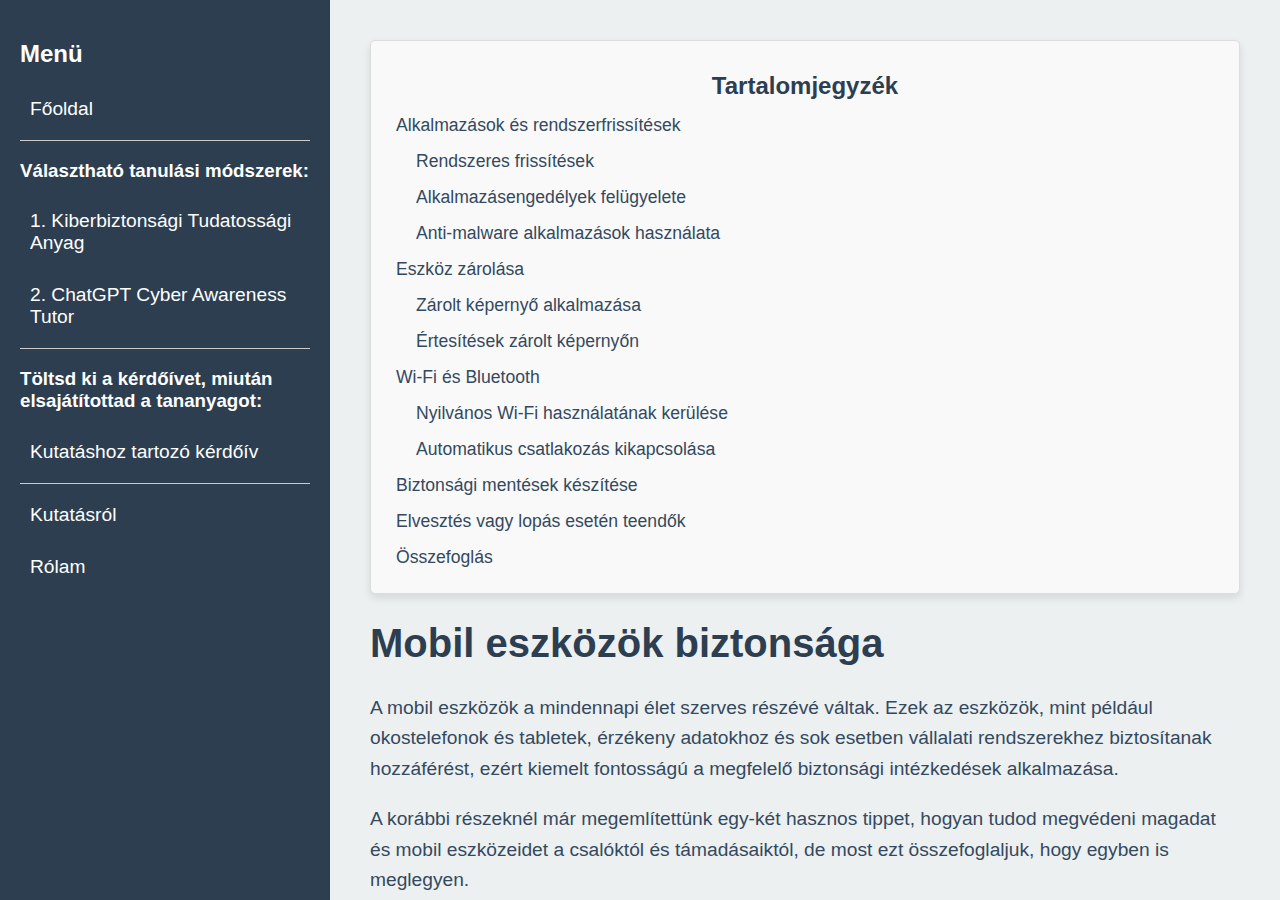
<file: awareness-training_mobil-devices.html>
<!DOCTYPE html>
<html lang="en">
<head>

    <!-- Google tag (gtag.js) -->
    <script async src="https://www.googletagmanager.com/gtag/js?id=G-TZT1EW1GNY"></script>
    <script>
        window.dataLayer = window.dataLayer || [];
        function gtag(){dataLayer.push(arguments);}
        gtag('js', new Date());

        gtag('config', 'G-TZT1EW1GNY');
    </script>
    
    <!-- Cloudflare Web Analytics -->
    <script defer src='https://static.cloudflareinsights.com/beacon.min.js' data-cf-beacon='{"token": "919420273ae440da86cebc139578bb29"}'>
    </script>
    <!-- End Cloudflare Web Analytics -->

    <link rel="stylesheet" href="awareness-training-style.css">

    <meta charset="UTF-8">
    <meta name="viewport" content="width=device-width, initial-scale=1.0">
    <meta name="description" content="Welcome to my GitHub Pages site">
    <meta name="author" content="Your Name">
    <title>Mobil eszközök biztonsága | Kiberbiztonsági Tudatosság</title>

</head>
<body>

    <div class="container">
        <!-- Left side floating menu -->
        <div class="menu">
            <h2>Menü</h2>
            <a href="index.html">Főoldal</a>
            <hr> <!-- Elválasztó vonal -->
            <h3>Választható tanulási módszerek:</h3> <!-- Cím -->
            <a href="awareness-training.html">1. Kiberbiztonsági Tudatossági Anyag</a>
            <a href="https://chatgpt.com/g/g-dtX6oPxpB-cyber-awareness-tutor">2. ChatGPT Cyber Awareness Tutor</a>
            <hr> <!-- Másik elválasztó vonal -->
            <h3>Töltsd ki a kérdőívet, miután elsajátítottad a tananyagot:</h3> <!-- Cím -->
            <a href="https://forms.office.com/Pages/ResponsePage.aspx?id=SLszAZD3YEWmTaxGpHL7vBLHMQZ1_nBIvK2gJZeGPF1UQ0hQNzJXN1gxNEIzODdTNzFDS1hKREs2NS4u">Kutatáshoz tartozó kérdőív</a>
            <hr>
            <a href="research.html">Kutatásról</a>
            <a href="about.html">Rólam</a>
        </div>

        <!-- Right side main content -->
        <div class="content" id="content">

            <div class="table-of-contents" id="table-of-contents">
                <h1>Tartalomjegyzék</h1>
            </div>

            <h1>Mobil eszközök biztonsága</h1>

            <p>A mobil eszközök a mindennapi élet szerves részévé váltak. Ezek az eszközök, mint például okostelefonok és tabletek, érzékeny adatokhoz és sok esetben vállalati rendszerekhez biztosítanak hozzáférést, ezért kiemelt fontosságú a megfelelő biztonsági intézkedések alkalmazása.</p>
            <p>A korábbi részeknél már megemlítettünk egy-két hasznos tippet, hogyan tudod megvédeni magadat és mobil eszközeidet a csalóktól és támadásaiktól, de most ezt összefoglaljuk, hogy egyben is meglegyen.</p>

            <h2>Alkalmazások és rendszerfrissítések</h2>

            <h3>Rendszeres frissítések</h3>

            <p>Fontos, hogy a mobil eszközök operációs rendszere és az alkalmazások mindig naprakészek legyenek. A frissítések gyakran tartalmaznak biztonsági javításokat, amelyek nélkül az eszközök sebezhetővé válhatnak a támadásokkal szemben. Ezért azt ajánljuk, hogy csak megbízható forrásból származó alkalmazásokat telepíts az eszközödre, azaz Android eszközök esetén használd a Google Play Store-t, Apple eszközök esetén pedig az Apple App Store-t. Ezen felül pedig végezz rendszeres szoftverfrissítések mind az operációs rendszerre, mind az alkalmazásokra.</p>

            <h3>Alkalmazásengedélyek felügyelete</h3>

            <p>A megbízható forrásból letöltött alkalmazások is hozzáféréseket kérnek a telefon bizonyos adataihoz és funkcióihoz. Fontos, hogy felügyeld és ellenőrizd, hogy miket engedélyezel az alkalmazásnak. Rendszeresen ellenőrizd az alkalmazások által kért engedélyeket, különösen az érzékeny adatokhoz, mint a helymeghatározás, kamera, mikrofon, kontaktok, stb. Csak a szükséges jogosultságokat add meg, és kerüld az ismeretlen alkalmazások telepítését.</p>

            <h3>Anti-malware alkalmazások használata</h3>

            <p>Telepíts megbízható mobil biztonsági alkalmazásokat, amelyek védelmet nyújtanak a kártékony programok, adathalászat és vírusok ellen. Fontos azonban, hogy csak jól ismert forrásból, hivatalos alkalmazásáruházakból származó szoftvereket használj.</p>

            <h2>Eszköz zárolása</h2>

            <h3>Zárolt képernyő alkalmazása</h3>

            <p>Az eszköz zárolásához mindig használj valamilyen hitelesítési formát, például jelszót, PIN-kódot, ujjlenyomat-olvasót vagy arcfelismerést. Ez megakadályozza, hogy illetéktelenek könnyen hozzáférjenek az eszközhöz.</p>

            <h3>Értesítések zárolt képernyőn</h3>

            <p>Beállíthatod, hogy ne jelenjenek meg teljes értesítési tartalmak a zárolt képernyőn. Ehelyett csak az alkalmazás neve vagy általános értesítés jelenjen meg, pl. "Új üzenet". Ezt a legtöbb eszköz beállításainál testreszabhatod. Ez különösen fontos, abban az esetben, ha beállítottad, hogy kapj banki, e-mail, és más érzékeny alkalmazásoktól értesítéseket, mert ekkor ezek az értesítések, például a banki átutalásra vonatkozó adatok nem jelennek meg teljes tartalommal a zárolt képernyőn.</p>

            <h2>Wi-Fi és Bluetooth</h2>

            <h3>Nyilvános Wi-Fi használatának kerülése</h3>

            <p>Nyilvános Wi-Fi hálózatok használata során kerüld a banki vagy egyéb érzékeny adatok elérését. Használj VPN-t, amivel titkosíthatod az adatforgalmat, így csökkentve a lehallgatás esélyét.</p>

            <h3>Automatikus csatlakozás kikapcsolása</h3>

            <p>Kapcsold ki az automatikus Wi-Fi és Bluetooth csatlakozást, így elkerülheted, hogy az eszköz rosszindulatú hálózatokra csatlakozzon fel.</p>

            <h2>Biztonsági mentések készítése</h2>

            <p>Ugyan úgy, ahogy a számítógépekre is kerülhet zsaroló vírus, ami ellehetetleníti a felhasználó hozzáférését az eszközön lévő adatokhoz, ugyan úgy a telefonok és tabletek is megfertőződhetnek. Az is lehet, hogy elveszik vagy ellopják a mobil eszközt.</p>
            <p>Ezért is fontos, hogy rendszeresen készíts biztonsági mentéseket a mobil eszköz adatai védelme érdekében. Használj felhőalapú szolgáltatásokat vagy titkosított fizikai tárolókat (például jelszóval védett merevlemezt).</p>

            <h2>Elvesztés vagy lopás esetén teendők</h2>

            <p>Az egyik legfontosabb kockázat, amely mobil eszközöket tableteket érintheti, az az eszközök elvesztése vagy lopása. Ezek az esetek komoly adatvédelmi kockázatot jelentenek, mivel az eszközökön a felhasználó általában érzékeny információkat tárolnak, mint például bejelentkezési adatok vagy jelszavak, személyes azonosítók, ha az eszköz munkaeszköz is egyben, akkor vállalati adatok is találhatók rajta.</p>
            <p>Az eszköz elvesztése esetén az alábbi lépéseket szükséges megtenned:</p>
            <ul>
                <li>Ha az eszköz elveszik vagy ellopják, használj távoli zárolási vagy törlési lehetőségeket. Ilyen funkciók elérhetők Android és iOS rendszereken is ("Find My Device", "Find My iPhone"), amelyek segítségével a készülék távolról letiltható vagy törölhető.</li>
                <li>Változtasd meg azonnal a jelszavaidat, különösen a kritikus fiókok esetében.</li>
                <li>Ha munkaeszközről van szó, akkor a vállalati elvárásoknak megfelelően jelentened kell a megfelelő informatikai- és/vagy biztonsági csapat felé.</li>
            </ul>

            <h2>Összefoglás</h2>
            <p>Az itt bemutatott intézkedések segítenek minimalizálni a mobil eszközökön tárolt adatokhoz való illetéktelen hozzáférés kockázatát, és biztosítják, hogy a vállalati és személyes információk védve legyenek a kibertámadásokkal és egyéb fenyegetésekkel szemben. A fenti részletezett lépések végrehajtása segíthet elkerülni, hogy érzékeny adatok rossz kezekbe kerüljenek.</p>
            <p>A legfontosabb, hogy soha ne becsüljük alá a mobil eszközök biztonságának fontosságát, hiszen ezek az eszközök gyakran személyes és vállalati adatok tárházát jelentik, amelyeket védenünk kell a kiberfenyegetésekkel szemben.</p>

            <div class="button">
                <a href="awareness-training_summary.html" class="link-button">▼ Befejezés</a>
            </div>

            <button onclick="topFunction()" id="myBtn" title="Go to top">▲</button>

        </div>
    </div>

    <script>
        // Get the button and the target container
        const mybutton = document.getElementById("myBtn");
        const contentDiv = document.getElementById("content");
    
        // Add a scroll event listener to the specific div
        contentDiv.onscroll = function () {
            scrollFunction();
        };
    
        function scrollFunction() {
            if (contentDiv.scrollTop > 20) { // Check the scroll position of the div
                mybutton.style.display = "block"; // Show button when scrolled 20px down
            } else {
                mybutton.style.display = "none"; // Hide button otherwise
            }
        }
    
        // Scroll to the top of the specific div on button click
        function topFunction() {
            contentDiv.scroll({ top: 0, behavior: "smooth" }); // Smooth scroll to top
        }


        // Automatic table of contents generation
        document.addEventListener('DOMContentLoaded', function () {
            const content = document.getElementById('content');
            const toc = document.getElementById('table-of-contents');

            const headers = content.querySelectorAll('h2, h3, h4');
            headers.forEach(header => {
                // Leave "Tartalomjegyzék" out
                if (header.textContent.trim().toLowerCase() === 'tartalomjegyzék') {
                    return;
                }

                const link = document.createElement('a');
                const id = header.textContent.replace(/\s+/g, '-').toLowerCase();
                header.id = id;
                link.href = `#${id}`;
                link.textContent = header.textContent;

                // Defining the levels based on the header tags
                const level = parseInt(header.tagName[1], 10); // h2 = 2, h3 = 3, stb.

                // Only applying indentation from H3 and below
                if (level > 2) {
                    link.style.marginLeft = `${(level - 2) * 20}px`;
                }

                toc.appendChild(link);
            });
        });
    </script>

</body>
</html>
</file>
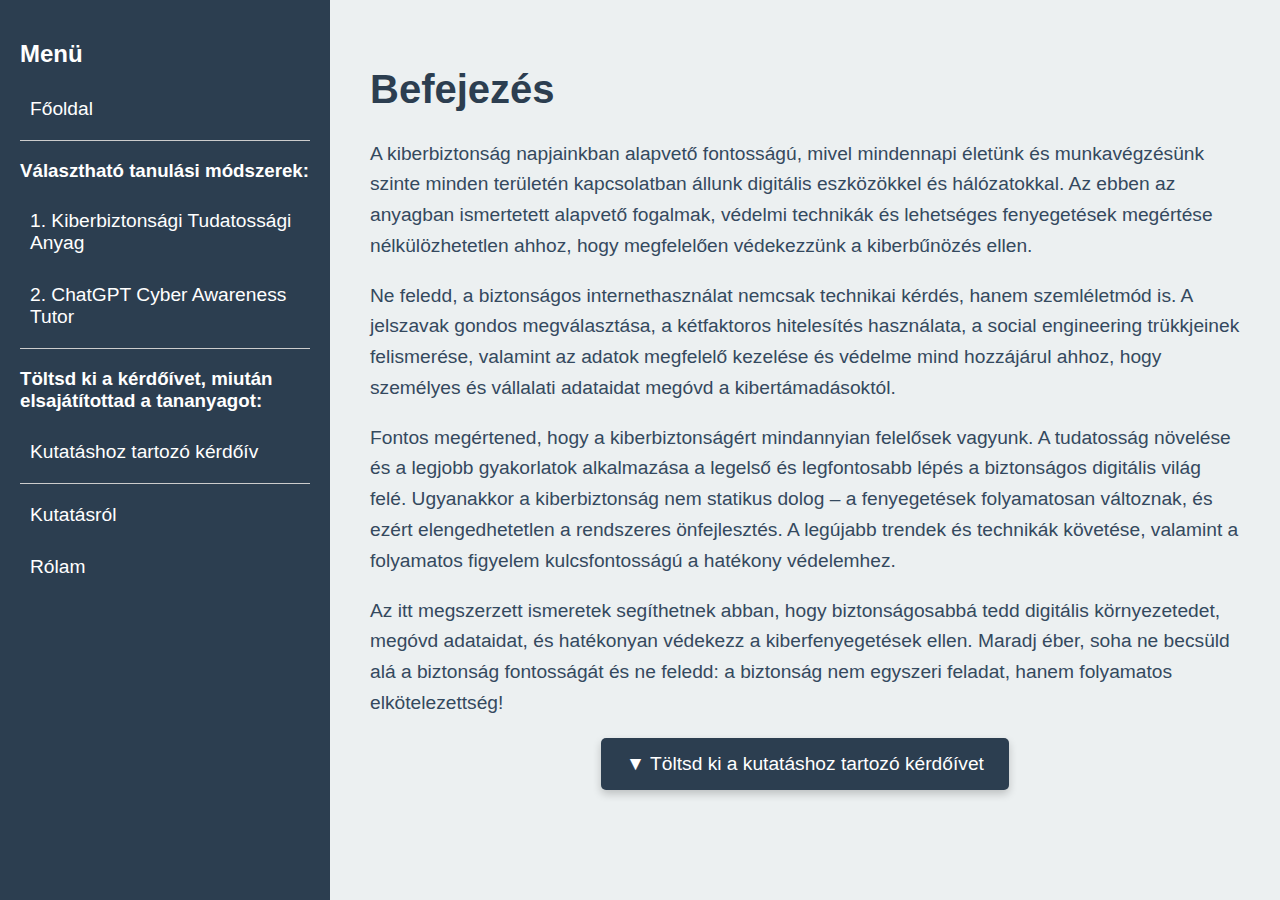
<file: awareness-training_summary.html>
<!DOCTYPE html>
<html lang="en">
<head>

    <!-- Google tag (gtag.js) -->
    <script async src="https://www.googletagmanager.com/gtag/js?id=G-TZT1EW1GNY"></script>
    <script>
        window.dataLayer = window.dataLayer || [];
        function gtag(){dataLayer.push(arguments);}
        gtag('js', new Date());

        gtag('config', 'G-TZT1EW1GNY');
    </script>
    
    <!-- Cloudflare Web Analytics -->
    <script defer src='https://static.cloudflareinsights.com/beacon.min.js' data-cf-beacon='{"token": "919420273ae440da86cebc139578bb29"}'>
    </script>
    <!-- End Cloudflare Web Analytics -->

    <link rel="stylesheet" href="awareness-training-style.css">

    <meta charset="UTF-8">
    <meta name="viewport" content="width=device-width, initial-scale=1.0">
    <meta name="description" content="Welcome to my GitHub Pages site">
    <meta name="author" content="Your Name">
    <title>Befejezés | Kiberbiztonsági Tudatosság</title>
</head>
<body>

    <div class="container">
        <!-- Left side floating menu -->
        <div class="menu">
            <h2>Menü</h2>
            <a href="index.html">Főoldal</a>
            <hr> <!-- Elválasztó vonal -->
            <h3>Választható tanulási módszerek:</h3> <!-- Cím -->
            <a href="awareness-training.html">1. Kiberbiztonsági Tudatossági Anyag</a>
            <a href="https://chatgpt.com/g/g-dtX6oPxpB-cyber-awareness-tutor">2. ChatGPT Cyber Awareness Tutor</a>
            <hr> <!-- Másik elválasztó vonal -->
            <h3>Töltsd ki a kérdőívet, miután elsajátítottad a tananyagot:</h3> <!-- Cím -->
            <a href="https://forms.office.com/Pages/ResponsePage.aspx?id=SLszAZD3YEWmTaxGpHL7vBLHMQZ1_nBIvK2gJZeGPF1UQ0hQNzJXN1gxNEIzODdTNzFDS1hKREs2NS4u">Kutatáshoz tartozó kérdőív</a>
            <hr>
            <a href="research.html">Kutatásról</a>
            <a href="about.html">Rólam</a>
        </div>

        <!-- Right side main content -->
        <div class="content" id="content">

            <h1>Befejezés</h1>
            
            <p>A kiberbiztonság napjainkban alapvető fontosságú, mivel mindennapi életünk és munkavégzésünk szinte minden területén kapcsolatban állunk digitális eszközökkel és hálózatokkal. Az ebben az anyagban ismertetett alapvető fogalmak, védelmi technikák és lehetséges fenyegetések megértése nélkülözhetetlen ahhoz, hogy megfelelően védekezzünk a kiberbűnözés ellen.</p>
            <p>Ne feledd, a biztonságos internethasználat nemcsak technikai kérdés, hanem szemléletmód is. A jelszavak gondos megválasztása, a kétfaktoros hitelesítés használata, a social engineering trükkjeinek felismerése, valamint az adatok megfelelő kezelése és védelme mind hozzájárul ahhoz, hogy személyes és vállalati adataidat megóvd a kibertámadásoktól. </p>
            <p>Fontos megértened, hogy a kiberbiztonságért mindannyian felelősek vagyunk. A tudatosság növelése és a legjobb gyakorlatok alkalmazása a legelső és legfontosabb lépés a biztonságos digitális világ felé. Ugyanakkor a kiberbiztonság nem statikus dolog – a fenyegetések folyamatosan változnak, és ezért elengedhetetlen a rendszeres önfejlesztés. A legújabb trendek és technikák követése, valamint a folyamatos figyelem kulcsfontosságú a hatékony védelemhez. </p>
            <p>Az itt megszerzett ismeretek segíthetnek abban, hogy biztonságosabbá tedd digitális környezetedet, megóvd adataidat, és hatékonyan védekezz a kiberfenyegetések ellen. Maradj éber, soha ne becsüld alá a biztonság fontosságát és ne feledd: a biztonság nem egyszeri feladat, hanem folyamatos elkötelezettség!</p>

            <div class="button">
                <a href="https://forms.office.com/e/C1SywrMJig" class="link-button">▼ Töltsd ki a kutatáshoz tartozó kérdőívet</a>
            </div>

            <button onclick="topFunction()" id="myBtn" title="Go to top">▲</button>

        </div>
    </div>

    <script>
        // Get the button and the target container
        const mybutton = document.getElementById("myBtn");
        const contentDiv = document.getElementById("content");
    
        // Add a scroll event listener to the specific div
        contentDiv.onscroll = function () {
            scrollFunction();
        };
    
        function scrollFunction() {
            if (contentDiv.scrollTop > 20) { // Check the scroll position of the div
                mybutton.style.display = "block"; // Show button when scrolled 20px down
            } else {
                mybutton.style.display = "none"; // Hide button otherwise
            }
        }
    
        // Scroll to the top of the specific div on button click
        function topFunction() {
            contentDiv.scroll({ top: 0, behavior: "smooth" }); // Smooth scroll to top
        }
    </script>

</body>
</html>
</file>
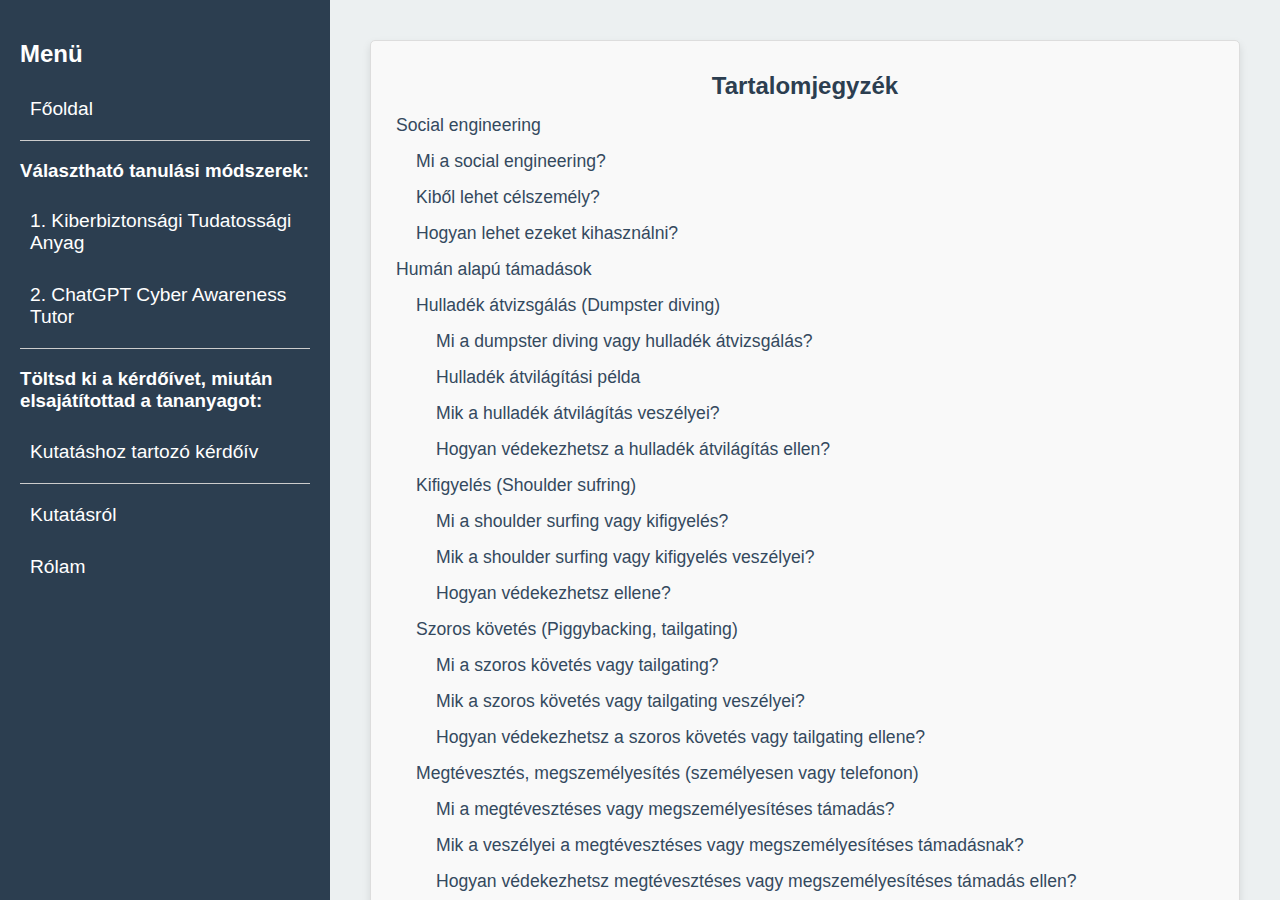
<file: awareness-training_threats.html>
<!DOCTYPE html>
<html lang="en">
<head>

    <!-- Google tag (gtag.js) -->
    <script async src="https://www.googletagmanager.com/gtag/js?id=G-TZT1EW1GNY"></script>
    <script>
        window.dataLayer = window.dataLayer || [];
        function gtag(){dataLayer.push(arguments);}
        gtag('js', new Date());

        gtag('config', 'G-TZT1EW1GNY');
    </script>
    
    <!-- Cloudflare Web Analytics -->
    <script defer src='https://static.cloudflareinsights.com/beacon.min.js' data-cf-beacon='{"token": "919420273ae440da86cebc139578bb29"}'>
    </script>
    <!-- End Cloudflare Web Analytics -->

    <link rel="stylesheet" href="awareness-training-style.css">

    <meta charset="UTF-8">
    <meta name="viewport" content="width=device-width, initial-scale=1.0">
    <meta name="description" content="Welcome to my GitHub Pages site">
    <meta name="author" content="Your Name">
    <title>Veszélyforrások és fenyegetések | Kiberbiztonsági Tudatosság</title>
    <style>

    </style>
</head>
<body>

    <div class="container">
        <!-- Left side floating menu -->
        <div class="menu">
            <h2>Menü</h2>
            <a href="index.html">Főoldal</a>
            <hr> <!-- Elválasztó vonal -->
            <h3>Választható tanulási módszerek:</h3> <!-- Cím -->
            <a href="awareness-training.html">1. Kiberbiztonsági Tudatossági Anyag</a>
            <a href="https://chatgpt.com/g/g-dtX6oPxpB-cyber-awareness-tutor">2. ChatGPT Cyber Awareness Tutor</a>
            <hr> <!-- Másik elválasztó vonal -->
            <h3>Töltsd ki a kérdőívet, miután elsajátítottad a tananyagot:</h3> <!-- Cím -->
            <a href="https://forms.office.com/Pages/ResponsePage.aspx?id=SLszAZD3YEWmTaxGpHL7vBLHMQZ1_nBIvK2gJZeGPF1UQ0hQNzJXN1gxNEIzODdTNzFDS1hKREs2NS4u">Kutatáshoz tartozó kérdőív</a>
            <hr>
            <a href="research.html">Kutatásról</a>
            <a href="about.html">Rólam</a>
        </div>

        <!-- Right side main content -->
        <div class="content" id="content">

            <div class="table-of-contents" id="table-of-contents">
                <h1>Tartalomjegyzék</h1>
            </div>

            <h1>Veszélyforrások és fenyegetések</h1>

            <p>A veszélyforrások és fenyegetések közé tartoznak a social engineering támadások, amelyek a humán tényezők kihasználására építenek, például megtévesztésre vagy megszemélyesítésre. Ide tartoznak az olyan módszerek, mint a dumpster diving, shoulder surfing, piggybacking és az adathalászat. Ezen kívül a számítógépes támadások, például az ál-weboldalak, csaló applikációk és kártékony kódok is jelentős veszélyt jelentenek. Ebben a fejezetben részletesen elemezzük ezeket a támadásokat, hogy könnyebben felismerhetők és elháríthatók legyenek.</p>

            <h2>Social engineering</h2>

            <p>Üdvözlünk a social engineering érdekes világában, amely egy olyan kifinomult művészet, amelyben a kiberbűnözők pszichológiai manipulációval ráveszik az embereket arra, hogy érzékeny információkat osszanak meg.</p>
            <p>Ebben a témakörben a kiberbűnözők által a social engineering támadások során alkalmazott taktikákról lesz szó. Ezeknek a technikáknak a megértése elengedhetetlen ahhoz, hogy megvédd magad és szervezetedet ezektől a támadásoktól.</p>

            <h3>Mi a social engineering?</h3>

            <p>A social engineering meghatározását Kevin Mitnick fogalmazta meg a legjobban:</p>
            <p><i>„A social engineering a befolyásolás és rábeszélés eszközével megtéveszti az embereket, manipulálja, vagy meggyőzi őket, hogy a social engineer tényleg az, akinek mondja magát. Ennek eredményeként a támadó – technológia használatával vagy anélkül – képes az embereket információszerzés érdekében kihasználni.”</i></p>
            <p>A social engineering egy olyan módszer, amelyben a kiberbűnözők kihasználják a másokban való bizalom iránti természetes emberi hajlamot. Ezt a bizalmat kihasználva férnek hozzá a támadók érzékeny információkhoz.</p>
            <p>Egy social engineering támadás négy fázisból épül fel:</p>
            <p>1. Információ gyűjtés</p>
            <p>A social engineering támadásoknak első lépése, hogy a támadó a célpontokról minél több és jó minőségű adatot szerezzen meg, amelyekre később a kapcsolat kiépítéséhez szükséges fedőtörténeteiket (legendáikat) építhetik. Az adatok összegyűjtéséhez és az áldozat internetes szokásainak megfigyeléséhez sok türelem szükséges.</p>
            <p>2. Kapcsolat kiépítése</p>
            <p>A szükséges mennyiségű információ összegyűjtése után a támadó beszélgetést kezdeményez az áldozattal anélkül, hogy az áldozatnak bármi gyanús dolog feltűnne.</p>
            <p>3. A kapcsolat kihasználása</p>
            <p>A harmadik lépés általában a célponttal való hosszú kapcsolattartás után következik be. A támadó egy bizalmas kapcsolat kiépítése után ráveszi a célpontot, hogy különböző hasznos információkat osszon meg.</p>
            <p>4. Támadás végrehajtása</p>
            <p>Az utolsó lépésben a támadó szépen lassan megszakítja a kommunikációt anélkül, hogy ez gyanút keltene az áldozatban. A támadó célja megvalósult, és a lassú lezárás miatt az áldozat is ritkán jön rá, hogy valaha támadás áldozatául esett.</p>

            <h3>Kiből lehet célszemély?</h3>

            <p>Bárkiből lehet célszemély, hiszen a felhasználó és munkavállaló a legtöbb védendő értékhez közvetlenül hozzáférhet. Te, mint felhasználó és/vagy munkavállaló kezeled a hardver eszközöket, futtatod a szoftvereket és dolgozol a szervezet által kezelt adatokkal. Azért is az ember a leggyengébb láncszem, mert a felhasználók általában nem fordítanak teljes figyelmet a számítógépes rendszerekre a használatuk közben. Ezen felül az embereknek vannak olyan tulajdonságai, amelyeket ki lehet használni (segítőkészség, naivitás, közlékenység), és hangulatukat és viselkedésüket akár stresszhelyzetek (konfliktusok, meggondolatlanság, munkahelyi nyomás) vagy pillanatnyi helyzetek (fáradtság, szabadság, betegség) is befolyásolhatják.</p>

            <h3>Hogyan lehet ezeket kihasználni?</h3>

            <p>A social engineering különböző módokon használható ki, például kártékony programok terjesztésével, adathalászattal, hulladék átvizsgálásával, illetéktelen épületbe jutással, vagy telefonos megtévesztéssel. A támadók célja az információgyűjtés és a megtévesztés, ezért fontos, hogy minden gyanús üzenetet és linket alaposan ellenőrizz, mielőtt személyes adatokat adnál meg. Légy óvatos az információk online megosztásával, és mindig ellenőrizd a forrás hitelességét egy másik csatornán.</p>
            <p>A következő fejezetekben a humán és számítógépes támadások konkrét módszereit vizsgáljuk meg részletesebben, hogy hatékonyan védekezhessünk ellenük.</p>

            <h2>Humán alapú támadások</h2>

            <p>A humán alapú támadások során a támadók közvetlenül az embereket próbálják megtéveszteni, hogy hozzáférjenek bizalmas információkhoz vagy rendszerekhez. Ezek a támadások gyakran személyes interakciókon alapulnak, mint a megszemélyesítés vagy szoros követés (tailgating). Mivel szemtől szembeni megtévesztést igényelnek, nehezebben kivitelezhetők, de hatékonyak lehetnek, ha a támadó elég meggyőző.    </p>

            <h3>Hulladék átvizsgálás (Dumpster diving)</h3>

            <h4>Mi a dumpster diving vagy hulladék átvizsgálás?</h4>

            <p>Ugye ismeritek azt a mondást… „Ami az egyik embernek szemét, a másiknak drága kincs.”</p>
            <p>Gondoltál már arra, hogy mit tehet egy kiberbűnöző, miután egyszerűen átnézte a szemetedet?</p>
            <p>A dumpster diving vagy hulladék átvizsgálás olyan módszer, amely során a támadók az áldozat kidobott szemetében keresnek értékes információkat, például számlákat, személyes adatokat vagy egyéb érzékeny dokumentumokat. Ezeket az adatokat felhasználva további támadásokat indíthatnak, például adathalász üzeneteket küldhetnek, vagy megpróbálhatják ellopni a személyazonosságodat.</p>

            <h4>Hulladék átvilágítási példa</h4>

            <p>Egy támadó miután a kidobott szemeted között megtalálta a telefonszámodat és az éppen vásárolt termék blokkját. Ezekkel az információkkal a támadó potenciálisan felhívhat vagy SMS-t küldhet neked a megvásárolt termékkel kapcsolatban. Az SMS-ben küldhetnek egy linket és felkérhetnek a termék értékelésére ezzel együtt egy weboldal meglátogatására, ahol aztán további adatok, például jelszó vagy bankkártya adatainak átadására kérnek téged. Ugyan ezt megtehetik telefonon is, adatmegerősítésre hivatkozva.</p>

            <h4>Mik a hulladék átvilágítás veszélyei?</h4>

            <p>A hulladék átvilágítás veszélyei közé tartozik az adatlopás, amely során a támadók hozzáférhetnek személyes adataidhoz, vásárlási és bankkártya-információidhoz, vagy megpróbálhatják ellopni a személyazonosságodat. Ezekkel az adatokkal további megszemélyesítéses támadásokat indíthatnak ellened vagy mások ellen, és legrosszabb esetben ismerőseid, hozzátartozóid is célponttá válhatnak.</p>

            <h4>Hogyan védekezhetsz a hulladék átvilágítás ellen?</h4>

            <p>Fontos, hogy alaposan figyelj arra, hogyan szabadulsz meg az érzékeny adatokat tartalmazó dokumentumoktól, mind a munkahelyeden, mind otthon. Minden személyes adatot tartalmazó iratot apríts fel vagy semmisíts meg aprító gép segítségével vagy akár vágd fel a személyes adatokat tartalmazó részt ollóval, mielőtt kidobod. Ne felejtsd el ellenőrizni a borítékokat és csomagokat sem, mivel ezeken/ezekben is lehetnek értékes információk.</p>

            <h3>Kifigyelés (Shoulder sufring)</h3>

            <h4>Mi a shoulder surfing vagy kifigyelés?</h4>

            <p>Shoulder surfing, vagy viccesen magyarra fordítva a váll-szörf egy olyan módszer, ami már jóval régebb óta létezik, mint az okostelefonok és a hordozható laptopok.</p>
            <p>Ez egy olyan módszer, amely során a támadók nyilvános helyeken figyelik meg mások bejelentkezési adatait, PIN-kódjait vagy egyéb érzékeny információit. Ez különösen hatékony zsúfolt helyeken, ahol könnyen észrevétlenül megfigyelhetik az áldozatot, például amikor űrlapokat töltenek ki, PIN-kódot írnak be egy ATM-be, vagy jelszót adnak meg egy nyilvános helyen például: internet kávézókban vagy könyvtárakban. A kifigyelés akár távolabbról is történhet, például távcső vagy rejtett kamerák segítségével.</p>
            <p>Sokan alábecsülik ezt a veszélyt, mivel azt gondolják, hogy könnyen észrevennék, ha valaki figyeli őket, de a támadóknak elég egyetlen alkalom, egy szerencsés helyzet, hogy hasznot húzzanak a helyzetből.</p>

            <h4>Mik a shoulder surfing vagy kifigyelés veszélyei?</h4>

            <p>A shoulder surfing veszélyei közé tartozik, hogy a támadók könnyen hozzáférhetnek a bizalmas információidhoz, például jelszavaidhoz és PIN-kódjaidhoz.</p>
            <p>A shoulder surfing gyakorlati példája lehet, amikor egy személy egy zsúfolt kávézóban ül, és a laptopján egy online banki fiókba próbál bejelentkezni. Amikor a felhasználó beírja a jelszavát, egy mögötte ülő ember, aki a vállára néz, könnyen megfigyelheti, hogy milyen adatokat gépel be.</p>
            <p>Egy másik példa, amikor egy felhasználó egy ATM-nél áll, és beírja a PIN-kódját. Ha valaki a közelben áll, akár szándékosan, akár véletlenül, jól láthatja, milyen számokat üt a billentyűzeten. A támadó ezután az áldozat pénztárcájából könnyen ellophatja a bankkártyát, és az így megszerzett PIN-kóddal hozzáférhet a számlájához.</p>

            <h4>Hogyan védekezhetsz ellene?</h4>

            <p>A shoulder surfing elleni védekezés érdekében a következő intézkedéseket teheted meg.</p>
            <p>Kerüld a nyilvános bejelentkezéseket; lehetőleg ne jelentkezz be felhasználói fiókokba nyilvános helyeken. Ha mégis nyilvános helyen dolgozol, keresd azokat a sarkokat, ahol kevesen vannak, hogy elkerüld a hátad mögötti megfigyelést. Ha nem tudod elkerülni a nyilvános helyet, alkalmazz betekintésgátlót (privacy filtert) az eszközöd képernyőjén, hogy megnehezítsd a mások számára a láthatóságot. Amikor gépelsz vagy adatokat írsz be, takard el a billentyűzetet vagy a papíralapú dokumentumokat a testeddel, ezzel is megnehezítve a megfigyelést.  Illetve mindig figyelj arra, hogy ne hagyd őrizetlenül az eszközeidet. Ezzel csökkentheted a kockázatot, hogy valaki hozzáférjen az adataidhoz.</p>
            <p>Ne használd újra a jelszavaidat több fióknál, mivel ez segít elkerülni, hogy több felhasználói fiókod is a támadó áldozatául essen, ha valamilyen módon sikerülne meglesnie a jelszavad. Használj erős és egyedi jelszavakat, és aktiváld a többfaktoros hitelesítést. Az SMS-kód helyett használj megbízható hitelesítési alkalmazást, mint például a Google Authenticator-t vagy a Microsoft Authenticator-t.</p>
            <p>Ezek az egyszerű lépések segíthetnek csökkenteni a shoulder surfing támadások kockázatát, és biztosítani a személyes adataid védelmét.</p>

            <h3>Szoros követés (Piggybacking, tailgating)</h3>

            <h4>Mi a szoros követés vagy tailgating?</h4>

            <p>A szoros követés, vagy tailgating, piggybacking, az a módszer, amikor valaki megpróbál belépni egy épületbe vagy védett területre úgy, hogy szorosan követ egy bejutásra feljogosított személyt.</p>
            <p>Az egyik leggyakoribb eset, amikor egy személy udvariasan nyitva tartja az ajtót egy másik személynek, akiről nem tudja, hogy jogosult-e a belépésre.</p>
            <p>Egy másik eset, amikor egy feledékeny ember hagyja, hogy az ajtó lassan becsukódjon mögötte, lehetőséget adva egy illetéktelen személynek, hogy a záródó ajtón keresztül belépjen.</p>
            <p>Szoros követés akaratlanul is megtörténhet, például ha valaki munkálatok során kinyit egy ajtót, miközben cipekedik, így lehetőséget adva harmadik feleknek a belépésre.</p>

            <h4>Mik a szoros követés vagy tailgating veszélyei?</h4>

            <p>A szoros követés veszélyei sokrétűek. Vannak, akik elsősorban értékes berendezéseket, például laptopokat és intelligens eszközöket akarnak ellopni, mivel ezek érzékeny információkat tárolnak, így nem csupán az eszközök, hanem az azokon lévő adatok is értékesek. Mások arra törekednek, hogy információkat vagy pénzt lopjanak el, míg megint mások célja, hogy kémprogramokat juttassanak be számítógépekbe vagy routerekbe. Továbbá, egyes támadók megpróbálhatnak bejutni a vállalat szerverszobájába, ahol backdoor malware használatával hozzáférhetnek a teljes hálózathoz, így adatokat és vállalati titkokat lophatnak el. Végül, vannak olyanok is, akik pusztán kárt akarnak okozni erőszakkal vagy vandalizmussal.</p>

            <h4>Hogyan védekezhetsz a szoros követés vagy tailgating ellene?</h4>

            <p>A szoros követés vagy tailgating ellen a következő egyszerű intézkedésekkel védekezhetsz. A kulcsok, intelligens jelvények és kártyaolvasók megfelelő eszközök az illetéktelen emberek behatolásának meggátolására; ha valakinek nincs belépésre feljogosító eszköze, akkor nem fog tudni belépni. Ha azt látod, hogy valaki azonosítás nélkül vagy illetéktelenül próbál belépni egy nyitott ajtón vagy kapun, tájékoztasd őt, hogy ez nem helyes, és próbáld meg nem beengedni a személyt, akár becsukva az ajtót, vagy kérd el tőle a belépésre feljogosító eszközét.</p>
            <p>Emellett, ha valakinek mégis sikerült behatolni illetéktelenül egy elzárt helyre, plusz védelmet biztosít, ha mindig lezárod a géped, ha nem ülsz előtte. Ne hagyj az asztalodon vagy a nyomtatóban érzékeny adatot tartalmazó papírokat, és biztonságosan zárd el az adatokat tartalmazó hordozókat. Ezek az intézkedések hozzájárulnak a biztonság megőrzéséhez, és segítenek elkerülni a szoros követésből adódó kockázatokat.</p>
            
            <h3>Megtévesztés, megszemélyesítés (személyesen vagy telefonon)</h3>

            <h4>Mi a megtévesztéses vagy megszemélyesítéses támadás?</h4>

            <p>Egy korábbi fejezetben már beszéltünk a social engineering, vagyis az emberek manipulálására épülő támadások különböző formáiról. Az egyik ilyen módszer a megtévesztés és megszemélyesítés, amely során a támadók különféle trükkökkel próbálnak bizalmas információkhoz jutni.</p>
            <p>A kiberbűnözők gyakran használják ezeket a módszereket arra, hogy bizalmas adatokat szerezzenek meg. Az első lépésben információkat gyűjtenek az áldozatról, majd egy kidolgozott fedősztorit építenek fel. A cél, hogy a megtévesztéssel elnyerjék az áldozat bizalmát, és rábírják arra, hogy érzékeny adatokat adjon ki. Gyakori taktika, hogy a támadók megbízható személynek adják ki magukat, például hatósági képviselőnek vagy vállalati dolgozónak. Így könnyebben tudnak nyomást gyakorolni, és meggyőzni az áldozatot.</p>
            <p>A megszemélyesítés során a támadó konkrétan valaki másnak adja ki magát, hogy beférkőzzön egy személy, cég vagy rendszer közelébe, és információkat szerezzen. Ez a módszer rendkívül hatékony lehet, hiszen a támadók bárkinek kiadhatják magukat – egy egyetemi diáknak, egy új munkatársnak, takarítónak, auditornak, újságírónak, sőt, akár egy pizza-futárnak is.</p>

            <h4>Mik a veszélyei a megtévesztéses vagy megszemélyesítéses támadásnak?</h4>

            <p>Egy ilyen támadás különösen veszélyes lehet vállalatok számára. A támadók például olyan információk birtokába juthatnak, amelyekkel egy munkatárs nevében utasítást adhatnak egy pénzügyi tranzakció végrehajtására, vagy érzékeny vállalati adatokat kérhetnek ki. Az ilyen jellegű támadások komoly adatsértéseket és pénzügyi veszteségeket okozhatnak, ha nem vagyunk elég körültekintők.</p>

            <h4>Hogyan védekezhetsz megtévesztéses vagy megszemélyesítéses támadás ellen?</h4>

            <p>Légy óvatos a közösségi médiával. A kiberbűnözők gyakran használják a közösségi médiát, például a LinkedInt, hogy információkat szerezzenek rólad és a munkahelyedről. Soha ne folytass bizalmas beszélgetéseket ilyen felületeken, és mindig gondold át, hogy kivel osztasz meg információt.</p>
            <p>Tartsd szem előtt a szokatlan jeleket. Mindannyian elfoglaltak vagyunk, és néha reflexből reagálunk az üzenetekre. Ám mindig érdemes egy pillanatra megállni és átgondolni a helyzetet. Miért kérne éppen ez a kolléga pénzátutalást vagy bizalmas adatokat?</p>
            <p>Néhány figyelmeztető jel:</p>
            <ol>
                <li>Az üzenet egy szokatlan kommunikációs csatornán érkezik.</li>
                <li>Az illető nyelvezete nem olyan, amit megszoktál tőle.</li>
            </ol>
            <p>Ellenőrizzük az illetőt egy másik kommunikációs csatornán keresztül! Gyanítjuk, hogy csaló üzenetet kaptunk? Hívjuk fel a feladót, vagy vegyük fel vele a kapcsolatot egy másik kommunikációs csatornán keresztül és kérdezzünk rá az üzenetre. Sőt még akár személyesen is megkérdezhetjük az illetőt az üzenet valódiságáról.</p>
            <p>A kulcs az, hogy mindig legyünk éberek és ne engedjünk a megtévesztésnek. Néhány egyszerű lépéssel sokkal nehezebbé tehetjük a támadók dolgát.</p>

            <h3>Deepfake</h3>

            <p>Életünk számos része az internetre költözött, ezért a kiberbűnözők újabb trükköket vetnek be és video-, hangmanipulációs és klónozási technikákat használnak, hogy a könnyen megtéveszthető felhasználókat verjenek át.</p>
            <p>A generatív mesterséges intelligencia 2023-as fellendülése óta a szövegből képet, videót és hanganyagot gyártó algoritmusok nagyon gyorsan fejlődnek és szinte lehetetlen bármiféle előrejelzést adni arról, mit hozhat a jövő.</p>
            <p>A gépi tanulás által táplált "deepfake" jelenség miatt pedig minden eddiginél komolyabban kell megfontolnunk, hogy elhihetünk-e mindent, amit az interneten látunk.</p>
            <p>Csak egy évvel ezelőtt ez a technológia csak képzett hackerek és szakértők számára volt elérhető. Ma már bárki, akinek van telefonja vagy számítógépe, képes deepfake-et készíteni.</p>

            <h4>Mi az a deepfake és miért fontos?</h4>

            <p>Régebben sok időt és szakértelmet igényelt egy videó vagy hanganyag manipulálása, de ma már a mesterséges intelligencia könnyebbé tette ezt. A "deepfake" olyan hamis videót vagy hanganyagot jelent, amely a gépi tanulás segítségével készült, és rendkívül valósághű lehet.</p>
            <p>Bár az interneten sok ártalmatlan manipulált kép és videó kering, például "arccsere" vagy az "öregítsd magad" trendek, a deepfake-ek sokkal veszélyesebbek. Ezek olyan hamisítványok, amelyeket nagyon nehéz megkülönböztetni a valóditól, és gyakran félrevezetik az embereket.</p>
            <p>Sajnos a deepfake-eket gyakran rossz célokra használják, például személyazonosság-lopásra, álhírek terjesztésére vagy politikai manipulációra. Különösen aggasztó, hogy a deepfake-ek túlnyomó része nőket céloz meg, gyakran pornográf tartalmak formájában.</p>
            <p>A deepfake-ek használata egyre gyakoribbá válik, és mivel az az emberek gyakran nem tudják eldönteni, hogy valódiak-e vagy sem, ez komoly kiberbiztonsági fenyegetést jelent. A deepfake-ek egyre fejlettebbek a valósághűségüket tekintve, így potenciálisan célba vehetik az arcfelismerő rendszereket, amelyeket egyre gyakrabban használnak az online fiókok, például a banki ügyintézés biztosítására.</p>

            <h4>A deepfake különböző típusai</h4>

            <p>A deepfake-ek többféle formában jelenhetnek meg: hamis szövegként, képként, videóként vagy hangként.</p>

            <h5>Hamis szövegek</h5>

            <p>Ezeket mesterséges intelligencia segítségével hozzák létre, és nagyon meggyőzőek lehetnek. Ezek a szövegek első ránézésre nem lehet megkülönböztetni az ember által írottaktól, és különféle célokra használják, például használhatják őket üzenetek, blogbejegyzések vagy chat-válaszok generálására.</p>

            <h5>Hamis képek és videók</h5>

            <p>Hamis képek és videók esetében a mesterséges intelligencia különféle eljárásokat alkalmaz a képeken és videókban megjelenő arcok manipulálására. Az arccsere ("face swap") során egy személy arcát helyettesítik egy másikéval, azonos arckifejezéssel, megvilágítással és tekintetirányzattal. Az arcrekonstrukció ("face reenactment") pedig egy személy arckifejezését vagy fejmozgását módosítja úgy, hogy olyasmit mondjon vagy tegyen a videóban, amit valójában sosem tett. Ezenkívül új, valóságban nem létező személyek is létrehozhatók.</p>

            <h5>Hamis hangok</h5>

            <p>A hamis hangok előállításánál a szöveget beszéddé alakító ("text-to-speech", TTS) és a hangkonverziós ("voice conversion", VC) eljárások jelentősek. A szöveget beszéddé alakító rendszer (TTS-rendszer) egy beírt szöveget hanggá alakít, amely úgy hangzik, mintha a célszemély mondaná. A hangkonverzió (VC-rendszer) pedig egy már meglévő hangfelvételt módosít úgy, hogy az új hang a célszemély hangjára hasonlítson, de mégis eltér az eredeti felvételtől. Mindkét technológia akkor működik jól, ha a célszemélyről sok, jó minőségű hangfelvétel áll rendelkezésre, gyakran több órányi.</p>

            <h4>Lehetséges veszélyhelyzetek a deepfake használatával</h4>

            <p>A deepfake-eknek számos veszélye van.</p>

            <h5>Biometrikus rendszerek kijátszása</h5>

            <p>A deepfake technikákkal készített videók vagy hangfelvételek megtéveszthetik a biometrikus azonosító rendszereket, például a telefonos hangfelismerést vagy az arcfelismerést.</p>

            <h5>Social engineering</h5>

            <p>A deepfake technológiát felhasználva célzott adathalász támadások és csalások is végrehajthatók. Például a támadók lemásolhatják egy vezérigazgató hangját, és felhívhatják a vállalat egyik alkalmazottját, hogy pénzügyi tranzakciókat kezdeményezzenek. Ez komoly anyagi károkat okozhat a cégnek, mivel az alkalmazott azt hiszi, hogy a kérést valóban a vezetőtől kapta.</p>

            <h5>Dezinformációs kampányok</h5>

            <p>A deepfake-ekkel hitelesnek tűnő, de manipulált médiatartalmakat készíthetnek, amelyekkel félrevezető információkat terjesztenek. Ezek a hamis hírek komoly társadalmi vagy politikai károkat okozhatnak, befolyásolva a közvéleményt vagy választási eredményeket.</p>

            <h5>Rágalmazás</h5>

            <p>A támadók olyan hamis videókat vagy hanganyagokat hozhatnak létre, amelyekben egy személyt valótlan kijelentésekkel vagy helyzetekben mutatnak be. Ez súlyosan károsíthatja az illető hírnevét, akár személyes, akár szakmai szinten.</p>

            <h4>Valódi példa a deepfake egy lehetséges felhasználására</h4>

            <p>Egy anyukát csalók hívtak fel telefonon azzal az ürüggyel, hogy elrabolták a lányát, és váltságdíjat követelnek, különben soha nem látja viszont. A hívás közben az anyuka a háttérben hallotta a lánya hangját, ahogy kétségbeesetten kiabál: „Segíts, anya, elraboltak!”</p>
            <p>A lány éppen egy síúton volt, amikor ez a hívás történt, így az anyuka nem tudta biztosan megállapítani, hogy a lánya valóban bajban van-e. A telefonbeszélgetés alatt az anyuka egyik barátnője is jelen volt, aki azonnal értesítette a 911-et. A barátnő elmondta a diszpécsernek a történteket, aki nyugodtan kezelte a helyzetet, mivel már találkozott hasonló esetekkel. Megpróbálta kideríteni, hogy valóban elrablásról van-e szó, vagy csak egy átverésről. Olyan kérdéseket tett fel, mint például: „Látták a lányt az elmúlt néhány órában? Biztosak benne, hogy elrabolták?”</p>
            <p>Végül az apukát hívták fel, aki szintén ott volt a síúton, hogy ellenőrizze, a lánya biztonságban van-e. Amikor az apuka rémülten berontott a lánya szobájába, a lány megijedt, de szerencsére kiderült, hogy nem történt semmi baj, és a csalók nem jártak sikerrel.</p>
            <p>A csalók deepfake technológiát használtak a lány hangjának utánzásához. Valahonnan megszereztek egy körülbelül 10 perces hangfelvételt a lányról, és ebből hozták létre a segítségkérő hangokat, amelyekkel az anyukát megtévesztették.</p>
            <p>Az esetről egy rövid riport is készült, amelyet egy amerikai hírcsatornán sugároztak: <a href="https://www.youtube.com/watch?v=PG2-6NOIaIY" target="_blank" rel="noopener noreferrer">Mom targeted by alleged AI voice scam that falsely claimed daughter was kidnapped | Nightline</a></p>

            <h4>Tippek a deepfake felismeréséhez</h4>

            <p>Tekintettel arra, hogy a közösségi oldalainkon robbanásszerűen terjednek az új deepfake-ek, és ezek potenciálisan valódi károkat okozhatnak, fontos tudni, hogyan lehet ezeket felismerni.</p>
            <p>Sajnos egyetlen deepfake-azonosítási technika sem teljes mértékben megbízható, az alábbi néhány deepfake-felismerési módszer használata sok esetben segíthet annak megállapításában, hogy egy multimédia fájl valóban deepfake-e vagy sem.</p>
            <p>A legtöbbet használt deepfake manipulációk az arcot célozzák meg. Képek és videó fájlok esetében tehát a deepfake-ek még mindig gyakran felismerhetők a résztvevők arckifejezésének és testmozgásának alapos vizsgálatával.</p>
            <p>Ha videóról van szó, akkor a következőképpen tudod ellenőrizni a médiatartalmat:</p>
            <ol>
                <li>Ellenőrizd, hogy a beszéd illeszkedik-e a száj mozgásához.</li>
                <li>Ellenőrizd, hogy az arckifejezések illeszkednek-e vagy sem a beszéd érzelmi tónusához.</li>
                <li>Vizsgáld meg az arcot. Túl sima vagy túl ráncosnak tűnik a bőr? A bőr öregedése hasonló/megegyezik a haj és a szemek öregedésével? A deepfake modellek ilyen helyzetben inkonzisztensek lehetnek.</li>
                <li>Figyelj az arcszőrzetre vagy annak hiányára. Valódinak tűnik az arcszőrzet? A deepfake-ek hozzáadhatnak vagy eltávolíthatnak bajuszt, pajeszt vagy szakállat.</li>
                <li>Vizsgáld meg, hogy van-e természetellenes pislogás vagy villogás a szemek körül, mivel a mesterséges intelligencia egyelőre nehezen szimulálja a szem pislogását. Ennek eredményeképpen a deepfake algoritmusok általában következetlen pislogási mintákat produkálnak, vagy teljesen elhagyják azt.</li>
                <li>A deepfake algoritmusok gyakran rosszul reprodukálják az árnyékokat és a tükröződéseket, ezért nézed meg, hogy nincs-e furcsa megvilágítás vagy árnyék a képen. Nézd meg alaposan a tükröződéseket vagy árnyékokat a környező felületeken, a háttérben vagy akár a résztvevők szemében.</li>
                <li>Ha nagy felbontású videóról van szó, érdemes alaposan megvizsgálni a szereplő szemét, különösen a pupillákat. Ha a videón látható személy közeli és távoli tárgyakra is fókuszál, vagy különböző fényforrásokra kell reagálnia, akkor a pupillák méretének változnia kellene. A deepfake-ek esetében azonban gyakran előfordul, hogy a mesterséges intelligencia nem kezeli megfelelően ezt a változást, és a szemek természetellenesnek tűnnek. Ez az egyik jele lehet annak, hogy a videót deepfake technológiával készítették.</li>
                <li>Figyeld meg a háttérben vagy az előtérben vannak-e szövegek, feliratok. Az algoritmusok nehezen tudnak betűket ezekből pedig összefüggő szövegeket képként legenerálni.</li>
                <li>A deepfake képeken gyakran észrevehető mesterséges zaj vagy torzítás, amelyet az algoritmusok hoznak létre, hogy elfedjék a hibákat. Ha egy kép részletei, például a bőr textúrája, a háttér vagy a fények szokatlanul homályosak vagy természetellenesek, az arra utalhat, hogy a képet deepfake technológiával manipulálták.</li>
            </ol>
            <p>Vannak a diffúziós modellekből készült deepfake képek is. Egyszerűen fogalmazva, a diffúziós modellek olyan technikák, amelyek képesek nagyon valósághű képeket generálni az alapján, amire betanították őket. Például, ha a modell macskák képein tanult, akkor valósághű macskaképeket tud előállítani. Az ilyen technológiával készült deepfake képek felismerésére a következő jelek segíthetnek:</p>
            <ol>
                <li>Keress aszimmetriákat, például olyan fülbevalókat vagy szemüveg szárakat, amelyek eltérőek a két oldalon.</li>
                <li>Vizsgáld meg, hogy az egyik szem kissé nagyobb-e, mint a másik.</li>
                <li>Ellenőrizd a megfelelő számú ujjakat, valamint a kéz méretét és valósághűségét, mert a kéz a másik dolog, amivel a deepfake-ek jelenleg még küzdenek.</li>
            </ol>
            <p>Az arccsere módszerét alkalmazó deepfake-ek esetében a következő dolgokat érdemes megnézned:</p>
            <ol>
                <li>Vizsgáld meg a homlokot és az arc széleit, mert néha látható az a pont, ahol az „új” arcot az eredeti arcra illesztették.</li>
                <li>Ellenőrizd a texturális vagy színbeli különbségeket, a hajvonalat, mert az illesztésnél ezek is egy kicsit másnak tűnhetnek.</li>
                <li>A deepfake algoritmusok gyakran rosszul reprodukálják az árnyékokat és a tükröződéseket, ezért nézed meg, hogy nincs-e furcsa megvilágítás vagy árnyék a képen. Nézd meg alaposan a tükröződéseket vagy árnyékokat a környező felületeken, a háttérben vagy akár a képen szereplők szemében.</li>
                <li>Figyeld meg a háttérben vagy az előtérben vannak-e szövegek, feliratok. Az algoritmusok nehezen tudnak betűket ezekből pedig összefüggő szövegeket képként legenerálni.</li>
            </ol>
            <p>A deepfake-ek hamarosan olyan valósághűvé válhatnak, hogy még a szakértőknek is nehéz lesz felismerni őket. Mivel a technológia gyorsan fejlődik, fontos, hogy mindig óvatos legyél az online látott tartalmakkal kapcsolatban. Legyél szkeptikus, soha ne fogadj el egy médiatartalmat önmagában. Ellenőrizd a tényeket és hasonlítsd össze a kérdéses videót vagy képet más, megbízható forrásokból származó információival. Mindig próbáld megkeresni a tartalom eredeti forrását, hogy biztos lehess annak hitelességében.</p>

            <h4>Hogyan védekezhetsz a deepfake-ek ellen</h4>

            <p>Létfontosságú, hogy lépéseket tegyél a saját védelmed érdekében. A deepfake-ek létrehozásának megakadályozása technikailag lehetetlen, főleg a hírességek vagy közszereplők esetében, mivel rengeteg videó és kép készül róluk és kerül ki az internetre. Vannak azonban olyan lépések, amelyeket a te magad is megtehetsz annak érdekében, hogy elkerüld, hogy a deepfake-eket készítsenek rólad.</p>
            <p>Bizonyos mértékig megvédheted magad azzal, hogy priváttá teszed a közösségi profilodat. Így csak a barátaid és a követőid láthatják a tartalmaidat. Ez nem csak általában korlátozza a képeid elérhetőségét az interneten, de jelentősen növeli a támadó megtalálásának lehetőségét, ha valaki mégis készít rólad egy deepfake-et.</p>
            <p>Szabályozási előrelépések is történtek a deepfake-ek elleni küzdelemben. Az Európai Parlament elfogadta a világ első AI-jogszabályát, amely szabályozza a mesterséges intelligencia használatát. A jogszabály, az EU szerint segít megvédeni az alapvető jogainkat, a demokráciát, a jogállamot és a környezeti fenntarthatóságot a nagy kockázatú AI-fejlesztésektől, miközben fellendíti az innovációt, és a terület egyik vezetőjévé teszi Európát.</p>
            <p>A jogszabály például előírja azt is, hogy a mesterséges intelligencia által módosított deepfake tartalmakat – legyenek azok akár képek, videók vagy hangfájlok – külön címkével kell majd ellátni, hogy felismerhetők legyenek. Bár ez nagy előrelépés a védelem terén, a támadók sajnos gyakran figyelmen kívül hagyják a törvényeket, így mindig érdemes óvatosnak lenni.</p>

            <h2>Számítógép alapú támadások</h2>

            <p>A számítógépes támadások során a támadók technológiai eszközöket és módszereket használnak, hogy hozzáférjenek bizalmas információkhoz vagy rendszerekhez. Ezek a támadások nem igényelnek személyes interakciót az áldozattal, helyette fejlett informatikai ismeretekre és digitális eszközökre támaszkodnak. Az ilyen típusú támadások célpontjai lehetnek számítógépek, okostelefonok vagy más digitális eszközök, amelyeket mindennap használunk. A támadók ál-weboldalak, csaló applikációk, adathalászat vagy kártékony kódok révén próbálnak hozzáférni az érzékeny adatokhoz, gyakran láthatatlan módon.</p>

            <h3>Álweboldalak</h3>

            <h4>Mik az álweboldalak?</h4>

            <p>Naponta valószínűleg több tíz, de akár több száz weboldalt is felkeresel az interneten, óvatlanul pedig olyan helyekre is tévedhetsz, ahol a kiberbűnözők csak az adataidra várnak.</p>
            <p>Nem csak a napi böngészés során találhatsz rá ilyen áloldalakra, de adathalász emailben vagy közösségi média posztban is megjelennek ilyen oldalakra vezető linkek.</p>
            <p>Az álweboldalak olyan hamis weboldalak, amelyek megtévesztően hasonlítanak a valódi oldalakra, és azzal a céllal hozták létre őket, hogy személyes adatokat, jelszavakat vagy pénzügyi információkat lopjanak. A felhasználók gyakran nem veszik észre a különbséget, mivel a hamis oldalak kinézete az eredetire emlékeztet, ezért legyél nagyon óvatos, és mindig ellenőrizd, hogy tényleg a helyes oldalon jársz-e.</p>

            <h4>Milyen veszélyei vannak az álweboldalaknak?</h4>

            <p>Az álweboldalak fő veszélye az adatlopás. Ha a felhasználók óvatlanul megadják a jelszavaikat vagy személyes adataikat ezeken az oldalakon, azok kiberbűnözők kezébe kerülhetnek, akik ezeket további visszaélésekre használhatják.</p>

            <h4>Hogyan védekezhetsz az álweboldalakkal szemben?</h4>

            <p>Az álweboldalak elleni védekezés során fontos, hogy mindig legyünk éberek és alaposan ellenőrizzük a meglátogatott weboldalakat.</p>
            <p>Az egyik gyakori módszer, amit a támadók alkalmaznak, a homoglifák vagy elgépelt URL-ek használata. A homoglifákra egy olyan módszer, amikor hasonló kinézetű, de valójában különböző karaktereket használnak az URL-ekben. Például a támadók gyakran helyettesítik az „l” betűt egy nagy „i”-vel, mert vizuálisan nagyon hasonlítanak egymásra. Ez megtévesztő lehet egy gyors pillantásra, így egy eredetinek tűnő weboldal valójában hamis lehet. Ehhez kapcsolódik a „typosquatting” jelensége is, amikor szándékosan elírt, népszerű weboldalakhoz hasonló neveken regisztrálnak domainneveket. Például „google.com” helyett „gogle.com” vagy „gooogle.com”</p>
            <p>Egy másik fontos védekezési módszer az álweboldalakkal szemben a HTTPS protokoll használatának ellenőrzése. A HTTPS biztosítja, hogy a felhasználó és a webszerver közötti kapcsolat titkosított legyen, így védelmet nyújt a lehallgatás ellen. Ezt a böngésző címsorában látható "https://" előtag, valamint a lakat ikon jelzi, amely néha zöld színű is lehet. Azonban fontos megjegyezni, hogy önmagában a HTTPS nem garantálja teljes mértékben a biztonságot. Ha a weboldalt egy támadó üzemelteti, akkor hiába van titkosítva a kommunikáció, az adatok mégis a támadóhoz kerülnek. Ezért mindig érdemes figyelni a weboldal hitelességére és más gyanús jelekre is, nem csupán a HTTPS protokollra.</p>
            <p>Emellett érdemes figyelni a weboldalon feltüntetett elérhetőségekre. Minden törvényes vállalat kötelezően megadja elérhetőségi adatait, például címét és telefonszámát. Ha egy oldal ezeket nem tartalmazza, vagy a megadott elérhetőségek gyanúsak (például a telefonszám nem elérhető), az figyelmeztető jel lehet. Az ilyen oldalakat jobb elkerülni.</p>

            <h3>Csaló Applikációk</h3>

            <h4>Mik a csaló applikációk?</h4>

            <p>A csaló applikációk olyan mobilalkalmazások, amelyek első ránézésre ártalmatlannak tűnhetnek, de valójában rosszindulatú célokat szolgálnak, például adatlopást vagy pénzügyi károkozást. Ilyen csalás például, amikor az alkalmazás a háttérben futtatja a hirdetéseket, gyorsítva az akkumulátor lemerülését, vagy amikor a felhasználó tudta nélkül aktiválnak előfizetéseket (fleeceware). Ezek az applikációk gyakran a hivatalos alkalmazásboltokban is elérhetők, így sok felhasználó biztonságban érzi magát letöltésük során, pedig komoly veszélyeket rejtenek.</p>

            <h4>Milyen veszélyei vannak a csaló applikációknak?</h4>

            <p>A csaló applikációk veszélyei többek között adatlopást, pénzügyi csalást, rejtett előfizetési díjakat vagy eszközfertőzést foglalhatnak magukban. Gyakran ezek az alkalmazások a felhasználók tudta nélkül hoznak létre előfizetéseket, vagy fertőzik meg a készüléket olyan kártevőkkel, amelyek célja a felhasználói adatok, például a telefonszámok, e-mail címek vagy banki információk megszerzése.</p>

            <h4>Példa</h4>

            <p>Minden idők egyik legsikeresebb és legkiterjedtebb okostelefonos csalási kampánya.</p>
            <p>Így jellemzik a Dark Herring-et a Zimperium kiberbiztonsági cég tanulmánya. Ebben a rosszindulatú kampányban ismeretlen hekkerek több mint 100 millió androidos okostelefont fertőztek meg, és két év alatt rengeteg pénzt, becslések szerint több százmillió dollárt kaszáltak.</p>
            <p>A támadók 470 appot töltöttek fel a Google Playbe. Ingyenes játékok, fotós kiegészítők, hasznos apróságok, a Google szűrőrendszere nem talált bennük semmi gyanúsat, így simán felkerülhettek a boltba.</p>
            <p>A trükk az volt, hogy az appok telepítés után üzenetet küldtek a felhasználóknak, az üzenetben egy link volt, a linken pedig egy személyre szabott weboldal, ami „ellenőrzési céllal” kért el pár adatot. Ez még nem is volt nagyon gyanús, hiszen nem kért bankkártyaszámot és hasonló érzékeny adatot, "csak" telefonszámot.</p>
            <p>A telefonszámmal a rendszer egy úgynevezett direct carrier billing szerződésbe csalogatta be az óvatlan felhasználót. Ez egy olyan előfizetés, aminek a díját a felhasználó a telefonszámlába beépítve fizeti ki.</p>
            <p>Ezzel a trükkel az appoknak sikerült úgy behúzniuk a csőbe a felhasználóikat, hogy az egészből a Google Play semmit nem észlelt, az alkalmazások így hónapokon keresztül ott tudtak maradni a boltban, letöltésre és áldozatra várva. A vírusirtó alkalmazások sem regisztrálták őket rosszindulatúnak, hiszen nem maguk az appok voltak vírusosak.</p>
            <p>A csalók a felhasználóktól csak kisebb összegeket húztak le havonta, maximum 15 dollárt hozzáírva a telefonszámlához, így akadhattak olyan károsultak is, akik jó ideig észre se vették, hogy lopják a pénzüket.</p>
            <p>2020 márciusában kezdtek el feltűnni a Google Playben ezek az alkalmazások, de csak, közel két évvel később 2022-ben törölték az összeset a kínálatból. Persze ettől még a letöltött és telepített verziók ott maradhattak a készülékeken, <a href="https://github.com/Zimperium/DarkHerring/blob/master/packagenames.md" target="_blank" rel="noopener noreferrer">itt tudod ellenőrizni</a> az érintett appok listáján, hogy a telefonján van-e ilyen.</p>

            <h4>Hogyan védekezhetsz a csaló applikációk ellene?</h4>

            <p>A csaló applikációk elleni védekezés különösen fontos, mivel az okostelefonok sokoldalúságát a milliónyi elérhető alkalmazás biztosítja, de ezek között sajnos gyakran megjelennek kártékony, rosszindulatú programok is.</p>
            <p>Az első lépés, hogy mindig megbízható forrásból tölts le alkalmazásokat. Az eszközöd típusa meghatározza, hogy milyen lehetőségeid vannak. Ha Apple készüléket használsz, csak az App Store-ból töltsd le az appokat, ahol az Apple minden alkalmazást biztonsági ellenőrzésnek vet alá. Ha Androidot használsz, akkor bárhonnan letölthetsz alkalmazásokat, de érdemes a Google Play alkalmazás boltból letöltened az alkalmazásaidat. A Google Play a Google által fenntartott bolt, ahol az alkalmazások átmentek egy alap biztonsági ellenőrzésen. Ezen felül érdemes egy vírusirtó alkalmazást is használni.</p>
            <p>Kerüld a vadonatúj, kevéssé ismert appokat, mivel ezek nagyobb kockázatot hordozhatnak. Minél régebb óta van jelen egy applikáció a piacon, és minél több felhasználói vélemény érkezett rá, annál biztosabb, hogy megbízható.</p>
            <p>Az alkalmazások engedélyei is kulcsfontosságúak. Mielőtt bármilyen engedélyt megadsz, mindig gondold át, valóban szüksége van-e az alkalmazásnak az adott adatokhoz való hozzáférésre. Ne adj meg feleslegesen olyan engedélyeket, amelyek túlzott hozzáférést biztosítanak az adataidhoz vagy a telefonod erőforrásaihoz. Például egy képszerkesztő alkalmazásnak nincs szüksége hozzáférésre a telefonkönyvedhez, ahogy egy navigációs applikációnak sem kell elérnie a kamerádat vagy mikrofonodat.</p>
            <p>A rendszeres frissítések biztosítják, hogy az alkalmazásaid a legújabb biztonsági fejlesztéseket tartalmazzák, amelyekkel elkerülheted az új fenyegetéseket. Érdemes engedélyezni az automatikus frissítéseket, de ha manuálisan frissítesz, legalább kéthetente ellenőrizd, hogy minden appod naprakész legyen.</p>
            <p>Végül fontos, hogy ha fizetési eszköz van társítva a fiókhoz, az alkalmazás törlése nem jelenti a hozzá kapcsolódó előfizetés automatikus lemondását! Mindig gondoskodj arról, hogy az előfizetést külön is megszünteted.</p>

            <h3>Adathordozó szétszórás (Baiting)</h3>

            <h4>Mi a baiting?</h4>

            <p>A baiting (csalizás) egy kiberbiztonsági támadási módszer, amely során a támadók hamis ígéretekkel, nyereményekkel vagy más vonzó ajánlatokkal próbálják rávenni az áldozatokat, hogy rosszindulatú linkekre kattintsanak vagy káros fájlokat töltsenek le. A cél gyakran az áldozat személyes adatainak megszerzése vagy a készülékének megfertőzése.</p>
            <p>A baiting online és offline formában is történhet.</p>
            <p>Online például reklámok, e-mailek vagy közösségi média posztok formájában jelenhet meg, ahol gyakran vonzó ajánlatokkal, például ingyenes szoftverekkel, zenékkel, filmekkel vagy nyereményjátékokkal csalogatják a gyanútlan felhasználókat. Különböző hamis ígéretekkel próbálják megszerezni az áldozat személyes adatait vagy rávenni az áldozatot, hogy telepítenek rosszindulatú programokat.</p>
            <p>Például egy LinkedIn-en lévő posztban arra kérik az áldozatot, hogy töltsön ki egy felmérést saját magával és a munkájával kapcsolatban, miközben pénzt kínálnak neki. Ekkor egy részletes profilt tudnak készíteni rólad a megadott adataidból, amit más támadásoknál felhasználhatnak.  Az ilyen linkek ugyanakkor felkínálhatnak népszerű szoftverek vagy szórakoztató anyagok (filmek, zenék, játékok) ingyenes verzióit nem megbízható webhelyeken vagy fájlmegosztó platformokon. Egy tipikus példa a „Gratulálunk, Ön egy iPhone 13 szerencsés nyertese” üzenet. Kattintás után akár rosszindulatú szoftverek is letöltődnek és települhetnek a készülékedre, veszélyeztetve ezzel az eszköz és a rajta tárolt adatok biztonságát.</p>
            <p>Offline a támadók fizikailag elhagyott pendrive-okat vagy más adathordozókat helyeznek el nyilvános helyeken, például reptereken, kávézókban, parkolókban vagy irodákban. Amikor valaki megtalálja, és kíváncsiságból bedugja a számítógépébe, a pendrive rosszindulatú szoftvereket telepít, amelyek hozzáférhetnek az áldozat hálózatához vagy adatállományaihoz.</p>
            <p>A baiting sok szempontból olyan, mint az adathalászat. A különbség az, hogy itt tárgy vagy áru ígéretét használja az áldozatok elcsábítására. A hatékonysága abban rejlik, hogy az emberi természet gyenge pontjaira épít. Az emberek természetes kíváncsisága gyakran arra ösztönzi őket, hogy bedugjanak egy talált USB eszközt a számítógépükbe, hogy megnézzék, mi található rajta. Emellett a kapzsiság is erős motiváló tényező, hiszen az ingyenes ajánlatok, nyeremények vagy más értékes tárgyak csábítóak, és sokan nem tudnak ellenállni a lehetőségnek, hogy megszerezzenek valami értékeset, még akkor sem, ha gyanakodniuk kellene.</p>

            <h4>Milyen veszélyei vannak a baitingnek?</h4>

            <p>A baiting során a támadók személyes és/vagy banki adatokat szerezhetnek meg.</p>
            <p>Adatvesztésen felül a számítógép is megfertőződhet. Ha káros szoftverek települnek a számítógépre, azok veszélyeztethetik a felhasználó eszközének biztonságát, és hozzáférhetnek a tárolt adatokhoz.</p>

            <h4>Hogyan védekezhetsz az adathordozó szétszórás ellene?</h4>

            <p>Az egészséges szkepticizmus és az odafigyelés megelőzheti ezeket a támadásokat. Ha túl szép ahhoz, hogy igaz legyen, akkor valószínűleg az is. Legyél mindig óvatos az ilyen csábító üzenetekkel vagy ajánlatokkal szemben.</p>
            <p>Soha ne kattints olyan linkekre, amelyek megbízhatatlan forrásból származnak, és ne tölts le fájlokat kétes weboldalakról.</p>
            <p>Fontos, hogy napra kész vírusírtót használj, hiszen ezek azok a programok, amik észlelik a rosszindulatú tevékenységeket a számítógépen és tudnak intézkedni ellenük.</p>
            <p>Ha találsz egy pendrive-ot, ne használd, amíg nem ellenőrizted. Vannak olyan vírusirtók, amelyek képesek ellenőrizni a cserélhető adathordozók biztonságát.</p>
            <p>Mindig hivatkozz a hivatalos webhelyekre vagy azokra a közvetlen kommunikációs csatornákra, amelyeken megbízható szervezetekkel lehet kommunikálni, hogy meggyőződj az ajánlatok vagy letöltések hitelességéről.</p>
            <p>Ezek az egyszerű, de hatékony lépések segíthetnek elkerülni, hogy csalás áldozatává válj, és megóvhatják a személyes adataid és eszközeid biztonságát.</p>

            <h3> Adathalászat </h3>

            <h4>Mi az adathalászat vagy phishing?</h4>

            <p>Az adathalászat, más néven phishing, a kibertámadások leggyakrabban alkalmazott típusa, amely során megtévesztő e-maileket, üzeneteket vagy webhelyeket használnak, hogy hiteles forrásokat utánozzanak. A támadók célja az, hogy érzékeny adatokat, például jelszavakat, banki információkat vagy személyazonosító adatokat szerezzenek tőled.</p>
            <p>Biztosan találkoztál már az adathalász e-mailek egyik legismertebb formájával, mint a "gazdag nigériai herceg" vagy az "Ön nyert 1 millió eurót" típusú üzenetek. Az utóbbi időben azonban a kiberbűnözők sokkal kifinomultabb módszerekkel támadnak. Olyan e-maileket kaphatsz, amelyek látszólag megbízható bankoktól vagy népszerű internetes szolgáltatásoktól származnak, és arra kérnek, hogy erősítsd meg a fiókod adatait, vagy add meg a bankkártya adataidat.</p>
            <p>Egy tipikus adathalász támadás során a támadó előzetesen összegyűjtött információkkal küld egy gondosan megfogalmazott, hosszú e-mailt, amelyben megemlíti munkával kapcsolatos információkat, a vezetőd nevét, és sürgősséget sugall. Ezzel a taktikával a támadók azt remélik, hogy lecsökken az éberséged, nem leszel többé óvatos, és teljesíted az e-mailben szereplő kérést, például érzékenyebb információkat küldesz, mint például jelszavakat és hitelkártya adatokat, vagy sürgős kifizetést indítasz, esetleg letöltesz egy fájlt.</p>
            <p>Az adathalász támadások népszerűsége nem véletlen, mivel ezek a módszerek egyszerűek és hatékonyak. Az F5 Labs kutatásai szerint az adathalászat felelős volt az illetéktelen behatolások 21%-áért, ami a második legnagyobb ok, amit 2019-ben az amerikai vállalatok jelentettek.</p>

            <h4>Milyen különböző típusai vannak az adathalászatnak?</h4>

            <p>Az adathalászatnak több különböző típusa létezik, amelyeket a támadók különböző stratégiákkal alkalmaznak a céljaik elérésére.

            <h5>Email adathalászat</h5>

            <p>Ez a legelterjedtebb forma, amikor a támadók olyan e-maileket küldenek neked, amelyek látszólag egy megbízható vállalkozástól, például egy banktól származnak. Ezek az üzenetek arra próbálnak rávenni, hogy kattints egy linkre, ahol adatokat kell megadnod, vagy nyiss meg egy rosszindulatú programot tartalmazó csatolmányt.</p>

            <h5>Spear phishing</h5>

            <p>Ez a típus sokkal célzottabb és kifinomultabb. A támadók rólad gyűjtenek össze személyes adatokat, például a teljes nevedet, a munkahelyedet vagy a munkahelyi címedet, sőt, néha még konkrét információkat is a munkakörödről. A személyre szabott üzenetek célja, hogy megbízhatóbbnak tűnjenek, így könnyebben rávihessenek, hogy érzékeny adatokat adj meg.</p>

            <h5>Whaling / Bálnavadászat</h5>

            <p>A Whaling olyan támadás, amely a vezető beosztású alkalmazottakat, a vállalatnál magasabb pozícióban lévő embereket célozza meg. A bálnavadászat célja ugyanaz, mint bármely más adathalász-támadásé. A támadók gyakran személyes vagy vállalati információkat gyűjtenek össze a célpontokról, hogy az üzenetek hitelesebbnek tűnjenek. Az e-mail úgy tűnik, mintha hiteles forrásból érkezett volna, és akár vállalati logókat vagy egy csalárd weboldalra mutató linkeket is tartalmazhat, amelyeket szintén úgy alakítottak ki, hogy legitimnek tűnjenek. Minél több kutatást végeznek a támadók, annál személyre szabottabb és meggyőzőbb lehet az üzenet.</p>
            <p>Például, ha egy vállalat nyilvánosan megosztja a karácsonyi bulin készült fotókat a közösségi médiában, például LinkedIn-en a támadók ezt kihasználhatják: "Szia Tamás, itt István – múlt csütörtökön igazán jól sikerült a karácsonyi party! Remélem, sikerült kiszedned azt a zsírfoltot a piros ingedből!"</p>
            <p>Ez a személyre szabott üzenet könnyen megtéveszthet, mivel hitelesnek tűnik, és egy ismerős helyzetre hivatkozik.</p>

            <h5>Vishing</h5>

            <p>A vishing a telefonos adathalászat egy formája, amely során a támadók telefonon keresztül próbálnak érzékeny adatokat kicsalni az áldozatokból. A vishing során a módszer hasonló a hagyományos adathalászathoz, de itt a manipuláció telefonos beszélgetés során történik.</p>
            <p>A támadók hamis hívóazonosítót használnak, hogy a telefonhívások úgy tűnjenek, mintha megbízható forrásból származnának és gyakran manipulálják a hangjukat, hogy hitelesebbnek tűnjenek. A vishing során a támadók pretexting technikát alkalmaznak, amikor hamis forgatókönyveket állítanak fel. Például banki tisztviselőnek, kormányzati szervnek vagy közüzemi szolgáltatónak adhatják ki magukat, hogy nyomást gyakoroljanak az áldozatokra, és érzékeny adatok megosztására, vagy rosszindulatú szoftverek letöltésére bírják őket. Néha elegendő, ha megemlítik az "IT" varázsszót, és máris sokan bármit megtesznek.</p>
            <p>Például előfordulhat, hogy azt mondják, hogy olyan kritikus problémád van, amely azonnali figyelmet igényel. Ekkor küldhetnek egy QR-kódot vagy linket egy hamis weboldalra, ahonnan letölthetsz egy "frissítést", ami valószínűleg kártékony kódot tartalmaz. Esetleg arra kérhetnek, hogy telepíts egy távoli hozzáférést biztosító alkalmazást, mint az AnyDesk, ami lehetővé teszi számukra, hogy távolról hozzáférjenek a számítógépedhez. Ha ezt engedélyezed, elveszted az irányítást a laptopod felett, és a támadók akár utalásokat is indíthatnak a nevedben, amíg te be vagy jelentkezve a bankfiókodba. A folyamatot csak az internet elérésének megszakításával vagy a számítógép teljes leállításával szakíthatod meg.</p>

            <h5>Smishing</h5>

            <p>Az SMS adathalászat, más néven smishing, olyan módszer, amely mobil SMS-üzeneteket használ a támadások végrehajtására. Ezek az üzenetek gyakran sürgős cselekvésre ösztönöznek, például linkekre való kattintásra vagy információk megadására.</p>

            <P><b>Eredet és a FLUBOT</b></p>

            <p>A smishing (SMS adathalászat) első esetei a 2000-es évek közepére nyúlnak vissza, de a FluBot-támadás a legismertebb példa volt, amely 2020 decemberében jelent meg. Ez a rosszindulatú program elsősorban Android eszközökön terjedt SMS-ben, de az iPhone felhasználói is kaptak fertőzött linkeket. Az üzenetek arra kérték a felhasználókat, hogy kattintsanak egy linkre, amely egy csomagküldés nyomon követésére vagy egy hamis hangpostaüzenet meghallgatására szolgáló alkalmazás telepítéséhez volt szükséges. A telepítés után az alkalmazás hozzáférési engedélyeket kért, amelyeket a hackerek személyes adatok ellopására és a beépített biztonsági mechanizmusok kikapcsolására használhattak fel.</p>
            <p>Példa SMS üzenetre és hamis DHL alkalmazásra, amely a FluBot kártevőt tartalmazza:</p>

            <div class="gallery">
                <a href="#img1"><img src="pictures/threats-01_flubot-text.png" alt="Image 1"></a>
                <a href="#img2"><img src="pictures/threats-02_flubot-app.png" alt="Image 2"></a>
            </div>
              
            <div id="img1" class="modal">
                <a href="#">×</a>
                <img src="pictures/threats-01_flubot-text.png" alt="Large Image 1">
            </div>
            
            <div id="img2" class="modal">
                <a href="#">×</a>
                <img src="pictures/threats-02_flubot-app.png" alt="Large Image 2">
            </div>

            <p>Itt pedig pár példa a hangüzenetre utaló üzenetről, valamint egy kép, amely megmutatja, hogy mi jelenik meg azoknak az ügyfeleknek, akik rákattintanak az egyik új üzenetváltozatban található linkre:</p>

            <div class="gallery">
                <a href="#img3"><img src="pictures/threats-03_flubot-alternative-texts.png" alt="Image 1"></a>
                <a href="#img4"><img src="pictures/threats-04_flubot-new-voicemail-notice.png" alt="Image 2"></a>
            </div>
              
            <div id="img3" class="modal">
                <a href="#">×</a>
                <img src="pictures/threats-03_flubot-alternative-texts.png" alt="Large Image 1">
            </div>
            
            <div id="img4" class="modal">
                <a href="#">×</a>
                <img src="pictures/threats-04_flubot-new-voicemail-notice.png" alt="Large Image 2">
            </div>

            <p>A lenti diagram bemutatja, a fertőzés általános menetét:</p>

            <div class="gallery">
                <a href="#img5"><img src="pictures/threats-05_flubot-attack-flowchart.png" alt="Image 1"></a>
            </div>
              
            <div id="img5" class="modal">
                <a href="#">×</a>
                <img src="pictures/threats-05_flubot-attack-flowchart.png" alt="Large Image 1">
            </div>

            <p>Az üzeneteket rendszeresen frissítették, több mint 40 változatban jelentek meg, és számos nagyvállalat (pl. Amazon, DHL) nevében érkeztek. Ha valaki Android telefont használt, a kattintás után egy olyan oldalra jutott, amely magyarázatot adott a rosszindulatú szoftver telepítésére.</p>
            <p>A rosszindulatú program miután adminisztrátori jogokat szerzett az áldozat telefonján, végrehajthatta az alábbi műveletek legalább egyikét:</p>
            <ol>
                <li>Hozzáfért az érintett eszközön található, rendkívül érzékeny személyes adatokhoz</li>
                <li>SMS-eket küldött a telefon névjegyzékében szereplő személyeknek, ezzel hihetővé téve az üzenetet</li>
                <li>További adathalász támadásokhoz vezetett, azaz az áldozatokat további külső adathalász webhelyekre irányította</li>
                <li>Lehallgatta a telefonra küldött SMS-eket, hogy megszerezze a harmadik felek által elküldött egyszeri jelszavakat (például bankok), és ellopta más érzékeny hitelesítő adatokat (beleértve a Bitcoin-tárcákat)</li>
                <li>Spyware-t használt a telefonon tárolt, onnan elküldött vagy a telefonon kapott érzékeny adatok gyűjtésére</li>
                <li>SMS-t küldött drága nemzetközi célállomásoknak és MMS-t küldött prémium tarifákra, így a támadók minden elküldött SMS és MMS után pénzt kaptak</li>
            </ol>
            <p>Az iPhone-felhasználókat a FluBot rosszindulatú program nem érintette, mivel az Apple készülékek nem tudtak Android APK-kat telepíteni. Azonban az iPhone-felhasználók továbbra is kaptak fertőzött linkeket tartalmazó SMS-eket, amelyek egy adathalász webhelyre irányították őket. Ezen az oldalon arra kérték a felhasználókat, hogy adják meg Apple azonosítójukat és jelszavukat, valamint más érzékeny személyes adataikat, ezzel veszélybe sodorva a biztonságukat.</p>

            <h4>Milyen veszélyei vannak az adathalászatnak?</h4>

            <p>Az egyik legnagyobb kockázat a személyes adatok ellopása, hiszen a támadók gyakran kérnek jelszavakat, banki adatokat vagy személyes azonosítókat. Ha ezekhez hozzáférnek, személyazonosság-lopás áldozatává válhatsz, amely hosszú távon komoly jogi és pénzügyi problémákat okozhat. Emellett a pénzügyi veszteségek is jelentősek lehetnek, mivel a megszerzett banki adatokkal a támadók pénzt vehetnek fel a számládról vagy nagy összegű vásárlásokat hajthatnak végre a nevedben.</p>
            <p>Az adathalász e-mailek gyakran rejtett veszélyeket is tartalmaznak: ha egy rosszindulatú hivatkozásra kattintasz, vírusokat vagy más káros szoftvereket (malware) tölthetsz le a számítógépedre. Ezek a programok nemcsak a személyes adataidhoz férhetnek hozzá, hanem megfigyelhetik az eszközödön végzett tevékenységeket is, vagy akár teljes irányítást is átvehetnek a géped fölött. Ez különösen veszélyes lehet vállalati környezetben, hiszen az ellopott belépési adatok révén a támadók hozzáférhetnek a cég rendszereihez és érzékeny üzleti információkhoz, amelyek akár a vállalkozás jövőjét is veszélybe sodorhatják.</p>

            <h4>Hogyan ismerhetjük fel az adathalászatot?</h4>

            <p>Amilyen könnyen elkészül egy phishing email, olyan egyszerűen ki tudjuk szűrni mi magunk is, ha figyelünk a jelekre. Szánj egy percet az e-mail vagy SMS újbóli áttekintésére, és vedd észre az esetleg figyelmen kívül hagyott árulkodó jeleket.</p>

            <h5>Milyen jelekre kell figyelni e-mailek esetén?</h5>

            <p><b>Ellenőrizd a feladó e-mail címét</b></p>

            <p>Ökölszabály, ha az e-mail egy ismeretlen címről érkezett, vagy nem számítottál az e-mailre, akkor nagyon nagy valószínűséggel adathalász e-mailt kaptál.</p>
            <p>Ellenőrizd a feladó e-mail címét, különösen a @ szimbólum utáni részt, amit domain-nek neveznek. Az adathalász e-mailek gyakran használnak általános vagy gyanús címeket, amelyek eltérnek a valódi vállalati címektől. A támadó általában egy hamis domaint regisztrál, amely egy valódi vállalatot vagy szervezetet imitál, és általános e-mail megkeresések ezreit küldi ki erről az email címről.</p>
            <p>A hiteles e-mail címek utánozása van, hogy karakterhelyettesítéssel történik, például "m" helyett "rn"-t vagy nagybetűs "i" helyett kisbetűs "L"-t használnak, vagy fordítva.</p>
            <p>Pár példa:</p>
            <ol>
                <li>rnicrosoft – a kis ‘M’ látszatát kelti az egymás mellé írt kis ‘R’ é skis ‘N’ betűk</li>
                <li>voclafone – kis ‘C’ és kis ‘L’ betűket használnak, hogy a kis ‘D’ betű látszatát keltsék</li>
                <li>paypaI – a nagy ’i’ betű a kis ’L’ betűre hasonlít</li>
                <li>аmаzon – a ciril abc ’а’ betűjét használják az angol abc ‘a’ betűje helyett és ekkor észrevehetetlen a különbség</li>
            </ol>
            <p>Az adathalászok gyakran használják azt a trükköt, hogy egy ismert szervezet nevét helyezik el az e-mail címben, például a „paypal@domainregistar.com” formátumban. Ezzel azt remélik, hogy a feladó neve egyszerűen "PayPal"-ként jelenik meg a címzett postaládájában. Ez a módszer különösen hatékony, mivel sokan csak a feladó nevére pillantanak, és nem nézik meg részletesen az e-mail címet. Így a támadók könnyebben megtéveszthetnek, és rávehetnek arra, hogy megbízható forrásnak tekintsd az üzenetet, és ennek megfelelően cselekedj – például kattints egy rosszindulatú linkre vagy megadj érzékeny információkat.</p>
            <p>Ha az adathalász támadás egy céget céloz meg, a támadó gyakran egy ott dolgozó személynek álcázza magát az e-mailben. Az ilyen típusú e-maileknél nem csak az e-mail cím ellenőrzésével derítheted ki, hogy próbálnak átverni, hanem egy másik egyszerű módszer is segíthet. Ha az e-mailt például Outlookban vagy Gmail-ben nyitod meg, és az egeret a feladó melletti ikonra viszed, akkor gyakran megjelenik a névjegy a céges információkkal, ha valóban egy ott dolgozótól érkezett az üzenet. Ha ez a névjegy nem jelenik meg, vagy hiányos, az intő jel lehet, hogy a feladó nem valódi céges alkalmazott.</p>

            <p><b>Általános üdvözlet</b></p>

            <p>Az adathalász e-mailek egyik árulkodó jele az általános megszólítás vagy az üdvözlés teljes hiánya. Ha egy e-mail nem tartalmazza a nevedet, és helyette általános, személytelen kifejezéseket használ, mint például "Kedves Kolléga", "Tisztelt Címzett" vagy "Tisztelt Hölgyem/Uram", akkor nagy eséllyel adathalász próbálkozásról van szó. </p>
            <p>Ez azért történik, mert a támadók gyakran tömegesen küldenek e-maileket, és nem veszik a fáradságot, hogy egyedileg testre szabják a köszönéseket, ezzel időt spórolnak, és így a lehető legtöbb potenciális áldozatot tudják elérni egy általános, semleges üzenettel. Ha ilyesmit látsz, mindig legyél gyanakvó, és különösen óvatos, mielőtt bármit is tennél.</p>

            <p><b>Az e-mailek gyakran sürgetőek és gyorsan cselekvésre akarnak késztetni</b></p>

            <p>Szokatlan kérések szerepelnek az emailben vagy sürgős választ vár a feladó?</p>
            <p>Az adathalász e-mailek gyakran sürgető hangvételűek, és céljuk, hogy gyors, átgondolatlan cselekvésre kényszerítsenek. Az ilyen üzenetekben gyakran szerepelnek szokatlan kérések vagy sürgős válaszra való felszólítás. A támadók általában egy hamis veszélyhelyzetet festenek le, például azt állítják, hogy valaki megszerezte a jelszavad, és ha nem reagálsz gyorsan, akkor elveszítheted a hozzáférést vagy felettesednek jelentik az esetet. Ez a fajta sürgetés arra szolgál, hogy kikapcsolja a kritikus gondolkodást, és elérjék, hogy a pánik miatt azonnal reagálj.</p>
            <p>Mindig figyelj arra, ha egy e-mail túl jó ajánlatot ígér, mert valószínűleg átverésről van szó. Ugyanígy, ha a feladó sürgeti, hogy "azonnal kattints egy linkre" vagy cselekedj, az szintén figyelmeztető jel lehet.</p>

            <p><b>Elgépelések vagy rossz nyelvtan / Nyelvi figyelmeztető jelek</b></p>

            <p>Az adathalász e-mailek gyakran árulkodó jelei közé tartoznak a nyelvtani hibák és elgépelések. Figyelj ezekre a helyesírási és nyelvtani hibákra, a nem magyarul hangzó kifejezésekre, esetenként le nem fordított angol szavakra vagy furcsa ékezetekre. Ha olyan kifejezéseket látsz, mint "ÖN-nek", "TWO" vagy "Értesítve vagy hogy", akkor valószínűleg egy gyanús e-maillel állsz szemben.</p>
            <p>A támadók néha nem a legjobb nyelvérzékkel bírnak, és sok esetben külföldi nyelven írják az üzeneteiket, amit aztán online fordítókkal, mint például a Google Translate vagy a DeepL, próbálnak lefordítani, vagy AI chatbotokkal generáltatnak e-maileket. Régebben sokkal szembetűnőbbek voltak ezek a hibák, de manapság kevésbé gyakoriak, mivel egyre jobbak az online fordítók, és a köztudatban elterjedt AI chatbotok is tudnak érthető és közel hibátlan adathalász e-maileket generálni.</p>
            <p>Az elgépelések és helyesírási hibák mellett a furcsa és összezavaró tartalom is árulkodó jel lehet. Figyelj az olyan zavaros információkra is, amelyek gyanút kelthetnek. Például, ha az e-mailben található dátum egy jövőbeli időpontra utal, vagy ha olyan témáról írnak, amihez semmi közöd nincs, mint például egy Netflixes e-mail, amikor te nem is rendelkezel Netflix fiókkal. Ezek mind olyan jelek, amelyek arra figyelmeztetnek, hogy az üzenet nem megbízható forrásból érkezett.</p>

            <p><b>Szúrd ki a gyanús linkeket vagy csatolmányokat</b></p>

            <p>Legyél óvatos, ha váratlan e-mailt kapsz, amiben arra kérnek, hogy kattints egy linkre, tölts le egy mellékletet, vagy ha bármilyen ismeretlen webhely megkér arra, hogy add meg a felhasználó neved és jelszavad. Gondolkodj, mielőtt kattintasz és ellenőrizd a hivatkozás hitelességét!</p>
            <p>A támadók a linkeket úgy álcázhatják, hogy ártalmatlannak és a valódi céltól eltérő hivatkozásnak tűnjenek. Az adathalászok főleg olyan URL-eket hoznak létre, amelyek hasonlóak a törvényes vagy hivatalos webhelyekhez, hogy becsapják az áldozataikat, és rávigyék őket a linkre kattintásra.</p>
            <p>A hiteles weboldalak utánzása itt is, mint az e-mailek esetében karakterhelyettesítéssel is történhet, például "m" helyett "rn"-t vagy nagybetűs "i" helyett kisbetűs "L"-t használnak, vagy fordítva.</p>
            <p>Pár példa:</p>
            <ol>
                <li>rnicrosoft – a kis ‘M’ látszatát kelti az egymás mellé írt kis ‘R’ é skis ‘N’ betűk</li>
                <li>voclafone – kis ‘C’ és kis ‘L’ betűket használnak, hogy a kis ‘D’ betű látszatát keltsék</li>
                <li>paypaI – a nagy ’i’ betű a kis ’L’ betűre hasonlít</li>
                <li>аmаzon – a ciril abc ’а’ betűjét használják az angol abc ‘a’ betűje helyett és ekkor észrevehetetlen a különbség</li>
            </ol>
            <p>Fontos megjegyezni még, hogy minden hiperhivatkozás két részből áll:</p>
            <ol type="1">
                <li>a megjelenítendő szöveg</li>
                <li>a tényleges cím</li>
            </ol>
            <p>A megjelenítendő szöveg a hiperhivatkozás látható része, amire kattintasz. A megjelenítendő szöveg lehet URL, egyszerű szöveg vagy akár kép is. A megjelenítendő szöveg félrevezető lehet, mert nem árulja el, hová vezet egy link valójában. Azt, hogy hová vezet a hivatkozás, a tényleges cím megmondja meg.</p>
            <p>Ha az egérkurzort a link fölé viszed és nem kattintasz, feltárul a link valódi kiléte.</p>
            <p>Ez megmutatja, hogy valójában hová vezet a link és így ellenőrizheted, hogy biztonságos oldalról van-e szó vagy sem.</p>
            <p>Hogyan lehet ellenőrizni, hová mutat egy link kattintás nélkül?</p>
            <ol>
                <li>Laptopon (Mac / Windows): Az URL megtekintéséhez vidd az egérmutatót a link fölé</li>
                <li>Mobilon (Android, iOS, Windows): Tartsd lenyomva a linket, amíg meg nem jelenik egy előugró menü</li>
            </ol>
            <p>A megjelenő URL cím különbözik attól, mint amire számítottál? Ilyenkor semmiképpen se kattints.</p>
            <p>A támadók olyan trükkös módszert is alkalmazhatnak amikor a gyanúsnak tűnő linket, egy URL rövidítő alkalmazással (például bit.ly) lerövidítik, ekkor, ha a kurzort a link fölé visszük, nem tudjuk megismerni a tényleges hivatkozást és ebben az esetben az URL hitelességét nagyon nehéz megállapítani. Ilyenkor gondoljunk arra, hogy a hivatalos cégek és vállalatok sosem rövidítik le a linkeket az e-mail-eikben.</p>
            <p>Ellenőrizheted a weboldalakat és fájlokat a <a href="https://www.virustotal.com/" target="_blank" rel="noopener noreferrer">VirusTotal weboldalán</a> is, ha nem vagy biztos abban, hogy valódi nem veszélyes weboldallal vagy fájllal van-e dolgod.</p>

            <p><b>Személyes jellegű megkeresések</b></p>
            <p>Légy óvatos a személyes adatokra vonatkozó kérésekkel kapcsolatban. Ha a feladó érzékeny információkat kér, például felhasználóneveket és jelszavakat, pénzügyi, valamint személyes adatokat, akkor kezdj gyanakodni, mivel a hivatalos szervezetek ritkán kérnek személyes adatokat e-mailben vagy szöveges üzenetben, ezért fontos, hogy kerüld az érzékeny adatok megosztását ilyen kommunikációs csatornákon.</p>

            <h5>Milyen jeleket kell észrevennünk, ha adathalász SMS-t kapunk?</h5>

            <p>Az SMS adathalászat számos mobil szöveges üzenetküldő platformon fordul elő, beleértve a nem SMS csatornákat is, mint például a WhatsApp, Messenger, Viber. A támadók olyan szöveges üzeneteket küldenek, amelyek rosszindulatú weboldalakra vagy rosszindulatú szoftverekre mutató linkeket tartalmaznak. Ezek a weboldalak vagy alkalmazások megtévesztik az áldozatokat, hogy érzékeny információkat adjanak meg vagy rosszindulatú szoftvereket töltsenek le.</p>
            <p>Bár az SMS-ek formálisan nem hasonlítanak az e-mailekre, mégis számos, az e-maileknél felsorolt jel figyelhető meg az SMS adathalászat során is. Az alábbiakban bemutatjuk a leggyakoribb figyelmeztető jeleket, amelyek segíthetnek az adathalász SMS-ek azonosításában és elkerülésében.</p>

            <p><b>Külföldi telefonszámról érkezett az SMS</b></p>

            <p>Fontos lépés, hogy ellenőrizd a feladó telefonszámát. Ha az SMS külföldi telefonszámról érkezett, akkor, ha nem is 100%-ban, de 99%-ban biztos lehetsz abban, hogy adathalász SMS-t kaptál. Ugyanakkor figyelj arra, hogy a támadók képesek spoofing technikát alkalmazni, ami azt jelenti, hogy látszólag lemásolnak egy magyar telefonszámot. Ezért sosem szabad automatikusan megbízni az üzenet feladójában.</p>

            <p><b>Figyelj a linkekre</b></p>

            <p>Gyanús, ha a link nem a hivatalos weboldalra mutat. A támadók gyakran olyan URL-eket hoznak létre, amelyek hasonlítanak a törvényes vagy hivatalos webhelyekre, így próbálják meg rávenni az áldozatokat, hogy rákattintsanak.</p>
            <p>A hiteles weboldalak utánzása itt is, mint az e-mailek esetében karakterelhagyással vagy karakterhelyettesítéssel is történhet, de a támadók olyan trükkös módszert is alkalmazhatnak amikor a gyanúsnak tűnő linket, egy URL rövidítő alkalmazással (például bit.ly) lerövidítik. Ekkor, ha a kurzort a link fölé visszük, nem tudjuk megismerni a tényleges hivatkozást és ebben az esetben az URL hitelességét nagyon nehéz megállapítani. Ilyenkor gondoljunk arra, hogy a hivatalos cégek és vállalatok sosem rövidítik le a linkeket az e-mail-eikben.</p>

            <p><b>Helyesírási, nyelvtani hibák</b></p>

            <p>Bár az SMS-ek formálisan nem hasonlítanak az emailekre, mégis sok az e-mailnél felsorolt jelet meg lehet figyelni az SMS adathalászatnál is. Az adathalász SMS-ek is gyakran tartalmaznak nyelvtani hibákat és elgépeléseket. Figyelj ezekre a helyesírási és nyelvtani hibákra, a nem magyarul hangzó kifejezésekre, esetenként le nem fordított angol szavakra vagy furcsa ékezetekre. Ha olyan kifejezéseket látsz, mint "ÖN-nek", "TWO" vagy "Értesítve vagy hogy", akkor valószínűleg egy gyanús SMS-sel állsz szemben.</p>

            <p><b>SMS tartalma nem releváns</b></p>

            <p>Gyanakodj, ha az üzenet olyan információkat tartalmaz, amelyek nem relevánsak számodra. Például, ha kapsz egy SMS-t, amely a Netflix-előfizetésedről szól, de neked nincs Netflix fiókod, vagy ha egy OTP-től érkező üzenetet kapsz, pedig nem vagy ügyfelük.</p>

            <p><b>Személyes jellegű megkeresések</b></p>

            <p>Légy óvatos a személyes adatokra vonatkozó kérésekkel kapcsolatban. Hivatalos szervezetek, mint például bankok vagy szolgáltatók, ritkán kérnek érzékeny adatokat SMS-ben. Ha egy SMS azt kéri, hogy add meg a jelszavad, bankszámlaszámod vagy egyéb személyes információdat, akkor az egyértelmű jele lehet annak, hogy adathalászattal állsz szemben. Az érzékeny adatok megosztása SMS-en keresztül rendkívül kockázatos, és a legjobb, tehát mindenképpen kerüld az érzékeny adatok megosztását ilyen kommunikációs csatornákon.</p>

            <p><b>SMS adathalászat példák a való életből</b></p>

            <p>1. példa</p>
            <p>OTP / Erste banknál problémák jöttek elő a bankszámlád kapcsán.</p>
            <p>Az ilyen SMS-ekben a támadók arra figyelmeztetik a felhasználókat, hogy gyanús tevékenységet észleltek a számlájukon, és arra kérik őket, hogy kattintsanak a megadott linkre a probléma megoldása érdekében. A linkre kattintva a felhasználók egy hamis banki webhelyre jutnak, ahol személyes adataikat kérik el.</p>

            <div class="gallery">
                <a href="#img6"><img src="pictures/threats-06_sms-phishing_otp-bank.png" alt="Image 1"></a>
            </div>
              
            <div id="img6" class="modal">
                <a href="#">×</a>
                <img src="pictures/threats-06_sms-phishing_otp-bank.png" alt="Large Image 1">
            </div>

            <p>2. példa</p>
            <p>A Black Friday, Cyber Monday és az ünnepek közeledtével az ajándékvásárlást kihasználva megszaporodtak a csomag-átverős SMS-ek.</p>
            <p>Az ilyen üzenetekben a felhasználók gyakran azt olvashatják, hogy egy csomag várakozik rájuk, és a nyomon követéshez kattintaniuk kell a megadott linkre. Egy másik változat szerint nem tudják kézbesíteni a csomagot valamilyen fizetési vagy kiszállítási probléma miatt, ezért kérik a felhasználókat, hogy erősítsék meg személyes adataikat, lakcímüket, vagy adják meg újra banki adataikat. A link azonban egy hamis weboldalra vezet, ahol a támadók megszerzik a megadott információkat, amikkel visszaélhetnek.</p>

            <div class="gallery">
                <a href="#img7"><img src="pictures/threats-07_sms-phishing_black-friday.png" alt="Image 1"></a>
            </div>
              
            <div id="img7" class="modal">
                <a href="#">×</a>
                <img src="pictures/threats-07_sms-phishing_black-friday.png" alt="Large Image 1">
            </div>

            <p>3. példa</p>
            <p>Netflix fiókod előfizetésével problémák vannak</p>
            <p>A támadók SMS-üzeneteket küldenek felhasználóknak, azt állítva, hogy az előfizetésük kifizetése sikertelen volt, és arra kérik őket, hogy kattintsanak egy linkre a fizetési adataik frissítéséhez. Ha a felhasználók rákattintanak a linkre, és megadják személyes vagy hitelkártyaadataikat, a támadók ellophatják ezeket az információkat, és rosszindulatúan visszaélhetnek azokkal.</p>
            <p>A Netflix a hivatalos <a href="https://help.netflix.com/en/node/65674" target="_blank" rel="noopener noreferrer">Help Center oldalán</a> rávilágított erre a problémára, és óvatosságra intette a felhasználókat.</p>

            <div class="gallery">
                <a href="#img8"><img src="pictures/threats-08_sms-phishing_netflix.png" alt="Image 1"></a>
            </div>
              
            <div id="img8" class="modal">
                <a href="#">×</a>
                <img src="pictures/threats-08_sms-phishing_netflix.png" alt="Large Image 1">
            </div>

            <p>4. példa</p>
            <p>Vodafone pontrendzserében megmaradt pontjaid vannak, amiket kedvezményes vásárlásra használhatsz.</p>
            <p>A támadók a Vodafone nevében küldött üzenettel próbálják rávenni a felhasználókat, hogy kattintsanak egy linkre, amely állítólag a Vodafone hivatalos oldalára irányít, ahol a megmaradt pontjaikat kedvezményes vásárlásra használhatják fel. Azonban a link valójában egy hamis weboldalra vezet, ahol a támadók személyes és banki adatokat próbálnak megszerezni.</p>

            <div class="gallery">
                <a href="#img9"><img src="pictures/threats-09_sms-phishing_vodafone-text.png" alt="Image 1"></a>
                <a href="#img10"><img src="pictures/threats-10_sms-phishing_vodafone-landing-page.png" alt="Image 1"></a>
                <a href="#img11"><img src="pictures/threats-11_sms-phishing_vodafone-landing-page_2.png" alt="Image 1"></a>
            </div>
              
            <div id="img9" class="modal">
                <a href="#">×</a>
                <img src="pictures/threats-09_sms-phishing_vodafone-text.png" alt="Large Image 1">
            </div>

            <div id="img10" class="modal">
                <a href="#">×</a>
                <img src="pictures/threats-10_sms-phishing_vodafone-landing-page.png" alt="Large Image 1">
            </div>

            <div id="img11" class="modal">
                <a href="#">×</a>
                <img src="pictures/threats-11_sms-phishing_vodafone-landing-page_2.png" alt="Large Image 1">
            </div>

            <h5>Milyen jeleket kell keresni az adathalász weboldalakon / landing page-eken?</h5>

            <p>Ha mégis kattintottál és a link átirányított egy weboldalra, még itt is vannak olyan jelek, amik megkongathatják a vészharangot és esélyed van csak bezárni a weboldalt.</p>

            <p><b>URL ellenőrzése</b></p>

            <p>Az első lépés, hogy alaposan megnézd a böngésződ címsorában megjelenő URL-t. Ha az URL nem egyezik meg azzal a céggel, ahonnan az e-mailt vagy SMS-t kaptad, akkor nagy valószínűséggel adathalász weboldallal állsz szemben.</p>
            <p>Egy másik fontos jel, hogy az URL hogyan kezdődik: ha HTTP-vel kezdődik és nem HTTPS-sel, akkor ez is figyelmeztető jel lehet. A HTTPS a biztonságos kapcsolat jele, amely titkosítja az adatokat, míg a HTTP nem. A legtöbb böngésző ezen kívül egy áthúzott vagy hiányzó lakat ikonnal jelzi, hogy a weboldal nem biztonságos.</p>

            <p><b>Weboldal dizájnja</b></p>

            <p>Érdemes megnézni a weboldal kinézetét is. Az adathalász weboldalak gyakran gyengén megtervezettek, és lehet, hogy nem úgy néznek ki, mint a hiteles weboldalak. Figyelj a rossz minőségű grafikákra, a furcsa elrendezésre vagy a szokatlan színsémákra. A weboldal az adathalász e-mailben is említett, nem létező vállalat logóját tartalmazta, de mégis eltérő a logó vagy a betűtípus. Furcsa a gombok kinézete vagy elhelyezkedése. Ha a weboldal dizájnja eltér a megszokottól, érdemes gyanakodni.</p>

            <p><b>Weboldalon található információk</b></p>

            <p>A hiteles webhelyek általában több oldallal rendelkeznek; az al- vagy főoldalak hiánya és a korlátozott tartalom szintén egy figyelmeztető jel. Ha a weboldal nem tartalmaz elegendő információt az adott cégről, vagy hiányoznak a kapcsolati adatok (például telefonszám, e-mail cím, cím), az is árulkodó jel lehet. A megbízható cégek általában biztosítanak különböző lehetőségeket a kapcsolatfelvételre.</p>

            <p><b>Túl sok információt kérnek tőled</b></p>

            <p>Gyanús lehet, ha a weboldal túl sok információt kér tőled, például személyes adatokat, hitelkártya-információkat vagy jelszavakat, anélkül, hogy ez indokolt lenne. A megbízható cégek nem kérnek tőled érzékeny információkat gyanús módon.</p>

            <h5>Milyen jeleket tudunk felfedezni egy hangalapú adathalászat (vishing) közben?</h5>

            <p>Ahhoz, hogy felismerd a vishing hívásokat, fontos tisztában lenni a figyelmeztető jelekkel, és körültekintően járni el minden telefonhívás során. A telefonodat ugyanolyan óvatosan kell kezelned, mint a laptopodat; mindig szánj időt arra, hogy átgondold és ellenőrizd a hívásokat és a szöveges üzeneteket.</p>

            <p><b>Hívóazonosító ellenőrzése</b></p>

            <p>Elsőként figyelj a hívóazonosítóra. Ha a hívó ismeretlen számmal keres, vagy a hívás külföldi számról érkezik, érdemes gyanakodnod. A támadók gyakran hamisítják a hívóazonosítót, így magyar telefonszámról vagy egy jól ismert intézmény nevében is kereshetnek.</p>

            <p><b>Érzékeny információk kérése</b></p>

            <p>Ha a hívás során a hívó személy nem szokványos vagy érzékeny információt kér, például jelszót vagy banki adatokat, ez egyértelmű figyelmeztető jel. Bankok soha nem fogják elkérni a teljes banki adataidat, hiszen ezek a rendszerükben amúgy is megvannak. Fontos, hogy soha ne oszd meg a többfaktoros hitelesítési kódodat senkivel, mert ha valaki már ismeri a jelszavad, akkor a második faktor az utolsó védelmi vonal, amely megakadályozza a támadót abban, hogy hozzáférjen a felhasználói fiókodhoz.</p>

            <p><b>Sürgetés és nyomásgyakorlás</b></p>

            <p>A támadók gyakran sürgetik az áldozatokat, kritikus problémákra hivatkozva, hogy nyomást gyakoroljanak rád. Ha úgy érzed, hogy a hívó túl gyorsan vagy agresszívan próbálja megkérdőjelezni a döntéseidet, akkor érdemes óvatosnak lenned. Az ilyen nyomásgyakorlás célja, hogy elterelje a figyelmedet, és azonnali reakcióra kényszerítsen.</p>

            <p><b>Kapcsolat újra felvétele egy másik hivatalos csatornán</b></p>

            <p>A telefonos adathalászat megelőzése megköveteli a kéretlen hívásokkal szembeni szkepticizmust. Ha bármilyen kétséged merül fel a hívás jogosságával kapcsolatban, a legjobb megoldás, ha leteszed a telefont, és a hívás megerősítése érdekében közvetlenül az intézménnyel lépsz kapcsolatba megbízható elérhetőségeken keresztül. Az óvatosság és a tudatosság kulcsfontosságú a vishing elleni védekezésben, és ezekkel a lépésekkel csökkentheted a kockázatokat.</p>

            <h4>Hogyan védekezhetsz a különböző adathalász támadások ellen?</h4>

            <p>Ha gyanús az e-mailt vagy üzenet kapsz, akkor töröld azt a készülékedről és tiltsd le a az emailt és a telefonszámot, ahonnan az üzenet érkezett. Ha pedig gyanús telefonhívást kapsz, akkor szintén tiltsd le a telefonszámot.</p>
            <p>Szánj néhány extra másodpercet arra, hogy ellenőrizd a beérkező üzenetet vagy telefonhívást.</p>
            <p>Soha ne kattints az üzenetben található linkekre anélkül, hogy ellenőriznéd, hogy a link, az üzenet és a feladó valódi-e.</p>
            <p>Mindig jelentsd az adathalász emailt, ha egy kérés szokatlan, váratlan vagy nem tűnik hitelesnek, illetve ha munkahelyi email címedre érkezik adathalász email, akkor a munkahelyen előírtaknak megfelelően járj el vagy keresd fel a vezetőd.</p>
            <p>Ha véletlenül rákattintottál egy adathalász linkre vagy letöltöttél egy gyanús csatolmányt, és azt gyanítod, hogy rosszindulatú programot töltött le, először is ne ess pánikba! Figyelj az árulkodó jelekre, mint például, hogy az alkalmazás nem nyílik meg, vagy nem lehet eltávolítani az alkalmazást.</p>
            <p>Ha azt gyanítod, hogy a készülékedet megfertőzték, el kell távolítanod a kártékony szoftvert az eszközödről. Ezt a következő pontok egyikével megteheted:</p>

            <h5>Kártékony kód eltávolítása számítógépről</h5>

            <p>Kártékony szoftver eltávolítása a számítógépedről:</p>

            <ol>
                <li>Válaszd le a hálózatról a fertőzött eszközt – húzd ki az eszközből az internet kábelt vagy kapcsold ki a Wi-Fi elérést</li>
                <li>Ne dugj be hordozható eszközt a számítógépbe, mert az is megfertőződhet</li>
                <li>Próbálj meg vírusírtó szoftvert futtatni az eszközön</li>
                <li>Ha a vírusvédelmi szoftvered nem vezet eredményre, formázd a meghajtót, és telepítsd újra az operációs rendszert a számítógépen</li>
            </ol>

            <h5>Kártékony kód eltávolítása telefonról</h5>

            <p><b>Kártékony szoftver eltávolítása Android eszközről</b></p>

            <p>Aktiváld a Google Play Protect-et és végezz el egy teljes eszközellenőrzést. Ez lehetővé teheti a rosszindulatú programok törlését.</p>
            <p>Ha ez nem működik, aktiválhatod az Android csökkentett módját. A Csökkentett mód ideiglenesen blokkolja a harmadik felektől származó alkalmazások futtatását, és lehetővé teszi a kártékony alkalmazások azonosítását és eltávolítását.</p>
            <p>Ha ez sem működik, állítsd vissza a telefont gyári beállításra, de ne készíts biztonsági mentést, hogy biztosítsd a kártékony kód teljeskörű eltávolítását.</p>

            <p><b>Kártékony szoftver eltávolítása Apple eszközödről</b></p>

            <p>Állítsd vissza a készüléket a gyári beállításokra, a visszaállítás előtt ne készíts biztonsági másolatot, hogy biztosítsd a vírus teljes eltávolítását</p>

            <h5>Legyél mindig napra kész</h5>

            <p>Fontos, hogy mindig naprakész legyél a legújabb adathalász technikákkal és trendekkel kapcsolatban, ezért is érdemes kipróbálnod magad, az alábbi játékban, hogy felismered-e az adathalász próbálkozásokat: <a href="https://phishingquiz.withgoogle.com/" target="_blank" rel="noopener noreferrer">Google's Phishing Quiz</a></p>

            <h4>Adathalász próbálkozások bejelentése</h4>

            <p>Mindenképpen fontos az is, hogy ne csak kiszűrjük, de jelentsük is az ilyen adathalász e-mail-eket. Több lehetőség is van a bejelentésre:</p>
            <p>Amennyiben egy Gmail fiókba érkezett üzenet gyanúsnak tűnik és feltételezzük, hogy azt károkozási céllal küldték nekünk, a Válasz gomb melletti Továbbiak ikonra kattintva, kiválaszthatjuk az Adathalászat bejelentése opciót, ezzel segítve a káros tartalom mielőbbi eltávolítását.</p>
            <p><a href="https://support.google.com/mail/answer/180707" target="_blank" rel="noopener noreferrer">A Gmail-üzenetek hitelesítésének ellenőrzése</a></p>
            <p>Az Nemzeti Média- és Hírközlési Hatóság tartalom bejelentő űrlapján a VIII. Adathalász tartalom opció kiválasztásával tudod bejelenteni: <a href="https://ekapu.nmhh.hu/eljarastipus/223" target="_blank" rel="noopener noreferrer">NMHH Hotline – bejelentő űrlapok</a></p>	
            <p>A Google-nek is van bejelentő felülete: <a href="https://safebrowsing.google.com/safebrowsing/report_phish/?hl=hu" target="_blank" rel="noopener noreferrer">Google Safe Browsing - Adathalászatot folytató oldal jelentése (Magyar)</a></p>
            <p>Illetve hamis weboldal bejelentését a Google-nél itt teheted meg: <a href="https://safebrowsing.google.com/safebrowsing/report_phish/?tpl=mozilla&hl=hu&url=http%3A%2F%2Fpartizaninfo-wanted2008.blogspot.hu%2F2008%2F10%2F136-rzsr-gbor-ovlis-fej-provoktor.html" target="_blank" rel="noopener noreferrer">Google Safe Browsing - Hamisnak vélt weboldal jelentése (Magyar)</a></p>
            <p>Fogyasztóvédelmi panasz esetében a főispánságok (azaz Kormányhivataloknál) az illetékesek, bejelentést itt lehet tenni: <a href="https://magyarorszag.hu/szuf_ugyleiras?id=61bf1c56-3705-4710-8d3d-8cfcdc972e26" target="_blank" rel="noopener noreferrer">Magyarország.hu - Fogyasztóvédelmi panasz</a></p>
            <p>Ezen felül a Nemzeti Közszolgálati Intézménynél is lehet anonim bejelentést tenni: <a href="https://nki.gov.hu/intezet/tartalom/incidens-bejelentes-anonim/" target="_blank" rel="noopener noreferrer">NKI - Incidens bejelentés</a></p>
            <p>Ha pedig valamilyen vagyoni kár ért (pénzt loptak, telefont loptak, stb.), akkor jelentheted a rendőrségnek.</p>
            <p>A kiberbűnözők által alkalmazott taktikák megismerésével és a szükséges megelőző lépések alkalmazásával nagymértékben csökkentheted annak kockázatát, hogy áldozatul ess ezeknek a támadásoknak.</p>
            <p>Ne feledd, maradj éber, bízz az ösztöneiben, és gondolkodj, mielőtt cselekszel.</p>

            <h3>Kártékony kódok</h3>

            <p>Sokan felcserélve használják a „rosszindulatú programok” és a „vírusok” kifejezéseket, de nem teljesen ugyanazok. A különbség a rosszindulatú programok és a vírusok között a következő: a rosszindulatú program egy gyűjtőfogalom, a vírusok pedig csak egy típusú kártevők a sok más típus között.</p>
            <p>A malware, azaz rosszindulatú programok egy gyűjtőfogalom minden rosszindulatú szoftverre (malicious software), amelyet kifejezetten a rendszer vagy annak felhasználójának megfertőzésére és károsítására írtak. A számítógépes vírus csak egyfajta kártevő a rosszindulatú szoftverek körében.</p>
            <p>Ahogy minden négyzet téglalap, de nem minden téglalap négyzet, úgy minden vírus rosszindulatú program, de nem minden kártevő vírus.</p>
            <p>Tehát ha kíváncsi vagy arra, hogy a rosszindulatú programok és a vírusok ugyanazok-e, a válasz határozott „nem”. A rosszindulatú programok kategóriájába tartoznak a vírusok, kémprogramok, adware, ransomware és más típusú káros szoftverek. Hasznos, ha ismerjük a különbséget vírusok és más típusú kártevők között, mert így megelőzhetjük és eltávolíthatjuk őket.</p>
            <p>A számítógépes vírust úgy tervezték, hogy lemásolja magát, és a lehető legszélesebb körben elterjedjen más eszközökre, ugyan úgy, ahogy egy biológiai vírus megfertőzi a gazdatestet, replikálódik és új gazdatestekre terjed. A számítógépes vírusok cserélhető adattárolók (például pendriveok, külső meghajtók), fertőzött webhelyek, email mellékletek és akár hálózati routerek is továbbíthatják.</p>
            <p>Hogy pontosan mit csinál a vírus, az a kifinomultságától függ. Az egyszerű rosszindulatú kód károsítja a merevlemezt, vagy törli a fájlokat. Egy bonyolultabb vírus elrejtőzhet a számítógépeden, és nemkívánatos tevékenységeket végez, például spam e-maileket küld. A kifejlett vírusok, az úgynevezett polimorf vírusok, módosítják saját kódjukat, hogy elkerüljék az észlelést.</p>
            <p><i>Érdekesség! A vírusok és a rosszindulatú programok közötti különbség zavara onnan ered, hogy rosszul terjed el a köztudatban. Amint egy szó vagy kifejezés bekerül a köztudatba, az hajlamos megragadni az emberekben is. Az 1970-es évek első rosszindulatú programjait „vírusoknak” nevezték el. Az 1980-as és 1990-es években megjelent első kártevőirtó programokat „antivírusnak” nevezték, mert akkoriban ez volt az elsődleges probléma; sok ilyen eszköz ma is ezt a nevet viseli, annak ellenére, hogy a vírusokon kívül sokkal több mindentől véd.</i></p>

            <div class="gallery">
                <a href="#img12"><img src="pictures/threats-12_threat-malware-virus.png" alt="Image 1"></a>
            </div>
              
            <div id="img12" class="modal">
                <a href="#">×</a>
                <img src="pictures/threats-12_threat-malware-virus.png" alt="Large Image 1">
            </div>

            <h4>Kártékony kódok különböző fajtái</h4>

            <p>A kártékony kódok különböző fajtái számos módon képesek kárt tenni a számítógépedben, adataidban vagy személyes biztonságodban. Ezeket a kártékony programokat több kategóriába sorolhatjuk, bár gyakran átfedések lehetnek köztük. A közös céljuk, hogy kárt okozzanak, adatokat lopjanak, vagy kontrollt szerezzenek a rendszered felett.</p>

            <h5>Vírusok</h5>

            <p>Szintén lemásolja magát, és a lehető legszélesebb körben elterjedjen más eszközökre. Hogy pontosan mit csinál a vírus, az a kifinomultságától függ: károsítja a merevlemezt, vagy törli a fájlokat, nemkívánatos tevékenységeket végez, például spam e-maileket küld. Csak akkor aktiválódik, ha a fertőzött fájl fut.</p>

            <h5>Férgek / Worms</h5>

            <p>Saját magát replikáló kártevő, amelynek elsődleges feladata az, hogy számítógépről számítógépre ugorjon, gyakran anélkül, hogy bármi más kárt tenne a replikáción túl. Nem igényel felhasználói beavatkozást a szaporodáshoz.</p>

            <h5>Zsarolóvírus / Ransomware</h5>

            <p>A zsarolóvírus egy különösen káros rosszindulatú program, amely titkosítja a számítógéped fájljait, mappáit, vagy akár az egész rendszeredet, majd váltságdíjat követel a visszaállításért. A fájlokhoz való hozzáférést blokkolja, és a támadó csak a váltságdíj kifizetése után ígéri, hogy visszaadja az irányítást. Azonban még a fizetés sem garantálja a fájlok visszaállítását.</p>
            <p>Hogyan ismerhetők fel?</p>
            <ol>
                <li>Titkosítják a fájlokat</li>
                <li>Zsaroló üzeneteket jelenítenek meg</li>
                <li>Határidőt szabnak</li>
                <li>Törlik a fájljaid egy részét</li>
            </ol>

            <h5>Adware</h5>

            <p>Az adware olyan szoftver, amelyet kifejezetten hirdetések megjelenítésére terveztek az eszközödön, leginkább azért, hogy bevételt generáljanak a készítők számára. Gyakran pop-up hirdetésekkel, bannerekkel vagy kéretlen reklámokkal bombázza a felhasználót. Bár önmagában nem mindig káros, sok esetben idegesítő, és a böngészési élményt rontja. Egyes adware-ek rosszindulatú programokkal, például kémprogramokkal társulhatnak, amelyek a felhasználó személyes adatait is megszerezhetik.</p>

            <h5>Scareware</h5>

            <p>A scareware program felhívja a figyelmed, hogy a számítógéped rosszindulatú programokkal fertőzött, és felszólít egy megoldást jelentő program letöltésére. Néha maga a letöltött program a rosszindulatú, máskor pedig haszontalan szoftverekért kell fizetned.</p>

            <h5>Kémprogram / Spyware</h5>

            <p>Ahogy a név is sugallja, kémkedik a számítógépen, például a billentyűleütéseket vagy a böngészési előzményeket, és ellopja a személyes adatokat. Gyakran a felhasználó tudta nélkül települ reklámokkal vagy ingyenes szoftverekkel.</p>

            <h5>RootKit</h5>

            <p>Ez a legnehezebben észlelhető és eltávolítható program, mivel a Rootkit a számítógép mélyére temetkezik, és különféle illegális tevékenységeket végez, beleértve a felhasználói adatok ellopását (hasonlóan a kémprogramokhoz), spam e-mailek küldését, a DDOS támadásokban való részvételt vagy engedélyezi a hackereknek a géphez való távoli hozzáférést.</p>

            <h5>Keylogger</h5>

            <p>Billentyű leütést, képernyőképet vagy a kamerával videó felevételt készíthetnek. A megszerzett adatokkal visszaélhetnek, ellophatják a személyazonosságodat, vagy akár zsarolhatnak is.</p>

            <h5>Trójai programok</h5>

            <p>Olyan program, ami látszólag hasznosat vagy érdekeset csinál, de káros programok számára kaput nyit az általunk használt eszközön. A trójai programok nem szaporodnak és önmagukban ártalmatlanok, hogy a víruskereső programok ne találják meg őket. Később az internet segítségével egy távoli hacker képes átvenni az irányítást az egész számítógép felett.</p>
            <p>A Trójai programnak - a megfelelő adminisztrátori jogokkal - korlátlan hozzáférése van az operációs rendszerhez. A támadó céljától függ, hogy ő mihez kezd ezzel a hatalommal.</p>

            <h4>Milyen típusú eszközöket érinthet?</h4>

            <p>A rosszindulatú programok bármilyen eszközben kárt tudnak okozni, bár attól függően, hogy mit használsz, különböző fokú kockázatnak van kitéve az eszközöd.</p>
            <p>A Windows PC-k a legnépszerűbb célpontok, mivel ezek a leggyakrabban használt számítógépes rendszerek. A Mac számítógépeket a rosszindulatú szoftverek készítői évekig figyelmen kívül hagyták az akkor még alacsonyabb piaci részesedésük miatt, de a népszerűség növekedésével a Mac-re szánt rosszindulatú programok is megjelentek.</p>
            <p>Az okostelefonokat és táblagépeket is megfertőzhetik rosszindulatú programok, annak ellenére, hogy viszonylag biztonságosabbak. Bár az alkalmazásokat csak a hivatalos App Store-ból töltheted le iPhone-ra, az Android felhasználók nem korlátozódnak szigorúan a Google Play-re. Mindazonáltal, miközben mindkét cég szorgalmasan járőrözik üzleteikben, a rosszindulatú programoknak néha sikerül belopódzniuk és megfertőzniük néhány szerencsétlen lelket, mielőtt letörölnék az ilyen programokat.</p>

            <h4>Néhány dolog, amire érdemes odafigyelni</h4>

            <p>Ha a számítógéped furcsán kezd viselkedni, az gyakran valamilyen kártevő jelenlétére utalhat. Ezek a jelek segíthetnek felismerni a problémát:</p>
            <ol>
                <li>A számítógéped el sem indul, vagy indulás után rögtön lefagy</li>
                <li>Az eszközöd folyamatosan és észrevehetően lassabb, mint általában</li>
                <li>Hirtelen eltűnik a szabad hely a merevlemezről</li>
                <li>Néhány program nem működik megfelelően, váratlanul lefagy, összeomlik</li>
                <li>Ismeretlen fájlok vagy programok jelennek meg indokolatlanul</li>
                <li>Folyamatosan különböző hirdetések vagy a böngészőben új ablakok bukkannak </li>
                <li>Az internetkapcsolatod minden értelmes ok nélkül sokkal lassabbá válik</li>
                <li>Az operációs rendszer minden ok nélkül időnként összeomlik, vagy magától újraindul</li>
            </ol>

            <h4>Hogyan tudom megmondani, az én gépemet melyik támadta meg?</h4>

            <p>A legtöbb rosszindulatú program mindent megtesz az észlelés elkerülése érdekében, bár vannak olyan típusok, amelyek pont a jelenlétük ismertté tételére támaszkodnak. </p>
            <p>A zsarolóvírus (ransomware) például nyilvánvalóan tájékoztat téged a fertőzésről, hogy remélhetőleg kifizesd a kívánt váltságdíjat. A rosszindulatú programok egyéb formái, például a kémprogramok, próbálnak a lehető legvisszafogottabbak lenni. Céljuk az információgyűjtés, és ezt észlelés nélkül kell megtenniük.</p>
            <p>A különböző rosszindulatú fertőzésnek van néhány közös gyakori jele, típustól függetlenül. Az egyik legfeltűnőbb, hogy a számítógép hirtelen nagyon lassan kezd működni. Ez gyakran azt jelenti, hogy egy rosszul írt rosszindulatú program elszívja a számítógép erőforrásait. Mivel sokféle rosszindulatú programnak vannak hasonló tünetei, bonyolult lehet a pontos változat azonosítása az eszközön. </p>
            <p>Függetlenül attól, hogy milyen típusú rosszindulatú programmal találkozol, az első és legfontosabb lépés a fertőzött program mielőbbi eltávolítása a számítógépről. Emellett érdemes azonnal megakadályozni, hogy a kártevő elterjedjen más eszközökre a hálózatodon.</p>


            <h4>Specifikus incidensek</h4>

            <p>A következő fejezetben bemutatunk néhány specifikus incidenst, amik a múltban nagy port kavartak.</p>

            <p><b>Kr00k</b></p>

            <p>A Kr00k incidens kommunikációs eszközök százaiban volt jelen. A telefonodban és a laptopodban van egy olyan kis lapocska, amit Wi-Fi chip-nek hívnak. Ez segít abban, hogy a készülékeid csatlakozni tudjanak a Wi-Fi-hez. 2020 márciusában felfedeztek egy sérülékenységet a Broadcom és Cypress WiFi chip-ekben. A sérülékenységet Kr00k-nak nevezték el.</p>
            <p>A felhasználó készüléke adatokat küld a Wi-Fi routernek. Képzeld el azt, hogy ez a sok adat egy dobozba van zárva, amit csak egy számkombinációval lehet kinyitni. Ezt a kombinációt csak a felhasználó készüléke és a router ismeri. A támadó egy jelet küld a készüléknek, ami megszakítja a kapcsolatot. A felhasználó készüléke viszont továbbra is adatokat küld, de a kombináció csupa nullára lesz állítva. Ezzel az információval a dobozt ki lehet nyitni, és a hackerek elérik a felhasználó adatait. Azonban, biztonságos HTTPS oldalhoz volt csatlakozva, akkor a felhasználók adatai biztonságban maradnak a sérülékenység ellenére is, mivel ezek az oldalak egy másik titkosítást is használnak.</p>
            <p>Ez a probléma az iPad 13., iPhone 13. és MAC 10. verzióiban volt jelen.</p>

            <p><b>WebKit</b></p>

            <p>Vannak olyan sérülékenységek, amik veszélyesnek hangzanak, a közösségi média felfújja őket, viszont a felhasználók túlnyomó többségének nincs oka a pánikra.</p>
            <p>Ilyen volt a WebKit sérülékenység, amit az Apple az iOS 16.3.1, az iPadOS 16.3.1 és a macOS 13.2.1 kiadásával javított.</p>
            <p>Az Apple 2024 január elején frissítést adott ki, hogy javítsa az iPhone, iPad és Mac készülékei WebKit nulladik napi sebezhetőségét, amelyeket a hackerek "aktívan kihasználhattak". Ez egy rutin javítás, amely bizonyos hibákat és sebezhetőségeket orvosol, ami a nagyközönség és a média számára is észrevétlen maradt volna, ha nem hangzott volna ijesztően a hiba.</p>
            <p>A nulladik napi támadás (zero-day vagy zero-hour támadás) egy biztonsági fenyegetés, ami valamely számítógépes alkalmazás olyan sebezhetőségét használja ki, ami még nem került publikálásra, a szoftver fejlesztője nem tud róla, vagy nem érhető még el biztonsági javítás.</p>
            <p>A sikeres kihasználás lehetővé teszi a támadók számára, hogy tetszőleges kódot futtassanak a sebezhető iOS, iPadOS és macOS verziójú eszközökön. Például a hacker kiválthat egy már létező problémát, módosíthat információkat egy programon belül, vagy telepíthet egy kártékony kódot, amit később futtathat.</p>
            <p>Bár ezt a nulladik napi hibát valószínűleg csak célzott támadásokban használták fel, ami azt jelenti, a felhasználók túlnyomó többségének nem volt oka a pánikra, mivel semmi sem utalt arra, hogy a hackerek a biztonsági rést kihasználva tömeges támadásokat indítottak volna a nagyközönség ellen. Azt is el kell mondani, hogy a közösségi médiában a biztonsági frissítés miatti felháborodás valószínűleg fel van fújva. Az Apple egész évben ad ki hasonló vészhelyzeti biztonsági frissítéseket, különösebb rémület és pánik nélkül.</p>

            <h4>Védekezési stratégiák</h4>

            <h5>Antivírus vagy antimalware</h5>

            <p>Mindig használj aktuális és megbízható forrásból beszerzett vírusvédelmi szoftvereket.</p>
            <p>Nincs különbség antivírus és antimalware között, napjainkban a kettő egy és ugyanaz. Senki nem kínál olyan szoftvert, amely észleli és eltávolítja a vírusokat, de figyelmen kívül hagyja a férgeket, trójai programokat, kémprogramokat és zsarolóvírusokat (ransomware-eket).</p>
            <p>Egy jó antimalware program figyelemmel kísérik még az email klienseket és a webböngészést, valamint adatbázist vezetnek az ismert és jelentett veszélyes webhelyekről. Ha olyan webhelyet próbálsz meglátogatni, amelyről ismert, hogy rosszindulatú, a víruskereső megakadályozza, hogy betöltsön a webhely. Hasonlóképpen, ha gyanús melléklet érkezik emailben, a szoftver észleli azt, és áthelyezi a mellékletet egy karanténmappába, ahol nem lehet megnyitni. Ha meg vagy győződve arról, hogy a melléklet biztonságos, akkor visszahelyezheted a fájlt egy normál mappába, és megjelölheted a szoftverben, mint hibás találatot a későbbi hivatkozás érdekében.</p>

            <h5>Alkalmazások és operációs rendszerek telepítése és rendszeres frissítése</h5>

            <p>Hasonlóan egy betört vagy véletlenül nyitva hagyott ablakhoz, amelyet egy betörő kihasználhat, ezeket a sebezhetőségeket a hackerek is kihasználhatják, ha nem alkalmazzuk a legújabb frissítéseket.</p>
            <p>Mindig frissíts – ne csak a telefonod, a gépedet is!</p>
            <p>Csak megbízható forrásból tölts le alkalmazásokat. Ne tölts le semmit gyanús vagy nem megbízható oldalakról! Szoftvert mindig az adott gyártó oldaláról tölts le! A letöltéskor mindig olvasd el figyelmesen, hogy mit töltesz le! Ne tölts le fájlokat a számítógépedre és telefonodra, amiket e-mailben és SMS-ben küldenek neked.</p>
            <p>A telefonodon is körültekintően járj el egyes alkalmazások telepítésénél. A telefonod márkája meghatározza, hogy milyen opciód van. Ha Apple telefonod van, akkor csak az App Store-t használd. Előnye, hogy az Apple minden közzétett alkalmazáson biztonsági ellenőrzést hajt végre. Android telefonon a Google szintén fenntart egy boltot, a Google Play-t, ahol az alkalmazások átmennek egy alap biztonsági ellenőrzésen, de máshonnan is letölthetsz és telepíthetsz alkalmazásokat az Android telefonodra, szóval a biztonság kedvéért telepíts egy vírusírtót. </p>
            <p>Kerüld a vadonatúj alkalmazásokat, minél több ideje van az alkalmazás a „boltban” annál valószínűbb, hogy megbízható. Ezen felül pedig az alkalmazás engedélyeket fog kérni, gondold át, hogy szüksége van-e az alkalmazásnak az adatokra, amiket kér.</p>
            <p>Az Apple, Samsung, Google, Windows, Linux rendszerek és az alkalmazások is rendszeres frissítéseket adnak ki, nem csak funkciók frissítéséhez, hanem sérülékenységek javítására is. Tartsd naprakészen a telefonod, számítógéped operációs rendszerét és az eszközeiden használt alkalmazásokat. Alkalmazz rendszeres frissítéseket az operációs rendszerhez és az általad használd szoftverekhez. A legtöbb alkalmazás megnyitás után felajánlja a frissítés lehetőségét, ezeket mindenképpen végezd el, hiszen egyes frissítések kijavíthatnak sérülékenységeket és biztonsági réseket. Ez azért fontos, mert minimalizálja a sebezhetőségeket, ha ezt nem teszed meg, akkor egy kiberbűnöző kihasználja a sérülékenységet. Ha az alkalmazás nem figyelmeztet téged a frissítésre, akkor ellenőrizd a frissítéseket nagyjából kéthetente, vagy engedélyezd az automatikus frissítést.</p>
            <p>Ha nem frissíted a készülékeidet és alkalmazásaidat, akkor egy esetleges sérülékenységet, amit még nem javítottak ki, azt aktívan kihasználhatja egy támadó, ami azt jelenti, hogy egy támadó felhasználhatja őket egy eszköz feltörésére.</p>
            <p>A tény, hogy feltétlenül telepíteni kell az összes biztonsági frissítést, miután azok elérhetővé válnak. A szoftverfrissítések mindennapos és néha bosszantó részei modern technológiai életünknek, de mindig fontos, hogy ne hagyjuk figyelmen kívül a frissítéseket.</p>
            <p>Vállalati környezetben a frissítéseket a legtöbb esetben központilag végzik, azaz nem neked kell manuálisan frissítened az eszközeidet és alkalmazásaidat, egyszerűen csak kövesd a vállalati követelményeket, amik a legtöbbször:</p>
            <ol>
                <li>Kapcsold ki a laptopod minden este, hogy a javítások és frissítések végbemehessen</li>
                <li>Cseréld le régi laptopjaid és eszközeid, ha a vállalati eszközökért felelős csoport arra kér</li>
                <li>Csak jóváhagyott alkalmazásokat és hardvereket használj - a nem jóváhagyott alkalmazások, szoftverek és hardvereszközök lehet, hogy nem a legújabb frissítésekkel vannak ellátva, lehetnek benne olyan sebezhetőségek, amelyeket egy támadó sikeresen kihasználhat.</li>
            </ol>

            <h5>További megelőző lépések</h5>

            <p>A vírusvédelmi rendszer telepítésén és a rendszeres frissítések alkalmazásán túl további megelőző lépéseket is megtehetsz, hogy elkerült a vírusfertőzéseket.</p>
            <p>Ne nyiss meg spam vagy phishing e-maileket, ha azokban csatolmány is van, azokat semmi esetben se töltsd le vagy nyisd meg. Körültekintően engedélyezz csak a másoktól kapott excel fájlokban a makrókat.</p>
            <p>Készíts biztonsági mentéseket, amiket egy külön helyen tárolsz (külső adattároló, felhő alapú tárhely), így, ha meg is fertőződik az eszközöd, a dokumentumaid nem fognak elveszni.</p>
            <p>Ne dugj be ismeretlen forrásból származó hordozható eszközt a számítógépbe.</p>

            <h4>Incidens kezelése</h4>

            <p>Ha már megtörtént a baj, a számítógépvírusok és kémprogramok eltávolítása nehéz lehet, de az incidens kezelése előtt fontos tisztázni, hogy mi is az az incidens. </p>
            <p>Az informatikában három olyan kifejezés is létezik, amelyek néha egymással felcserélhetően használatosak, de különböző dolgokat jelentenek:</p>
            <ol>
                <li>Az események olyan ártalmatlan műveletek, amelyek gyakran megtörténnek. Eseménynek számít például egy fájl létrehozása, egy mappa törlése vagy egy e-mail megnyitása. Egy esemény önmagában általában nem jelent biztonsági incidenst, de más eseményekkel párosítva valamilyen fenyegetést jelezhet.</li>
                <li>A riasztások olyan események által kiváltott értesítések, amelyek vagy fenyegetések, vagy nem.</li>
                <li>Az incidensek olyan, egymással összefüggő riasztások csoportja, amelyekről emberek vagy automatizálási eszközök megállapították, hogy valószínűleg valódi fenyegetések. Önmagukban egyik riasztás sem tűnhet jelentős fenyegetésnek, de együttes jelenlétük lehetséges biztonsági incidensre utalnak.</li>
            </ol>
            <p>A leggyakoribb gyanús esetek, amiből észreveheted, ha megfertőződött az eszközöd:</p>
            <ol>
                <li>a számítógéped gyakran összeomlik</li>
                <li>a számítógéped jelentősen lelassult</li>
                <li>a böngésző rendellenesen viselkedik</li>
                <li>a szabad tárhelyed számottevően kevesebb, mint amire emlékszel</li>
                <li>a vírusvédelmi rendszer az eszközödön gyanús tevékenységet jelez</li>
            </ol>
            <p>Ha gyanús esemény észlelsz, végezd el a következő védelmi intézkedéseket:</p>
            <ol>
                <li>Kapcsold le az eszközt a hálózatról. Húzd ki az internet kábelt vagy kapcsold le a Wi-Fi-t, hogy a vírus ne terjedhessen tovább.</li>
                <li>Ne használj külső adattárolót. Ne csatlakoztass pendrive-ot vagy külső merevlemezt, mert ezek is megfertőződhetnek, és a kártékony szoftver átmásolódhat rájuk.</li>
                <li>Használj vírusirtó szoftvert. Futtass teljes rendszervizsgálatot egy megbízható vírusirtó segítségével, hogy eltávolítsd a rosszindulatú programot.</li>
                <li>Ha a vírusvédelmi szoftvered nem vezet eredményre, formázd a meghajtót, és telepítsd újra az operációs rendszert a számítógépen, telefon esetén állítsd vissza a gyári beállításokat.</li>
                <li>Ellenőrizd a hálózat többi eszközét. Győződj meg róla, hogy más csatlakoztatott eszközök is biztonságban vannak, és nem fertőződtek meg.</li>
                <li>Zsarolóvírus (ransomware) esetén soha ne fizess, mert semmi nem garantálja, hogy visszakapod a fájljaidat.</li>
            </ol>
            <p>Ha a vállalati eszközeiden tapasztalsz ilyen gyanús eseményeket és vírusfertőzésre gyanakszol, minden esetben jelentsd azt a vállalati követelményeknek megfelelő módon az informatikai csoportnak.</p>


            <div class="button">
                <a href="awareness-training_work-environment.html" class="link-button">▼ Munkakörnyezet biztonsága</a>
            </div>

            <button onclick="topFunction()" id="myBtn" title="Go to top">▲</button>

        </div>
    </div>

    <script>
        // Get the button and the target container
        const mybutton = document.getElementById("myBtn");
        const contentDiv = document.getElementById("content");
    
        // Add a scroll event listener to the specific div
        contentDiv.onscroll = function () {
            scrollFunction();
        };
    
        function scrollFunction() {
            if (contentDiv.scrollTop > 20) { // Check the scroll position of the div
                mybutton.style.display = "block"; // Show button when scrolled 20px down
            } else {
                mybutton.style.display = "none"; // Hide button otherwise
            }
        }
    
        // Scroll to the top of the specific div on button click
        function topFunction() {
            contentDiv.scroll({ top: 0, behavior: "smooth" }); // Smooth scroll to top
        }


        document.addEventListener('DOMContentLoaded', function () {
            const content = document.getElementById('content');
            const toc = document.getElementById('table-of-contents');

            const headers = content.querySelectorAll('h2, h3, h4');
            headers.forEach(header => {
                // Leave "Tartalomjegyzék" out
                if (header.textContent.trim().toLowerCase() === 'tartalomjegyzék') {
                    return;
                }

                const link = document.createElement('a');
                const id = header.textContent.replace(/\s+/g, '-').toLowerCase();
                header.id = id;
                link.href = `#${id}`;
                link.textContent = header.textContent;

                // Defining the levels based on the header tags
                const level = parseInt(header.tagName[1], 10); // h2 = 2, h3 = 3, stb.

                // Only applying indentation from H3 and below
                if (level > 2) {
                    link.style.marginLeft = `${(level - 2) * 20}px`;
                }

                toc.appendChild(link);
            });
        });
    </script>

</body>
</html>
</file>
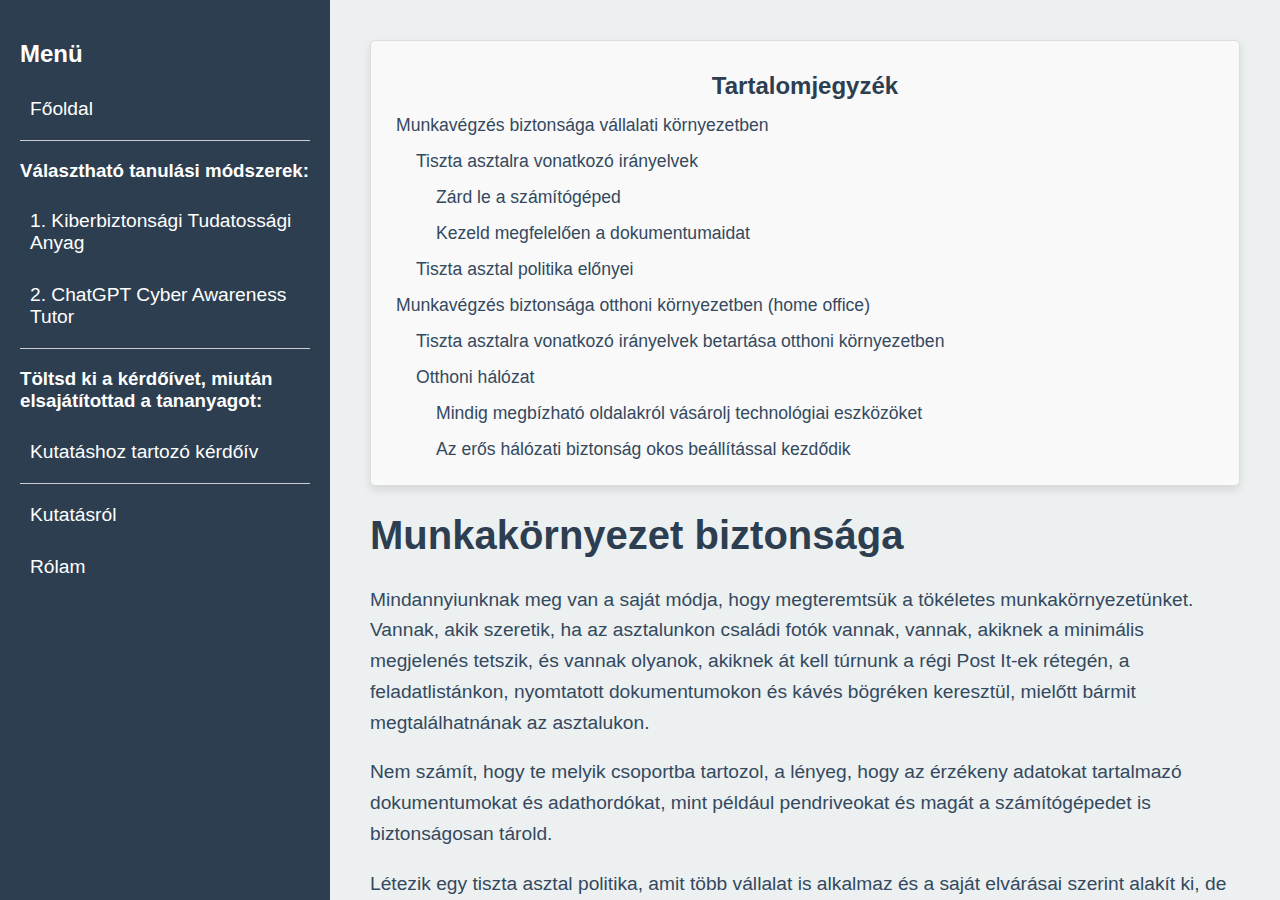
<file: awareness-training_work-environment.html>
<!DOCTYPE html>
<html lang="en">
<head>

    <!-- Google tag (gtag.js) -->
    <script async src="https://www.googletagmanager.com/gtag/js?id=G-TZT1EW1GNY"></script>
    <script>
        window.dataLayer = window.dataLayer || [];
        function gtag(){dataLayer.push(arguments);}
        gtag('js', new Date());

        gtag('config', 'G-TZT1EW1GNY');
    </script>
    
    <!-- Cloudflare Web Analytics -->
    <script defer src='https://static.cloudflareinsights.com/beacon.min.js' data-cf-beacon='{"token": "919420273ae440da86cebc139578bb29"}'>
    </script>
    <!-- End Cloudflare Web Analytics -->

    <link rel="stylesheet" href="awareness-training-style.css">

    <meta charset="UTF-8">
    <meta name="viewport" content="width=device-width, initial-scale=1.0">
    <meta name="description" content="Welcome to my GitHub Pages site">
    <meta name="author" content="Your Name">
    <title>Munkakörnyezet biztonsága | Kiberbiztonsági Tudatosság</title>
</head>
<body>

    <div class="container">
        <!-- Left side floating menu -->
        <div class="menu">
            <h2>Menü</h2>
            <a href="index.html">Főoldal</a>
            <hr> <!-- Elválasztó vonal -->
            <h3>Választható tanulási módszerek:</h3> <!-- Cím -->
            <a href="awareness-training.html">1. Kiberbiztonsági Tudatossági Anyag</a>
            <a href="https://chatgpt.com/g/g-dtX6oPxpB-cyber-awareness-tutor">2. ChatGPT Cyber Awareness Tutor</a>
            <hr> <!-- Másik elválasztó vonal -->
            <h3>Töltsd ki a kérdőívet, miután elsajátítottad a tananyagot:</h3> <!-- Cím -->
            <a href="https://forms.office.com/Pages/ResponsePage.aspx?id=SLszAZD3YEWmTaxGpHL7vBLHMQZ1_nBIvK2gJZeGPF1UQ0hQNzJXN1gxNEIzODdTNzFDS1hKREs2NS4u">Kutatáshoz tartozó kérdőív</a>
            <hr>
            <a href="research.html">Kutatásról</a>
            <a href="about.html">Rólam</a>
        </div>

        <!-- Right side main content -->
        <div class="content" id="content">

            <div class="table-of-contents" id="table-of-contents">
                <h1>Tartalomjegyzék</h1>
            </div>
            
            <h1>Munkakörnyezet biztonsága</h1>

            <p>Mindannyiunknak meg van a saját módja, hogy megteremtsük a tökéletes munkakörnyezetünket. Vannak, akik szeretik, ha az asztalunkon családi fotók vannak, vannak, akiknek a minimális megjelenés tetszik, és vannak olyanok, akiknek át kell túrnunk a régi Post It-ek rétegén, a feladatlistánkon, nyomtatott dokumentumokon és kávés bögréken keresztül, mielőtt bármit megtalálhatnának az asztalukon.</p>
            <p>Nem számít, hogy te melyik csoportba tartozol, a lényeg, hogy az érzékeny adatokat tartalmazó dokumentumokat és adathordókat, mint például pendriveokat és magát a számítógépedet is biztonságosan tárold.</p>
            <p>Létezik egy tiszta asztal politika, amit több vállalat is alkalmaz és a saját elvárásai szerint alakít ki, de általánosságban ezek az irányelvek azt határozzák meg, hogy az alkalmazottaknak miként kell otthagyniuk az asztalukat és a munkakörnyezetüket a nap végén, vagy bármikor, amikor elhagyják azt.</p>
            <p>A múltban a tiszta asztalra vonatkozó szabályok végrehajtása a vezetőség döntése volt. Ma ezeket a szabályokat egyre inkább az információbiztonsági megfelelésre vonatkozó előírások motiválják, mint például az ISO 27001.</p>
            <p>Az irányelvek célja, hogy elősegítsék a vállalati információbiztonságot, megvédjék az érzékeny adatokat, de ezeket és egyéb más irányelveket a vállalati környezeten felül otthoni környezetben is érdemes alkalmazni.</p>

            <h2>Munkavégzés biztonsága vállalati környezetben</h2>

            <p>A legtöbb vállalati dokumentum titoktartást igényel, és az irodában mindenki olyan dokumentumokat kezel, amelyek fontos és gyakran bizalmas információkat, például személyes adatokat tartalmaznak.</p>
            <p>Ez azt jelenti, hogy az irodában mindenkinek meg kell védenie a dokumentumokat és az adatokat az illetéktelen hozzáféréstől, mind belsős munkavégzőktől, mind kívülállóktól.</p>

            <h3>Tiszta asztalra vonatkozó irányelvek</h3>

            <p>A tiszta asztal politika egy információbiztonsági protokoll, aminek a lényege, hogy ne hagyjunk az asztalon fontos iratokat, ha nem vagyunk ott.</p>
            <p>A tiszta asztal politikát az elővigyázatosabb, tudatosabb cégek igyekeznek minél hatékonyabban beépíteni a céges kultúrájukba. Az irányelv alap elvárásait a saját követelményeik szerint alakítják ki, ezért minden esetben a vállalati követelményeknek megfelelően járj el.</p>
            <p>A következőkben a tiszta asztal politika főbb irányelveivel ismerkedhetsz meg.</p>

            <h4>Zárd le a számítógéped</h4>

            <p>Ha lezáratlanul hagyod a gépedet, boldog-boldogtalan hozzáfér a cuccaidhoz. A kollégáid lehet megviccelnek 1-2 vicces üzenettel, átállítják az egér vagy billentyűzet beállításaidat vagy elforgatják a képernyődet. Ha viszont illetéktelen kezekbe kerül a laptop, akkor bárki hozzáfér a személyes adataidhoz, gépeden lévő fájlokhoz, beleolvashat a munkahelyi levelezésedbe. Ez különösen akkor fontos, ha olyan adatokkal dolgozol, ami bizalmas információkat tartalmaz, mert ezeket bárki kimásolhatja, módosíthatja, sőt még törölheti is. Nem lenne jó, ha ezt mindenki a saját kárán tanulná meg.</p>
            <p>Ha a számítógépedet akár csak rövid időre is őrizetlenül hagyod, le kell zárnod. A laptopodat egy nagyon egyszerű mozdulattal le tudod zárni, így ez könnyen a rutinod részévé válhat. A gép lezárásához egyszerre nyomd le a Windows + L billentyűkombinációt.</p>
            <p>A lezárt géphez így már csak a jelszó vagy PIN kód tudatában lehet hozzáférni, azaz nem lehet minket megviccelni, és az adataink sem kerülnek illetéktelenek kezébe.</p>

            <h4>Kezeld megfelelően a dokumentumaidat</h4>

            <p>Mindig zárd el a papír alapú dokumentumaidat vagy az elektronikus adattárolóidat a nap végén vagy amennyiben már nem használod azokat. Figyelj arra is, hogy a nyomtatókból, fénymásolókból és faxokból kijövő dokumentumokat se hagyd az eszközökben őrizetlenül. A nap végén pedig pakolj el az asztalodról.</p>
            <p>Ezen szabály betartása segíti csökkenteni annak kockázatát, hogy érzékeny információk felügyelet nélkül és jól látható helyen maradjanak.</p>

            <h3>Tiszta asztal politika előnyei</h3>

            <p>Az asztalok tisztántartása magába foglalja, hogy az iroda tiszta, professzionálisnak tűnik, de nem ez az elsődleges célja, bár ez sem rossz előny. Szóval akkor mik az előnyei a szabályok betartásának?</p>
            <p>A tiszta asztal irányelv legkézenfekvőbb előnye, hogy megakadályozza, hogy az érzékeny információkat olyan helyen tárolj, ahol mindenki láthatja őket. Ezen felül pedig segít megfelelni az ISO 27001 követelményeinek.</p>
            <p>A tiszta asztal szabály támogatja, hogy a dolgozók a jelszavakat soha ne írják fel a Post It jegyzetekre. A jelszótárolást jelszókezelők használatával kell megoldani.</p>
            <p>Ezzel együtt a tiszta asztal szabály pozitívabb helyet teremt a munkához, mert azt eredményezi, hogy az irodahelyiségek rendezetté válnak. Eltűnik a bosszantó rendetlenség és megakadályozza a papírokhegyek kialakulását.</p>

            <h2>Munkavégzés biztonsága otthoni környezetben (home office)</h2>

            <p>Úgy gondolom, ha otthonról dolgozunk (home officeban) legtöbben hajlamosak vagyunk egyszerűen elsétálni a gépünktől. Egyszerűbb nem lezárni a gépet, amikor kiugrunk a mosdóba vagy a konyhába elkészíteni egy kávét, hiszen macerás lenne újra és újra beírni a jelszavunkat és az otthoniak úgysem tudnak mit kezdeni a gépünkkel és a rajta lévő adatokkal.</p>
            <p>Ha otthonról dolgozol, akkor is a vállalattól kapott munkaeszközödet használod és bizalmas adatokon dolgozol, csak úgy, mintha az irodában lennél, így az otthoni munkavégzés során is kövesd ugyanazokat a biztonsági szabályokat és eljárásokat, amik a vállalati környezetben is érvényesek.</p>

            <h3>Tiszta asztalra vonatkozó irányelvek betartása otthoni környezetben</h3>

            <p>Az otthoni munkavégzés során is érdemes megtartani a vállalati irodában megtanult jó szokásaidat és lezárni a géped, illetve elrakni a papír alapú dokumentumaidat és digitális adathordozóidat. Ha lezáratlanul hagyjuk a gépünket, boldog-boldogtalan hozzáfér a cuccainkhoz, egy kisgyerek, háziállat vagy a szobanövény véletlen félrenyomhat valamit.</p>
            <p>Tedd meg a megfelelő óvintézkedéseket, annak érdekében, hogy megvédd az irodából kihozott eszközöket a lopástól, sérüléstől vagy visszaéléstől. Otthon is alakíts ki egy fizikailag védett / zárható helyet a munkaeszközeidnek. A laptop a tiéd, ne engedd senkinek az otthonodban, hogy használják azt.</p>
            <p>Ne egyél és igyál közvetlen a laptopod mellett. Véletlenül rálöttyen valami, és lehet, hogy még használhatatlanná is válhat az eszköz.</p>
            <p>Ha nem otthonról, hanem valamilyen más nyilvános helyen dolgozol, legyél óvatos azzal kapcsolatban, hogy ki hallhatja a hívásaid vagy láthatja a képernyőd. Próbálj olyan helyre ülni, ahol nincsenek sokan, illetve használj betekintésgátlót a képernyődön. A betekintésgátló vagy másnéven privacy filter egy olyan fólia, ami a képernyőkre illesztve megakadályozza, hogy valaki oldalról rálásson a készülék kijelzőjére. Egy ilyen sötétített üvegfólia megakadályozza, hogy jobbról vagy balról beláthassák a mobilod vagy laptopod kijelzőjét, így mások számára teljesen rejtve marad az eszközödön való tevékenységed. A kijelzőt csak szemből lehet látni a fóliának hála, így a melletted vagy mögötted lévő embereknek már nem lesz rálátásuk.</p>

            <h3>Otthoni hálózat</h3>

            <p>Ebben a részben a biztonságos otthoni hálózat kialakításának témakörébe merülünk bele, az eszközök integrálására és megfelelő konfigurálására összpontosítva. Útmutatást kapsz arról, hogy milyen lépéseket kell tenned az eszközök biztonsága érdekében, és hogy miért legyél nagyon óvatos az olyan forrásokból történő vásárlásokkal, amelyek esetleges biztonsági kockázatot jelenthetnek.</p>

            <h4>Mindig megbízható oldalakról vásárolj technológiai eszközöket</h4>

            <p>A nem megbízható forrásból rendelt eszközök rosszindulatú és/vagy kémprogramokat tartalmazhatnak, amelyek megfertőzhetik a hálózaton lévő más eszközöket, és olyan érzékeny adatokat gyűjthetnek, mint a bejelentkezési adatok, banki adatok, élő kameraképek és egyéb személyes és magánjellegű információk.</p>
            <p>Mindig ellenőrizd a webhelyet, hogy jó hírű-e, és olvasd el más emberek véleményét is, akik ugyanazt az eszközt vásárolták, mint amit te is tervezel. Ha egy kicsit több időt szánsz a vélemények átnézésére, vagy egy kicsit több pénzt egy jobb minőségű eszköz megvásárlására, az hosszú távon sokat segíthet.</p>

            <h4>Az erős hálózati biztonság okos beállítással kezdődik</h4>

            <h5>Router elhelyezése</h5>

            <p>Ha lehetséges, a routert az otthon közepén helyezd el. A routerek minden irányba küldik a vezeték nélküli jeleket, ezért a router stratégiai elhelyezése egy központi helyen segít abban, hogy a kapcsolat az otthonod határain belül maradjon. Bónuszként valószínűleg ez biztosítja a legjobb kapcsolatminőséget is a házad összes pontján.</p>

            <h5>Router beállításai</h5>

            <p>Először is változtasd meg az otthoni hálózat alapértelmezett nevét (SSID) valami egyedire. Kerüld a személyes adatok megadását, és használj közönséges nevet a hackerek elriasztása érdekében. A hálózatodat el is tudod rejteni. Ha kikapcsolod a Broadcast SSID-t, a WiFi hálózatod nem fog látszódni az elérhető hálózatok listájában, viszont a WiFi kapcsolat ugyanúgy él, csak manuálisan tudsz csatlakozni hozzá.</p>
            <p>Folytasd a router alapértelmezett jelszavának lecserélésével egy megbízható jelszóra, amely kis- és nagybetűk, számok és szimbólumok keverékét tartalmazza. A nagyobb biztonság érdekében ezt a jelszót rendszeresen változtasd meg.</p>
            <p>Állítsd át a Wi-Fi jelszót az alapértelmezettről, és engedélyezd a biztonságos böngészést.</p>
            <p>Rendszeresen frissítsd a router vezérlőszoftverét a sebezhetőségek javítása és az új fenyegetések elleni védelem érdekében. A frissítésekről a gyártó weboldalán tájékozódhatsz.</p>
            <p>Erősítsd meg a Wi-Fi titkosítást a WPA 2 vagy WPA 3 titkosítás engedélyezésével a hálózatodon, hogy megvédd az adataidat az illetéktelen hozzáféréstől. A WiFi-hez való csatlakozáshoz különböző hitelesítési protokollok léteznek. Jelenleg a legbiztonságosabb a WPA 2 és a WPA 3. Ezt a beállítást a router admin paneljében ellenőrizheted vagy módosíthatod, általában a "Biztonság" menüpont alatt.</p>
            <p>Használj virtuális magánhálózatot (VPN) az adatok titkosításához és az IP-cím elrejtéséhez, így növelve az online adatvédelmet és biztonságot. Ha magánéletében VPN-t szeretnél használni, mi a Proton VPN-t, az IVPN-t vagy a Mullvadot ajánljuk.</p>

            <div class="button">
                <a href="awareness-training_internet-and-emails.html" class="link-button">▼ Biztonságos internet- és e-mail használat</a>
            </div>

            <button onclick="topFunction()" id="myBtn" title="Go to top">▲</button>

        </div>
    </div>

    <script>
        // Get the button and the target container
        const mybutton = document.getElementById("myBtn");
        const contentDiv = document.getElementById("content");
    
        // Add a scroll event listener to the specific div
        contentDiv.onscroll = function () {
            scrollFunction();
        };
    
        function scrollFunction() {
            if (contentDiv.scrollTop > 20) { // Check the scroll position of the div
                mybutton.style.display = "block"; // Show button when scrolled 20px down
            } else {
                mybutton.style.display = "none"; // Hide button otherwise
            }
        }
    
        // Scroll to the top of the specific div on button click
        function topFunction() {
            contentDiv.scroll({ top: 0, behavior: "smooth" }); // Smooth scroll to top
        }


        document.addEventListener('DOMContentLoaded', function () {
            const content = document.getElementById('content');
            const toc = document.getElementById('table-of-contents');

            const headers = content.querySelectorAll('h2, h3, h4');
            headers.forEach(header => {
                // Leave "Tartalomjegyzék" out
                if (header.textContent.trim().toLowerCase() === 'tartalomjegyzék') {
                    return;
                }

                const link = document.createElement('a');
                const id = header.textContent.replace(/\s+/g, '-').toLowerCase();
                header.id = id;
                link.href = `#${id}`;
                link.textContent = header.textContent;

                // Defining the levels based on the header tags
                const level = parseInt(header.tagName[1], 10); // h2 = 2, h3 = 3, stb.

                // Only applying indentation from H3 and below
                if (level > 2) {
                    link.style.marginLeft = `${(level - 2) * 20}px`;
                }

                toc.appendChild(link);
            });
        });
    </script>

</body>
</html>
</file>
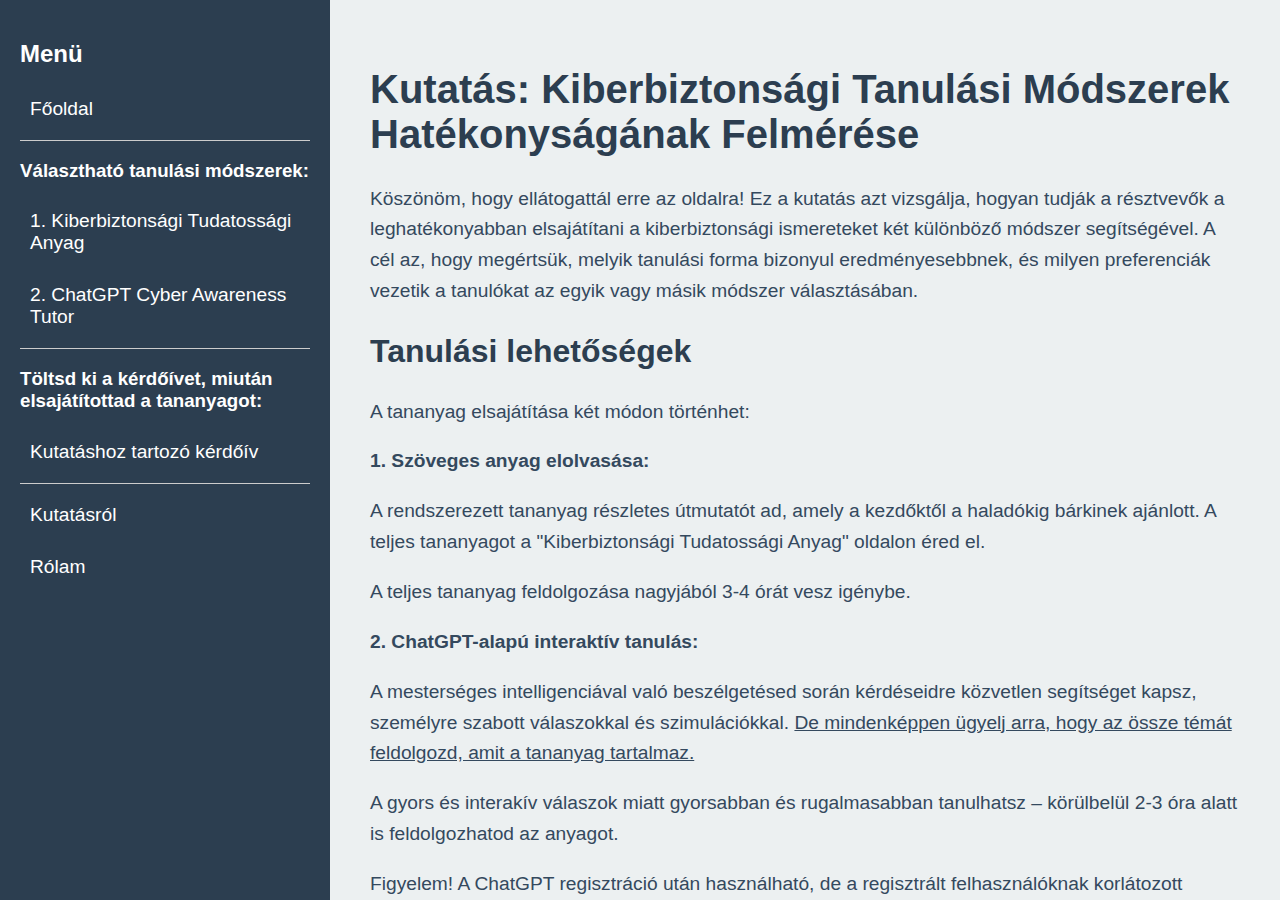
<file: research.html>
<!DOCTYPE html>
<html lang="en">
<head>

    <!-- Google tag (gtag.js) -->
    <script async src="https://www.googletagmanager.com/gtag/js?id=G-TZT1EW1GNY"></script>
    <script>
        window.dataLayer = window.dataLayer || [];
        function gtag(){dataLayer.push(arguments);}
        gtag('js', new Date());

        gtag('config', 'G-TZT1EW1GNY');
    </script>

    <!-- Cloudflare Web Analytics -->
    <script defer src='https://static.cloudflareinsights.com/beacon.min.js' data-cf-beacon='{"token": "919420273ae440da86cebc139578bb29"}'>
    </script>
    <!-- End Cloudflare Web Analytics -->

    <link rel="stylesheet" href="awareness-training-style.css">

    <meta charset="UTF-8">
    <meta name="viewport" content="width=device-width, initial-scale=1.0">
    <meta name="description" content="Welcome to my GitHub Pages site">
    <meta name="author" content="Your Name">
    <title>Kutatásról | Kiberbiztonsági Tudatosság</title>
</head>
<body>
    <div class="container">
        <!-- Left side floating menu -->
        <div class="menu">
            <h2>Menü</h2>
            <a href="index.html">Főoldal</a>
            <hr> <!-- Elválasztó vonal -->
            <h3>Választható tanulási módszerek:</h3> <!-- Cím -->
            <a href="awareness-training.html">1. Kiberbiztonsági Tudatossági Anyag</a>
            <a href="https://chatgpt.com/g/g-dtX6oPxpB-cyber-awareness-tutor">2. ChatGPT Cyber Awareness Tutor</a>
            <hr> <!-- Másik elválasztó vonal -->
            <h3>Töltsd ki a kérdőívet, miután elsajátítottad a tananyagot:</h3> <!-- Cím -->
            <a href="https://forms.office.com/Pages/ResponsePage.aspx?id=SLszAZD3YEWmTaxGpHL7vBLHMQZ1_nBIvK2gJZeGPF1UQ0hQNzJXN1gxNEIzODdTNzFDS1hKREs2NS4u">Kutatáshoz tartozó kérdőív</a>
            <hr>
            <a href="">Kutatásról</a>
            <a href="about.html">Rólam</a>
        </div>

        <!-- Right side main content -->
        <div class="content" id="content">

            <h1>Kutatás: Kiberbiztonsági Tanulási Módszerek Hatékonyságának Felmérése</h1>
            <p>Köszönöm, hogy ellátogattál erre az oldalra! Ez a kutatás azt vizsgálja, hogyan tudják a résztvevők a leghatékonyabban elsajátítani a kiberbiztonsági ismereteket két különböző módszer segítségével. A cél az, hogy megértsük, melyik tanulási forma bizonyul eredményesebbnek, és milyen preferenciák vezetik a tanulókat az egyik vagy másik módszer választásában.</p>

            <h2>Tanulási lehetőségek</h2>
            <p>A tananyag elsajátítása két módon történhet:</p>
            <p><b>1. Szöveges anyag elolvasása:</b></p>
            <p>A rendszerezett tananyag részletes útmutatót ad, amely a kezdőktől a haladókig bárkinek ajánlott. A teljes tananyagot a "Kiberbiztonsági Tudatossági Anyag" oldalon éred el.</p>
            <p>A teljes tananyag feldolgozása nagyjából 3-4 órát vesz igénybe.</p>
            
            <p><b>2. ChatGPT-alapú interaktív tanulás:</b></p>
            <p>A mesterséges intelligenciával való beszélgetésed során kérdéseidre közvetlen segítséget kapsz, személyre szabott válaszokkal és szimulációkkal. <u>De mindenképpen ügyelj arra, hogy az össze témát feldolgozd, amit a tananyag tartalmaz.</u></p>
            <p>A gyors és interakív válaszok miatt gyorsabban és rugalmasabban tanulhatsz – körülbelül 2-3 óra alatt is feldolgozhatod az anyagot.</p>
            <p>Figyelem! A ChatGPT regisztráció után használható, de a regisztrált felhasználóknak korlátozott hozzáférésük van az egyéni GPT-khez, ami idő- vagy válaszlimitekben nyilvánul meg.</p>

            <h2>Hogyan tudsz hozzájárulni?</h2>
            <p>Kérlek, vegyél részt a felmérésben, amely személyes adatok megadása nélkül történik, és csupán arra fókuszál, hogy:</p>
            <ul>
                <li>Melyik tanulási módot választod (strukturált olvasás vagy interaktív beszélgetés).</li>
                <li>Mennyire sikerül a tananyagot elsajátítanod az adott módszerrel.</li>
            </ul>

            <h2>Miért fontos a kutatás?</h2>
            <p>A kapott eredmények segítenek abban, hogy a jövőben még hatékonyabb kiberbiztonsági képzési anyagokat fejleszthessünk, amelyek igazodnak a tanulók eltérő igényeihez és preferenciáihoz.</p>
            <p>Támogatásod nagyban hozzájárul egy modern, biztonságosabb digitális környezet kialakításához!</p>

            <h2>Kérlek, járulj hozzá kutatásomhoz!</h2>
            <p>A kutatás célja annak felmérése, hogy a kiberbiztonsági anyagok elsajátítása melyik módszerrel bizonyul hatékonyabbnak. Kérlek, szánj rá néhány percet, és töltsd ki a felmérést, amely segít abban, hogy a jövőben még jobb oktatási anyagokat tudjunk készíteni.</p>

            <p>A kérdőívet a baloldali menüben a "Kutatáshoz tartozó kérdőív" menüpont alatt találod.</p>

            <p>Köszönöm a segítségedet!</p>

            <button onclick="topFunction()" id="myBtn" title="Go to top">▲</button>

        </div>

    </div>

    <script>
        // Get the button and the target container
        const mybutton = document.getElementById("myBtn");
        const contentDiv = document.getElementById("content");
    
        // Add a scroll event listener to the specific div
        contentDiv.onscroll = function () {
            scrollFunction();
        };
    
        function scrollFunction() {
            if (contentDiv.scrollTop > 20) { // Check the scroll position of the div
                mybutton.style.display = "block"; // Show button when scrolled 20px down
            } else {
                mybutton.style.display = "none"; // Hide button otherwise
            }
        }
    
        // Scroll to the top of the specific div on button click
        function topFunction() {
            contentDiv.scroll({ top: 0, behavior: "smooth" }); // Smooth scroll to top
        }
    </script>

</body>

</html>
</file>
<file: awareness-training-style.css>
body {
    margin: 0;
    padding: 0;
    font-family: Arial, sans-serif;
}

/* Overall layout: two columns */
.container {
    display: flex;
    height: 100vh;
}

/* Left side menu */
.menu {
    width: 25%;
    background-color: #2c3e50;
    padding: 20px;
    box-shadow: 2px 0 5px rgba(0, 0, 0, 0.1);
    color: white;
}

.menu h2 {
    color: white;
    font-size: 1.5em;
    margin-bottom: 20px;
}

.menu a {
    display: block;
    color: white;
    text-decoration: none;
    font-size: 1.2em;
    margin: 10px 0;
    padding: 10px;
    border-radius: 5px;
}

.menu a:hover {
    background-color: #34495e;
}

hr {
    border: none;
    border-top: 1px solid #ccc;
    margin: 10px 0;
}

/* Right side content */
.content {
    width: 75%;
    padding: 40px;
    background-color: #ecf0f1;
    overflow-y: auto;
}

.content h1 {
    color: #2c3e50;
    font-size: 2.5em;
}

.content h2 {
    color: #2c3e50;
    font-size: 2em;
}

.content h3 {
    color: #2c3e50;
    font-size: 1.75em;
}

.content h4 {
    color: #2c3e50;
    font-size: 1.5em;
}

.content h5 {
    color: #2c3e50;
    font-size: 1.25em;
}

.content h1 h2 h3 h4 h5{
    color: #2c3e50;
    font-weight: bold;
    margin-top: 0.5em;
    margin-bottom: 0.5em;
}

.content p {
    color: #34495e;
    font-size: 1.2em;
    line-height: 1.6em;
}

ul,ol {
    margin: 0;
    padding-left: 20px;
    font-family: Arial, sans-serif;
    font-size: 1.2em;
    color: #34495e;
}

li {
    margin-bottom: 10px;
    padding-left: 10px;
    line-height: 1.5;
    position: relative;
}

li::before {
    color: #2c3e50;
    font-size: 1.2em;
    margin-right: 8px;
    vertical-align: middle;
}

.button {
    display: flex;
    justify-content: center;
    margin-top: 20px;
}

.link-button {
    display: inline-block;
    padding: 15px 25px;
    font-size: 1.2em;
    color: white;
    background-color: #2c3e50;
    text-decoration: none;
    border-radius: 5px;
    box-shadow: 0 4px 8px rgba(0, 0, 0, 0.2);
    transition: background-color 0.3s;
}

.link-button:hover {
    background-color: #34495e;
}

/* Gallery and modal styles */ 
.gallery { 
display: flex; 
justify-content: center; 
gap: 10px; 
margin-top: 20px; 
}

.gallery img {
height: 150px;
width: auto;
cursor: pointer;
border: 2px solid #ccc;
border-radius: 5px;
}

.gallery img:hover {
border-color: #555;
}

.modal { 
display: none; 
position: fixed; 
top: 0; 
left: 0; 
width: 100%; 
height: 100%; 
background: rgba(0, 0, 0, 0.8); 
justify-content: center; 
align-items: center; 
}

.modal img { 
max-width: 90%; 
max-height: 90%; 
border-radius: 10px; 
}

.modal:target { 
display: flex; 
}

.modal a { 
position: absolute; 
top: 20px; 
right: 20px; 
color: white; 
text-decoration: none; 
font-size: 24px; 
}

#myBtn {
    position: absolute;
    display: none;
    position: fixed;
    bottom: 20px;
    right: 30px;
    z-index: 99;
    font-size: 18px;
    border: none;
    outline: none;
    background-color: #2c3e50;
    color: white;
    cursor: pointer;
    padding: 15px;
    border-radius: 4px;
}

#myBtn:hover {
    background-color: #34495e;
}

/* Tartalomjegyzék konténer */
#table-of-contents {
    background-color: #f9f9f9;
    border: 1px solid #ddd;
    border-radius: 5px;
    padding: 15px;
    margin-bottom: 20px;
    font-family: Arial, sans-serif;
    box-shadow: 0 4px 8px rgba(0, 0, 0, 0.1);
}

#table-of-contents h1 {
    font-size: 1.5em;
    color: #2c3e50;
    margin-bottom: 10px;
    text-align: center;
}

/* Tartalomjegyzék linkek */
#table-of-contents a {
    display: block;
    margin: 5px 0;
    padding: 5px 10px;
    text-decoration: none;
    font-size: 1.1em;
    color: #34495e;
    border-radius: 3px;
    transition: background-color 0.3s ease;
}

#table-of-contents a:hover {
    background-color: #2c3e50;
    color: #fff;
}

/* Hierarchikus tagolás (ha ul/li-t használsz) */
#table-of-contents ul {
    list-style: none;
    padding-left: 10px;
}

#table-of-contents li {
    margin-bottom: 5px;
}

/* H2 vagy mélyebb szintek behúzása */
#table-of-contents a[data-level="2"] {
    margin-left: 10px;
}

#table-of-contents a[data-level="3"] {
    margin-left: 20px;
}

#table-of-contents a[data-level="4"] {
    margin-left: 30px;
}
</file>
